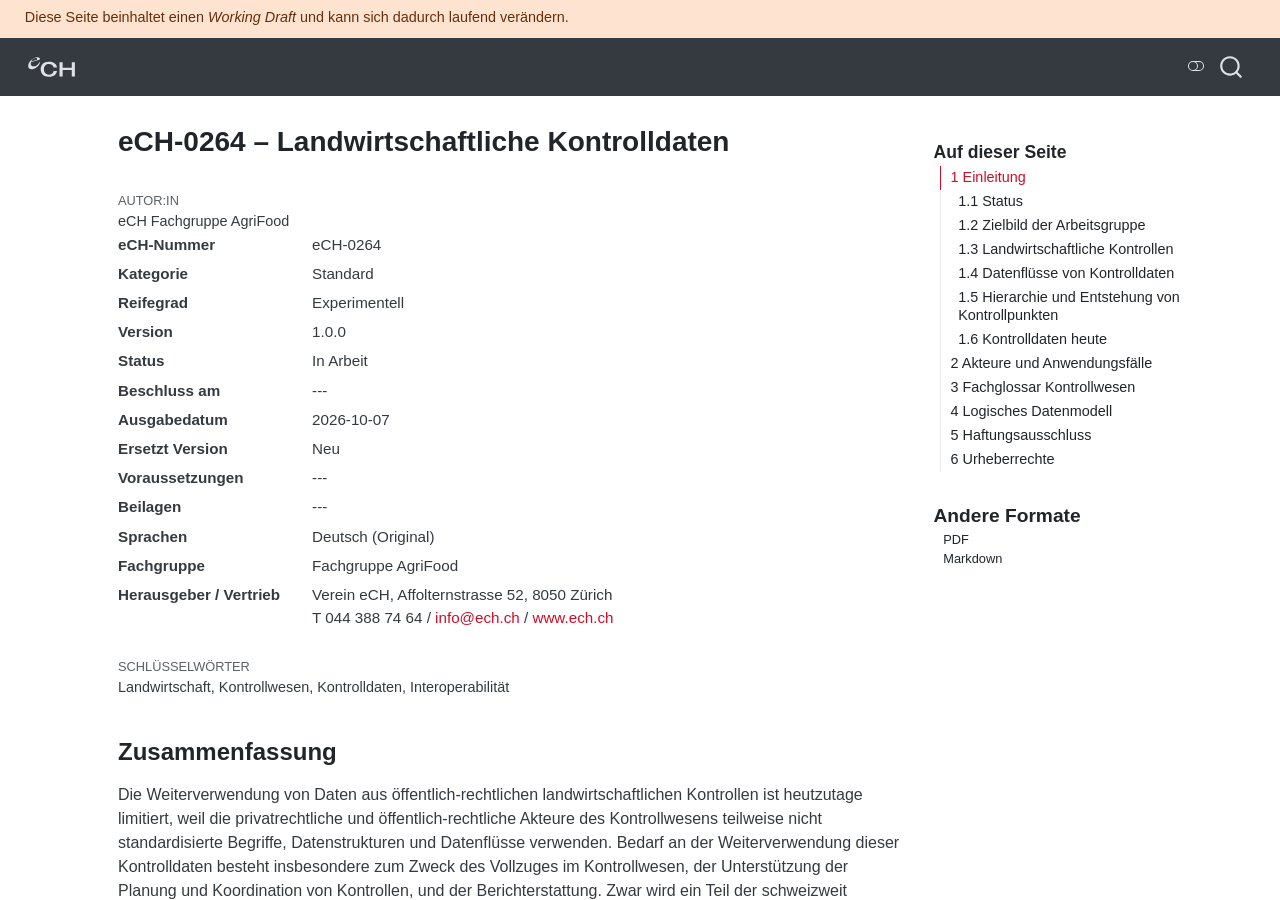
<file: index.html>
<html xmlns="http://www.w3.org/1999/xhtml">    
  <head>      
    <title>Redirect to de/index.html</title>      
    <meta http-equiv="refresh" content="0;URL='de/index.html'" />    
  </head>    
  <body> 
  </body>  
</html>
</file>
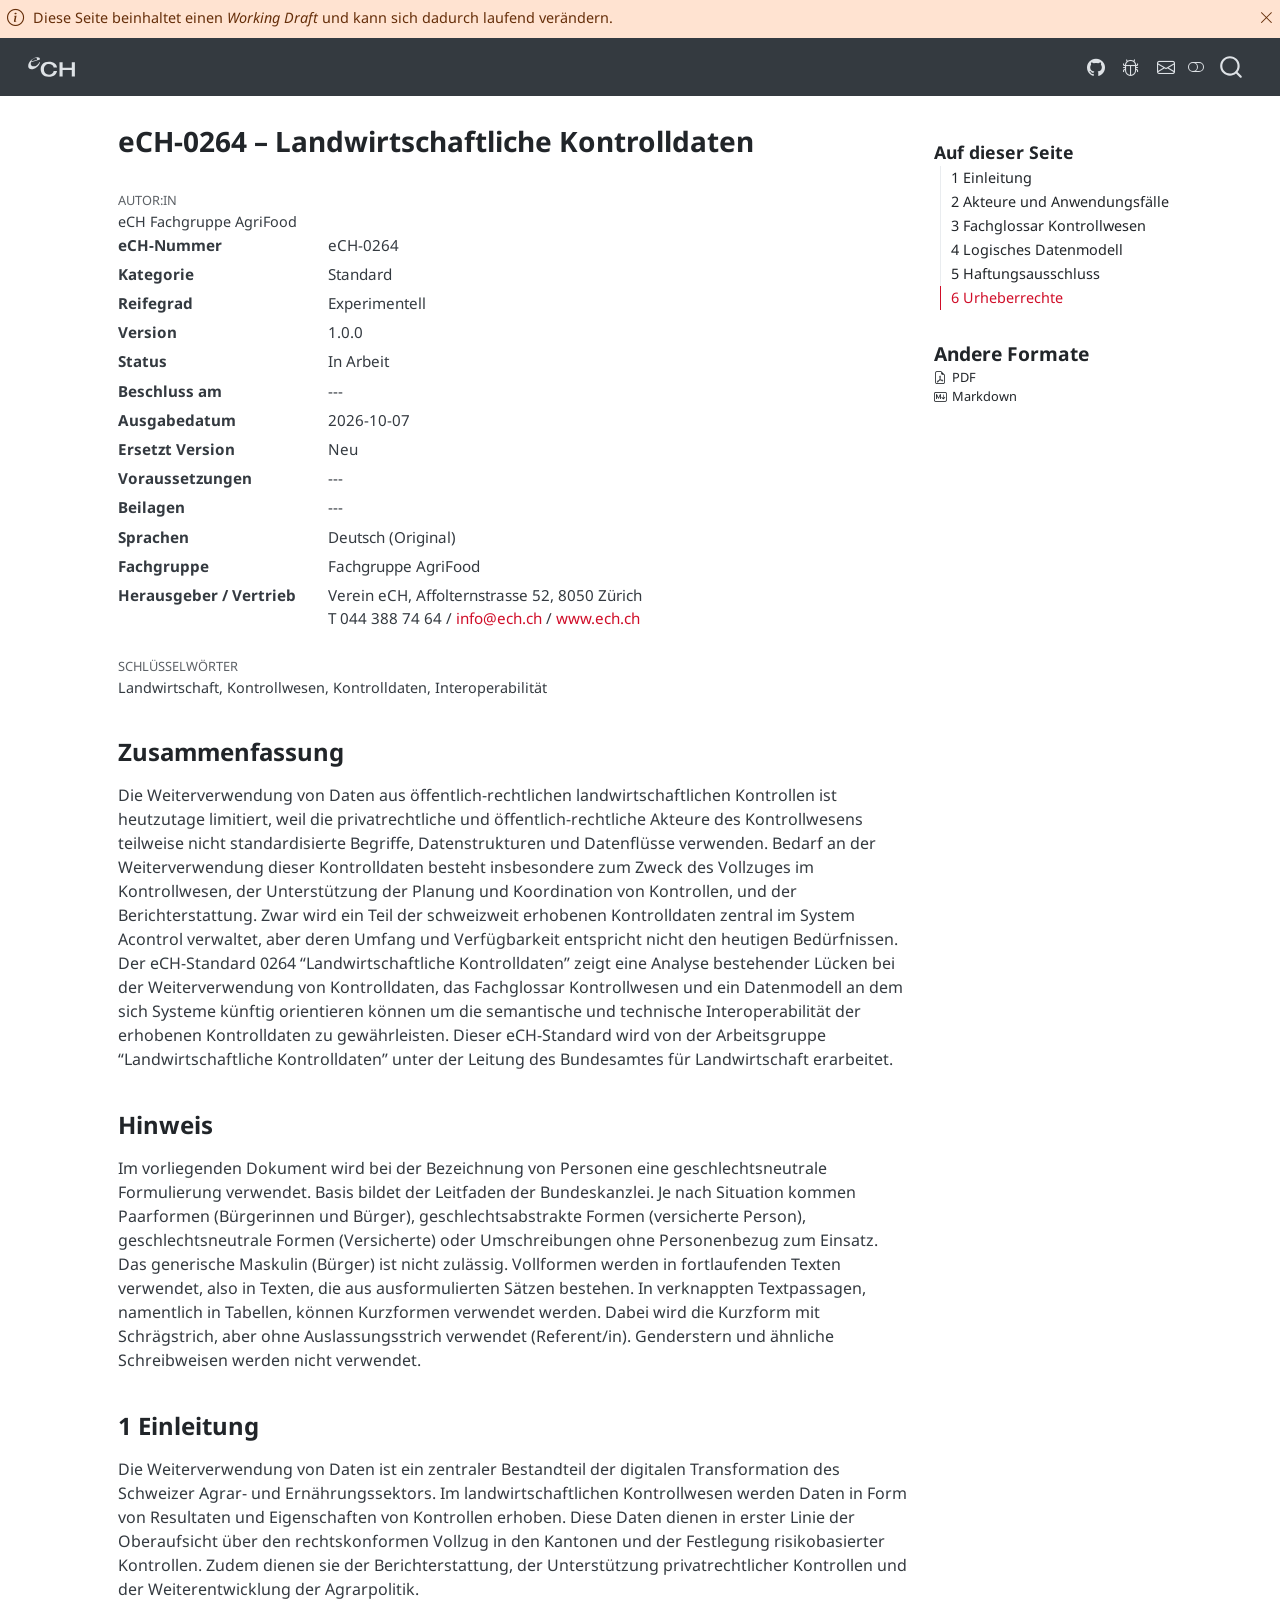
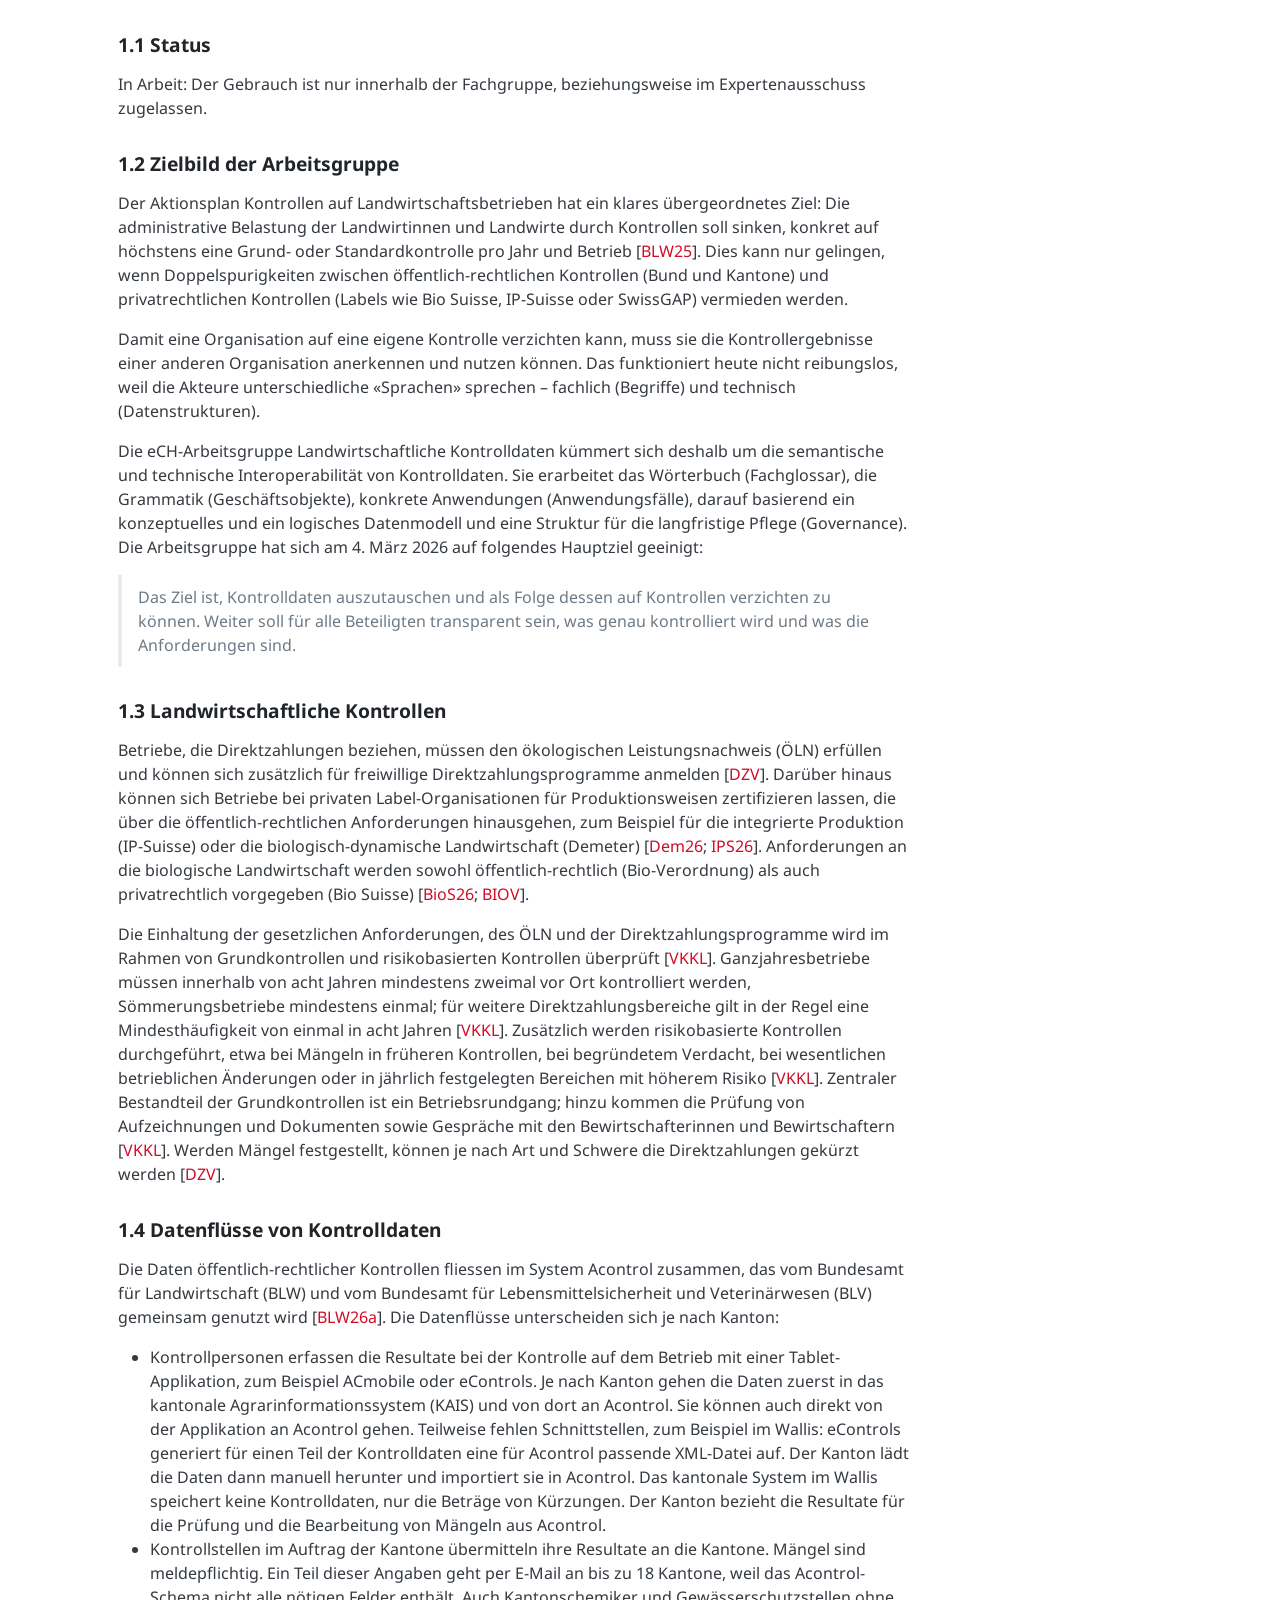
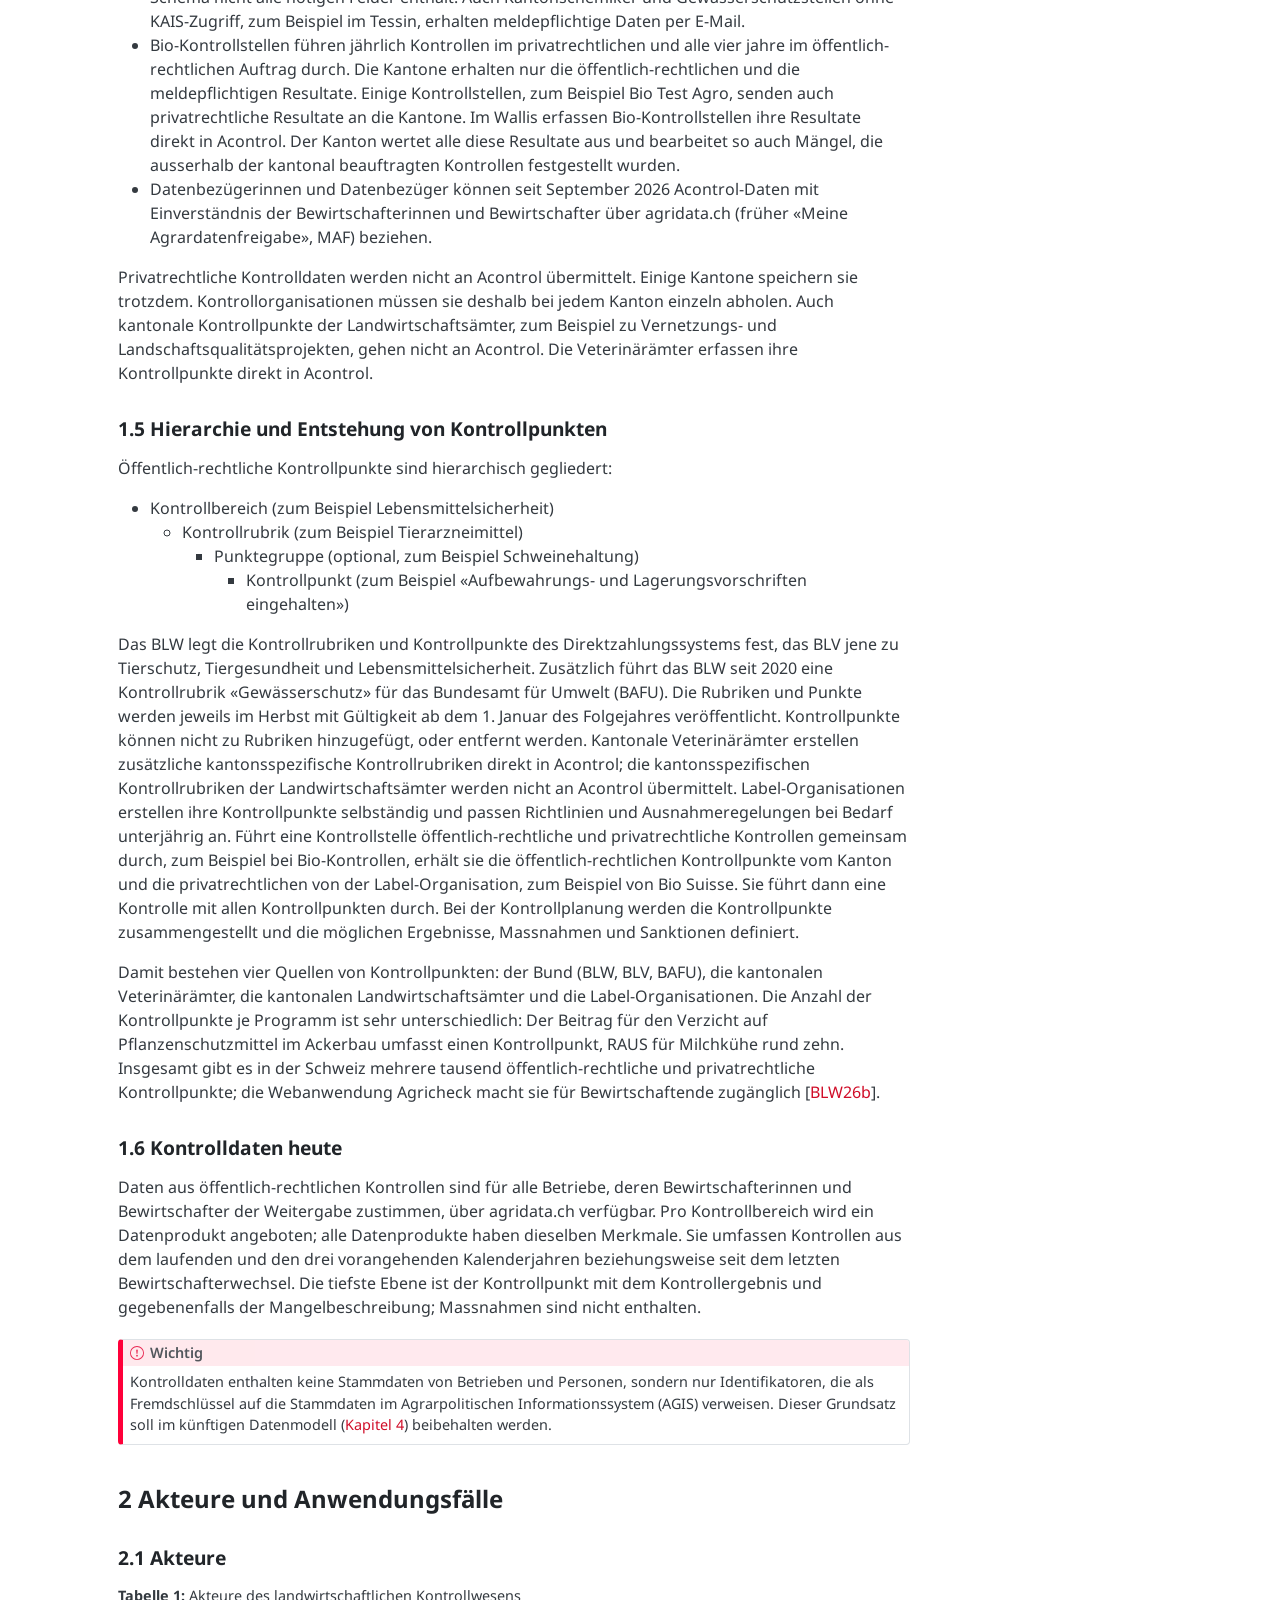
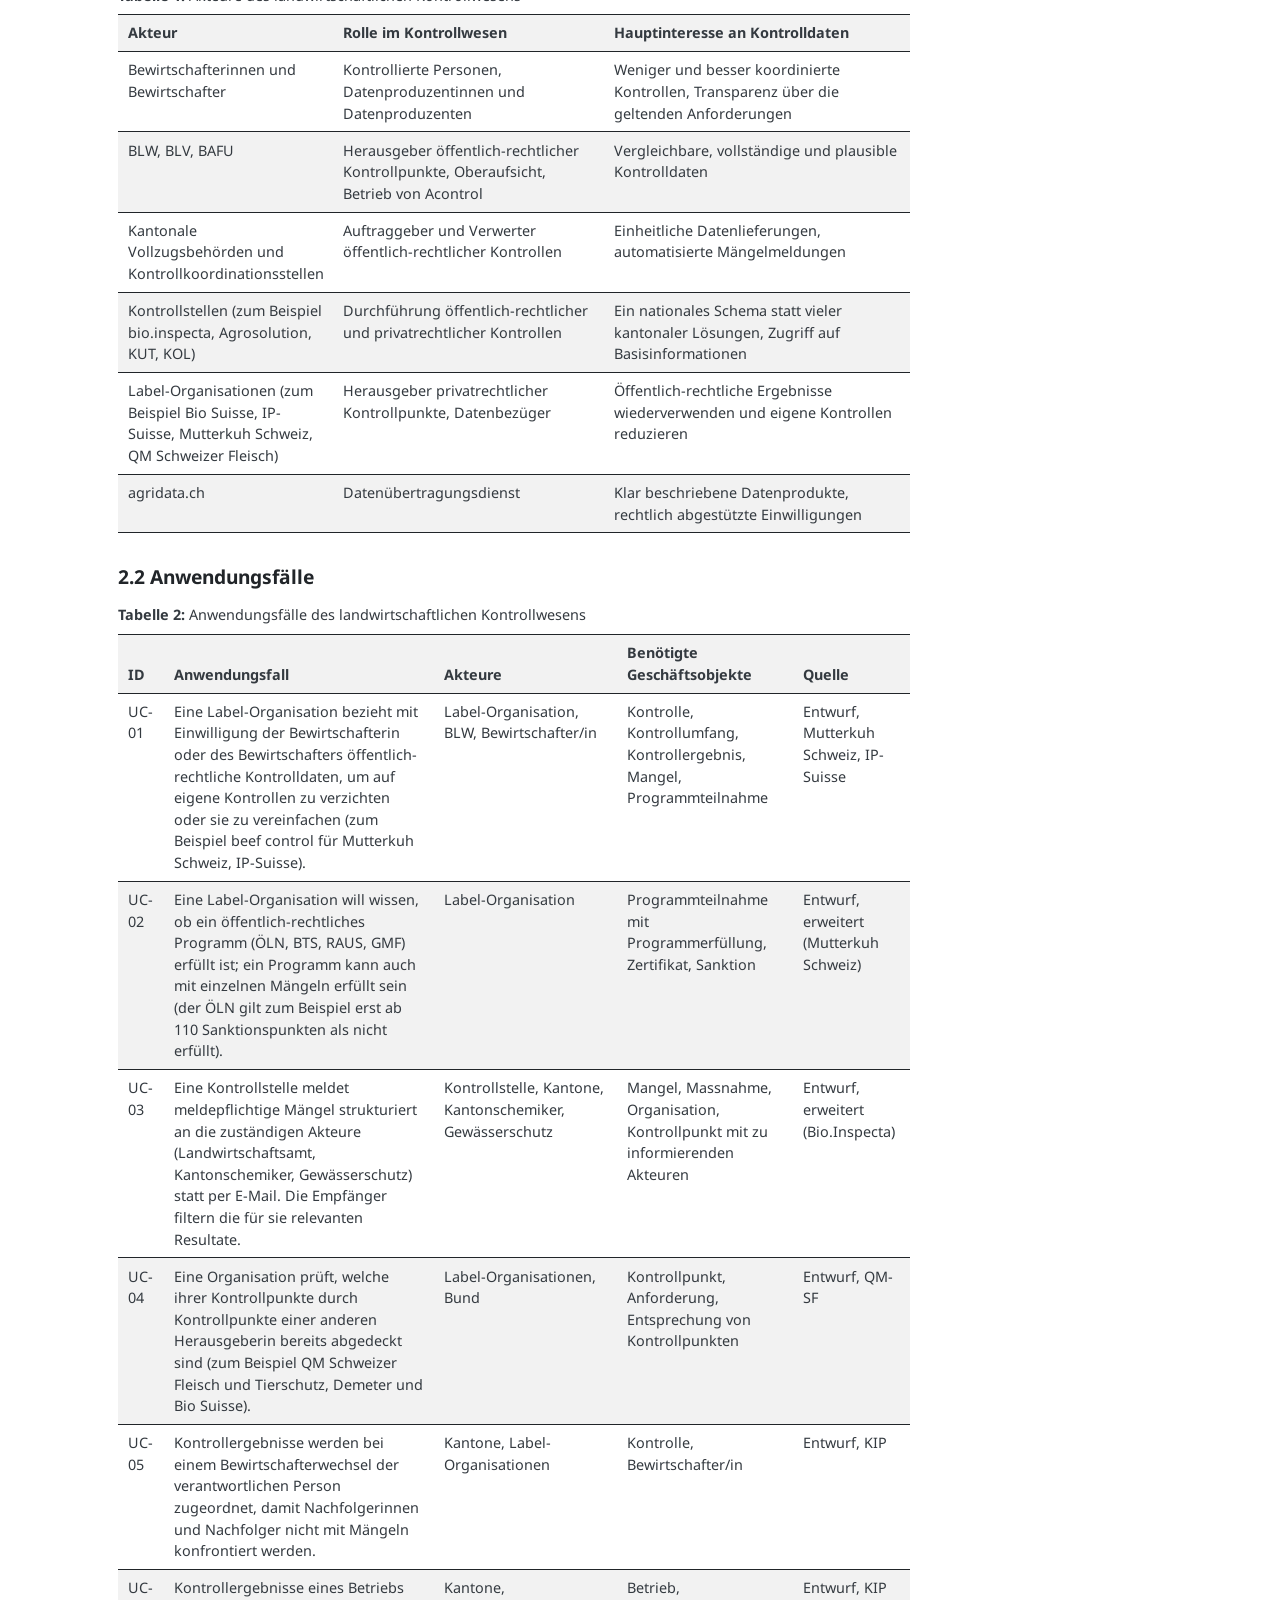
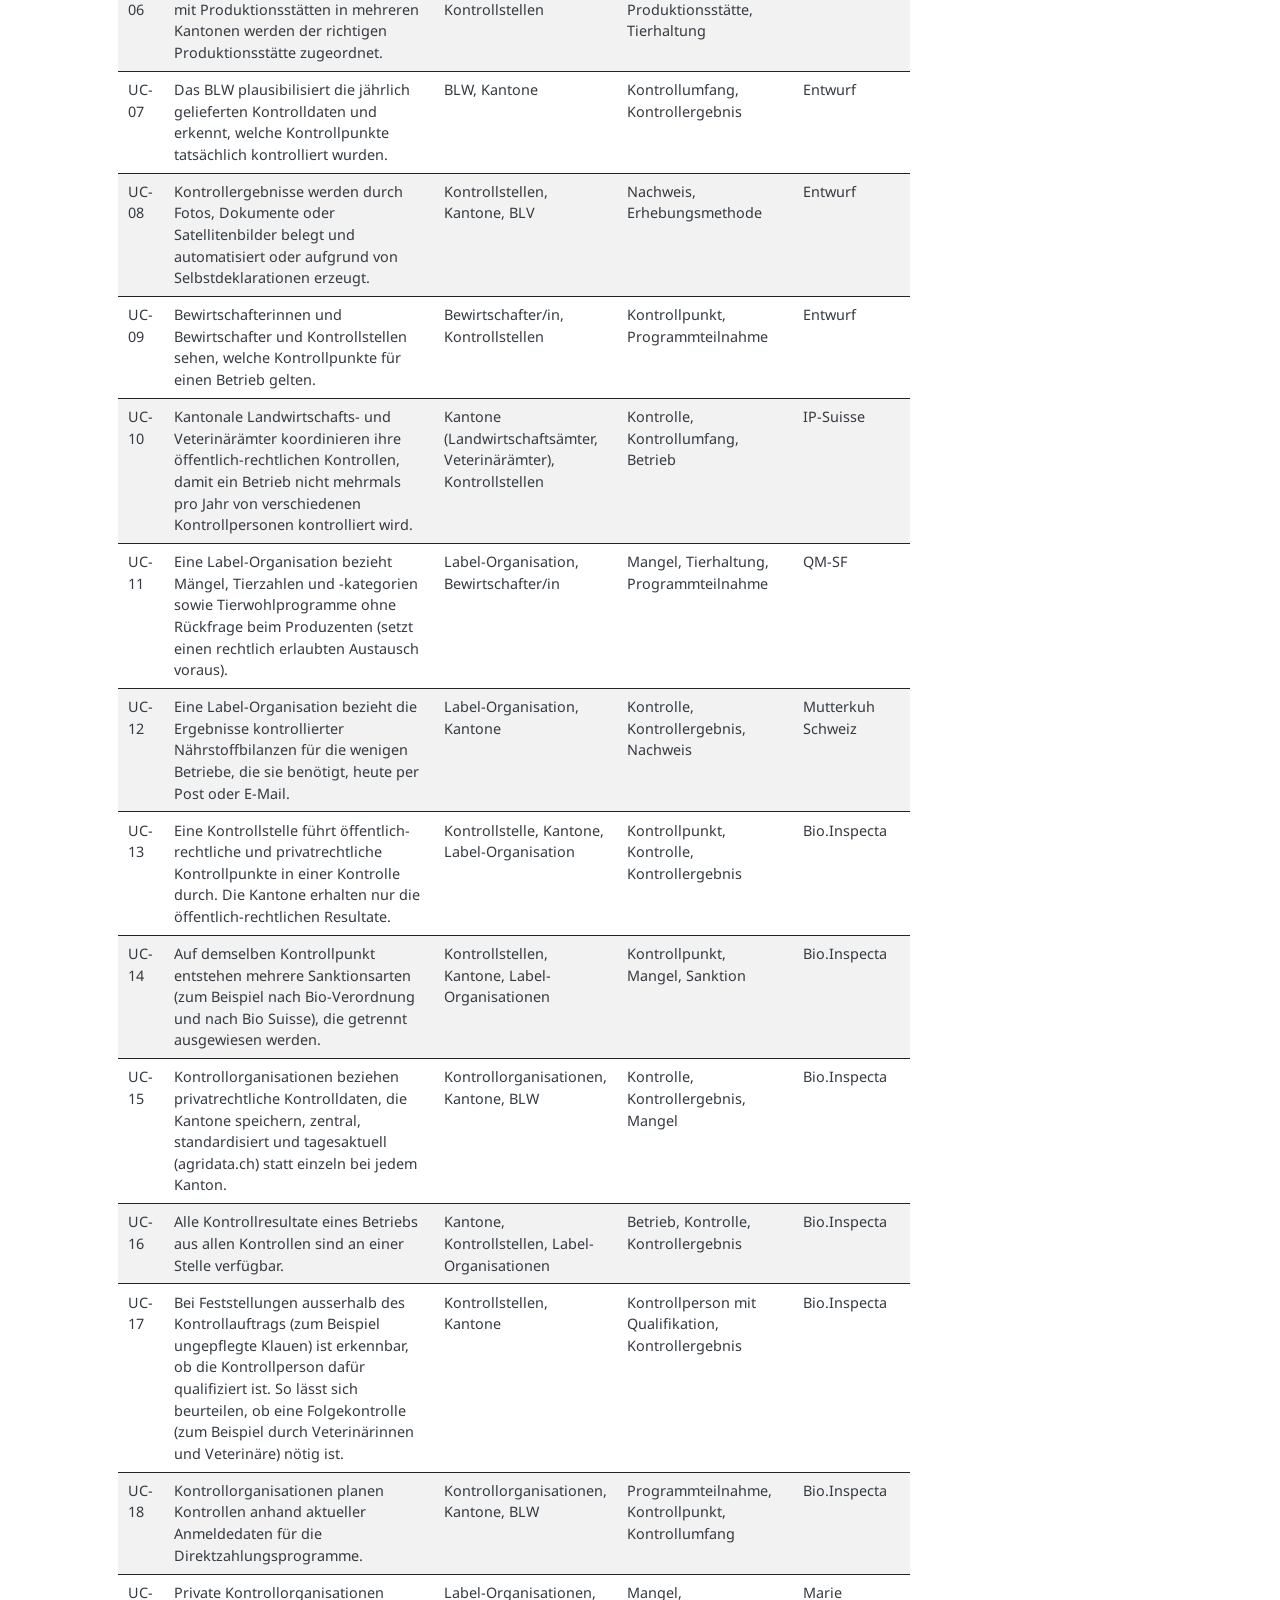
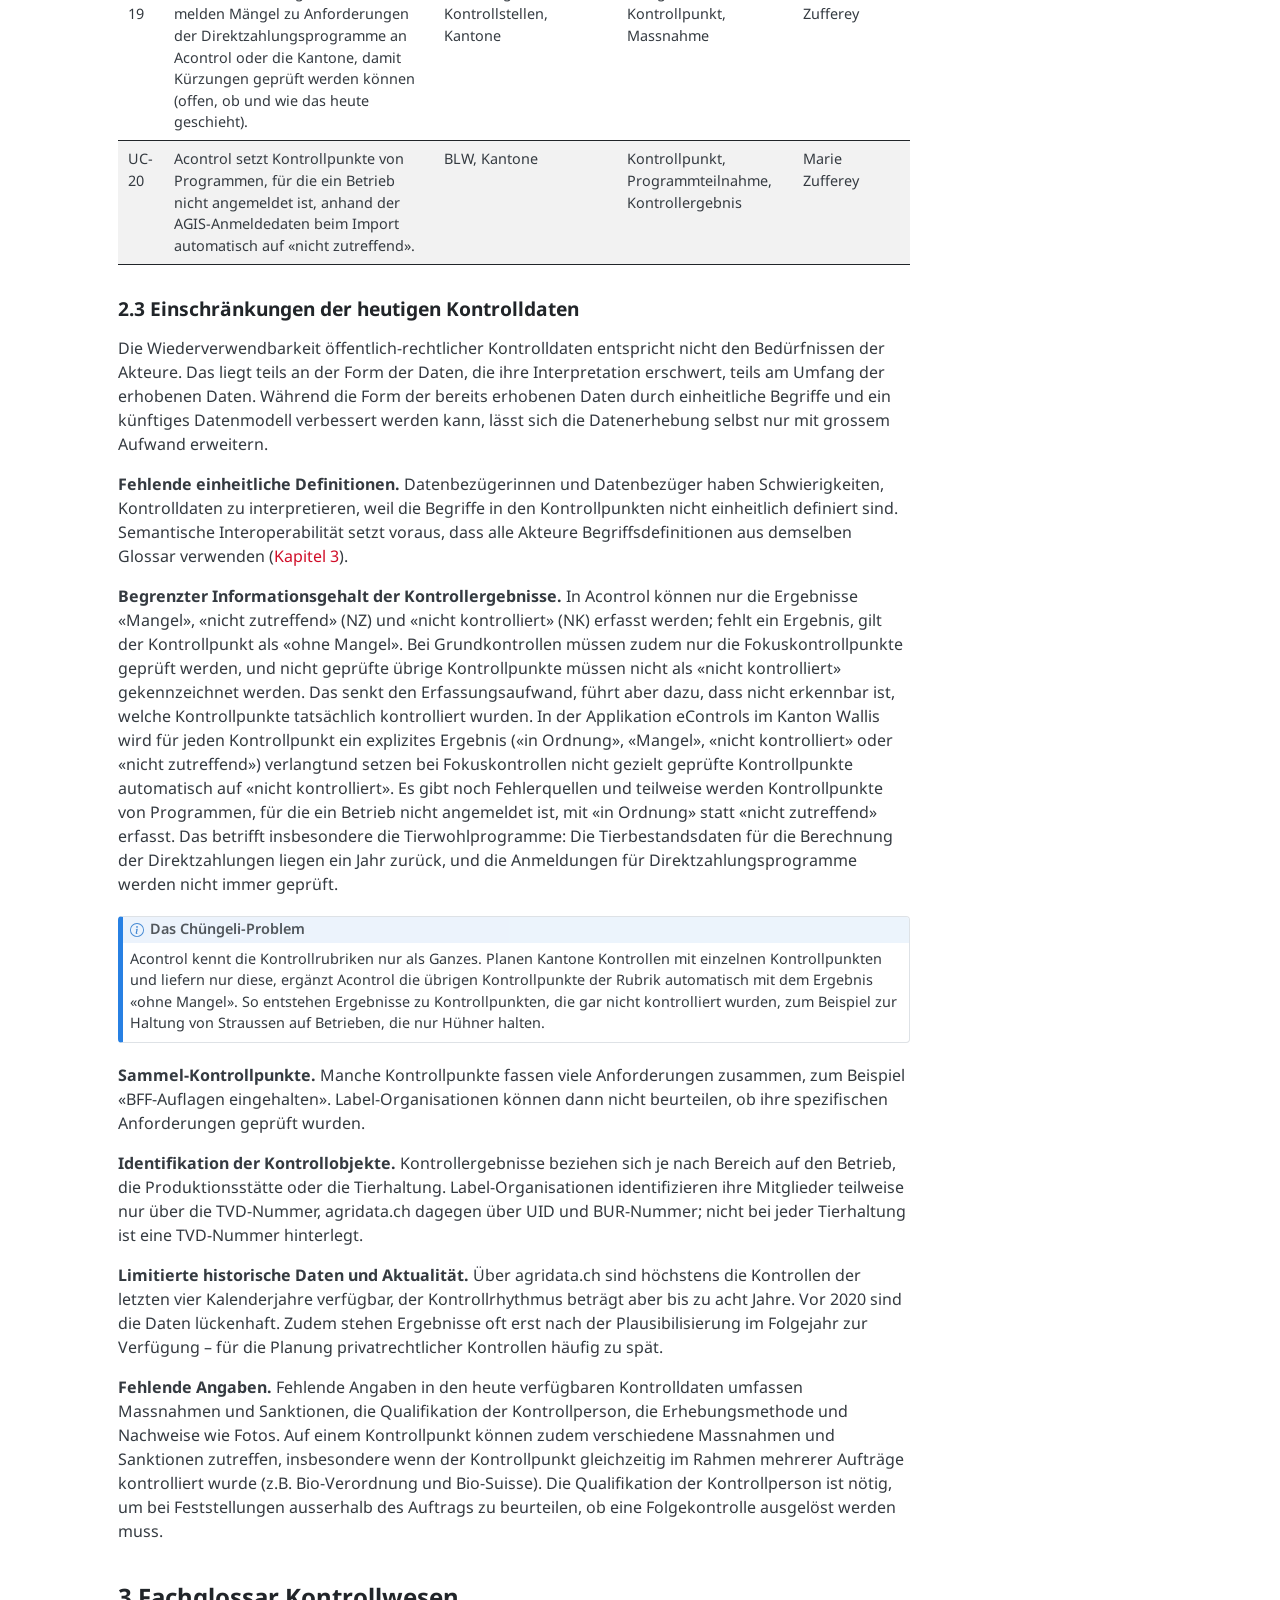
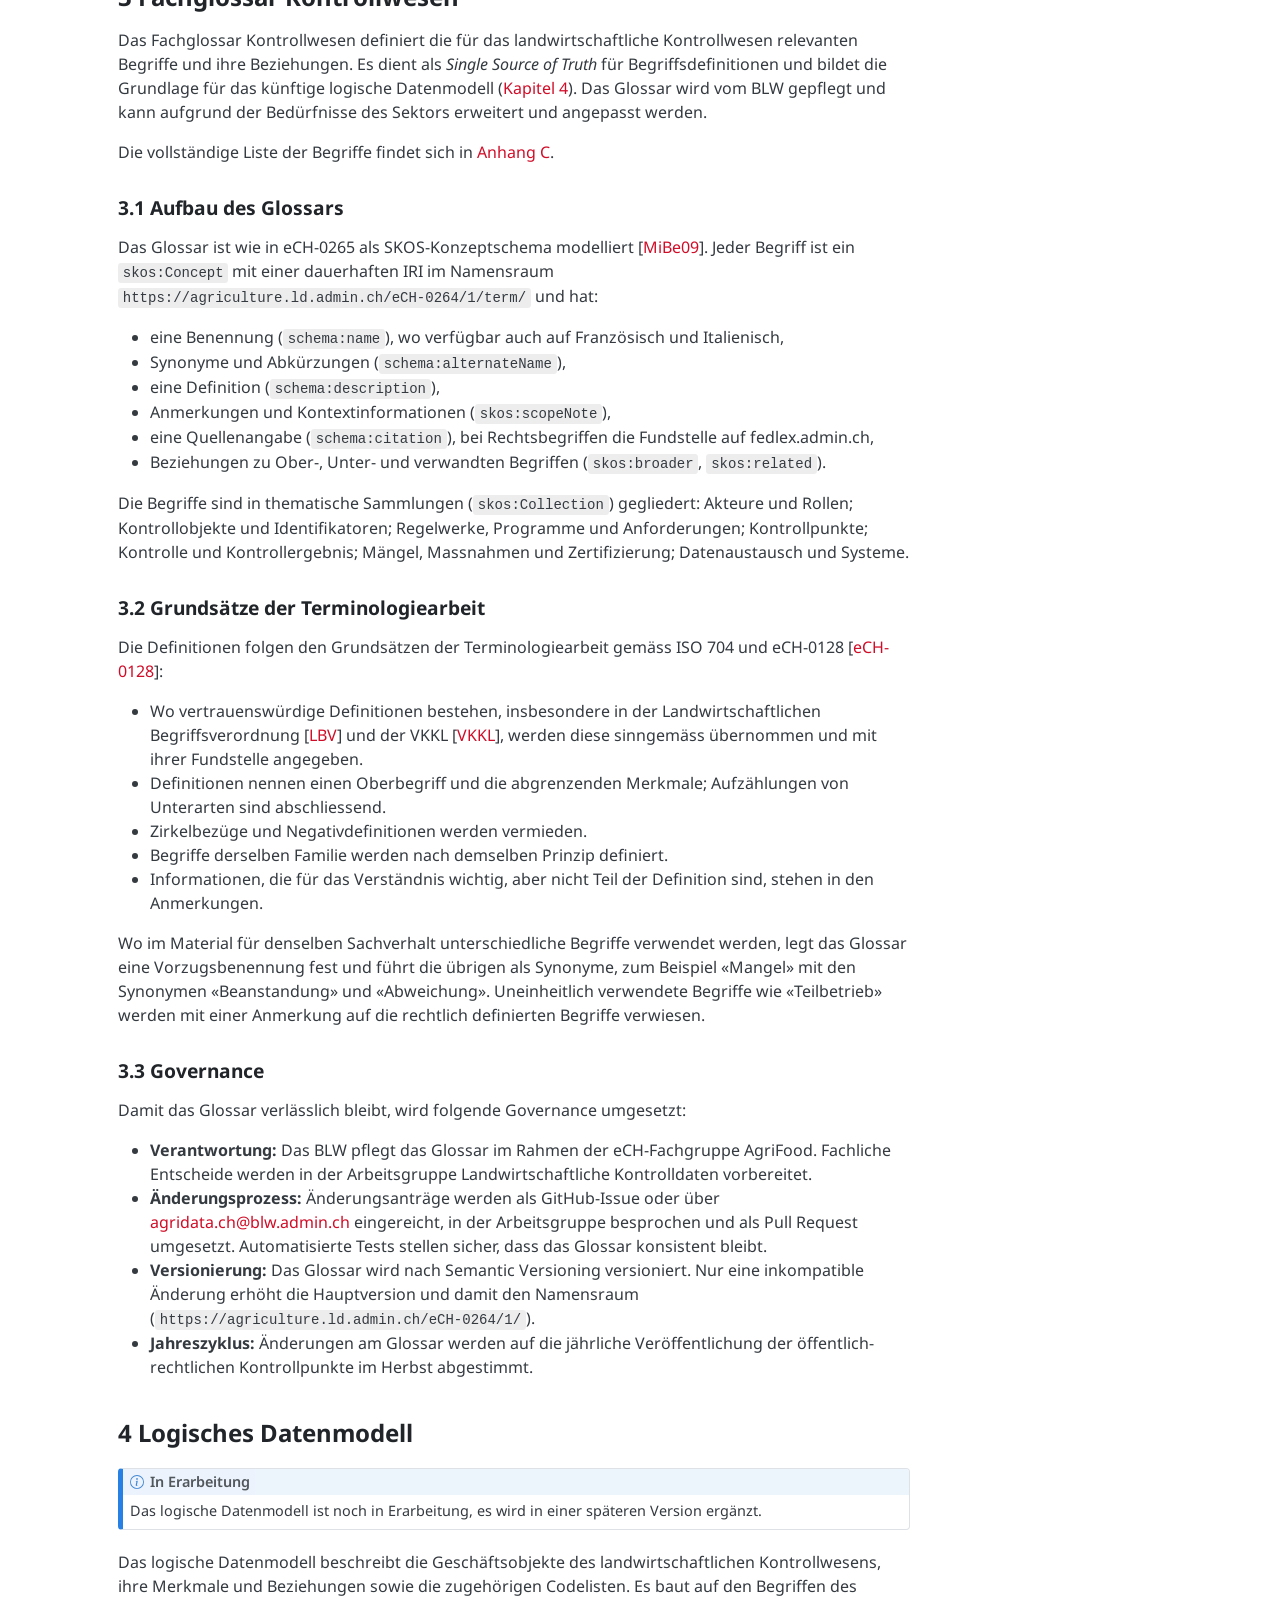
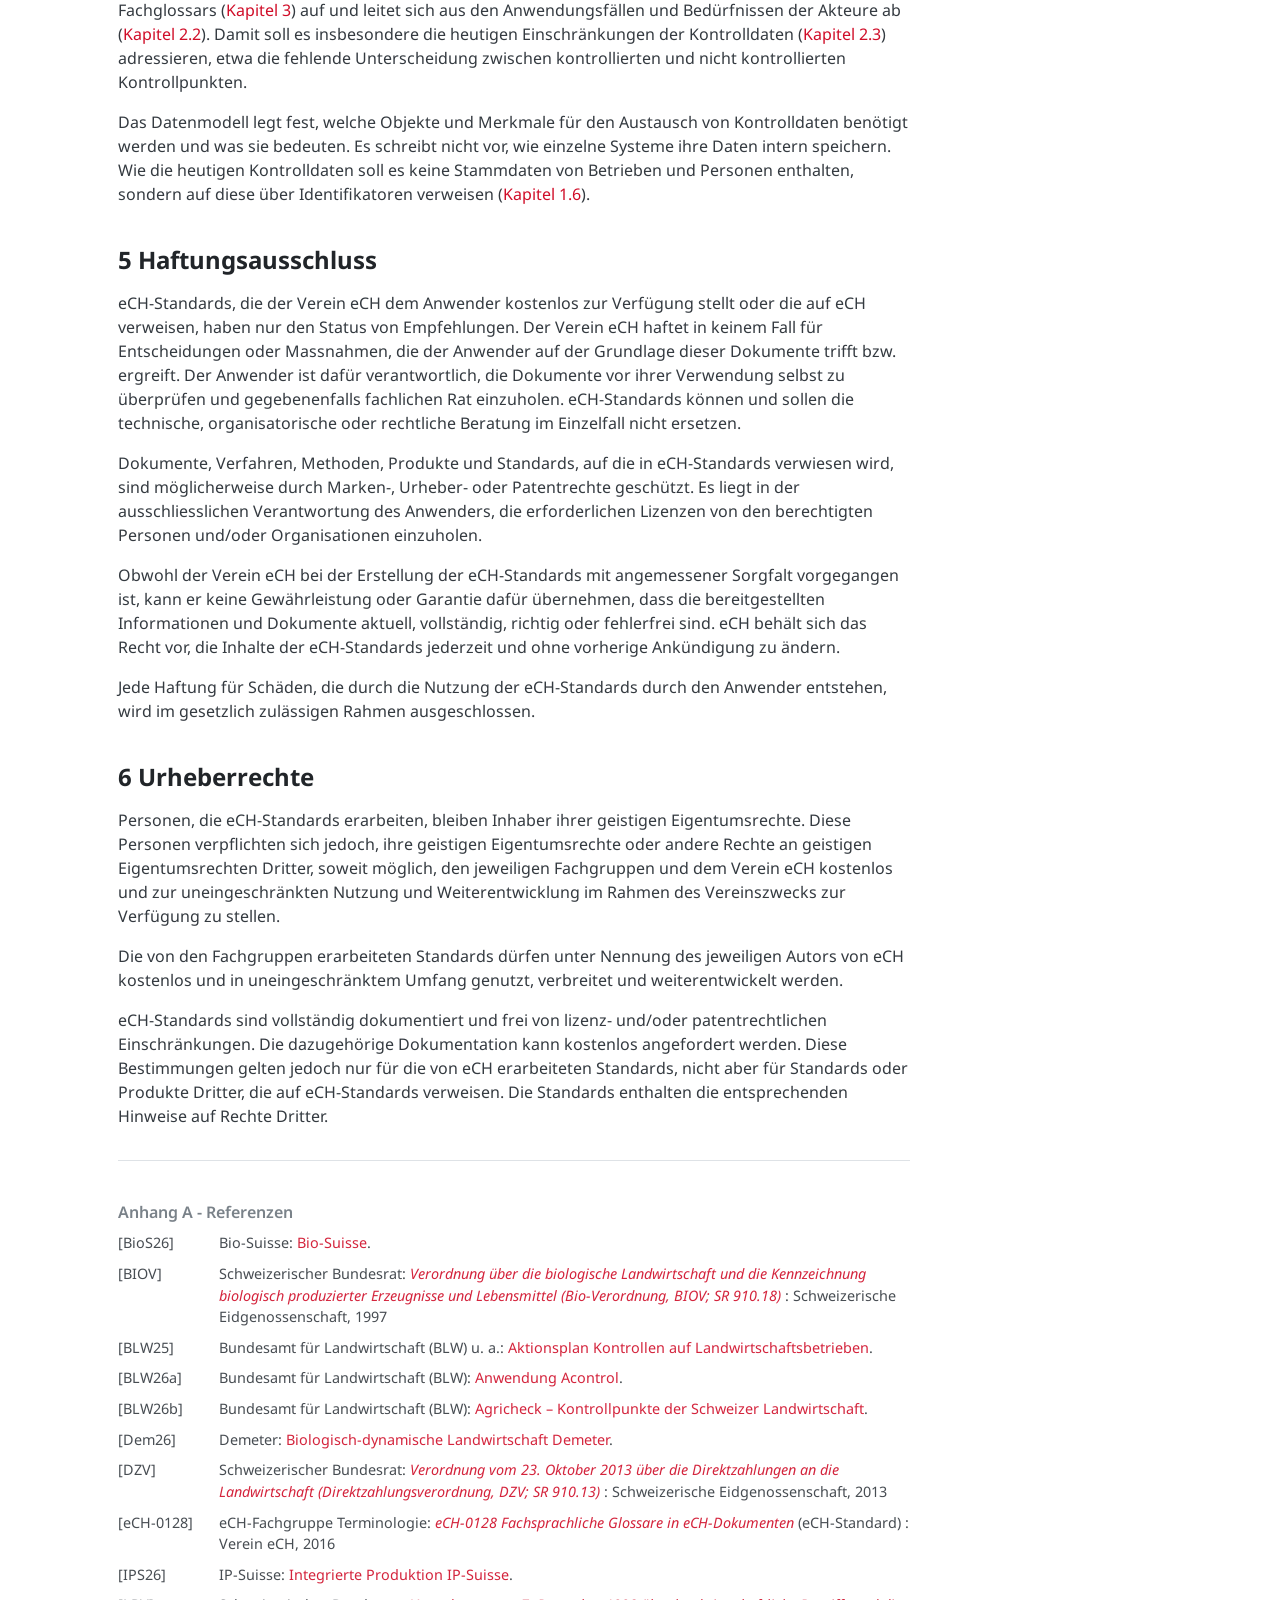
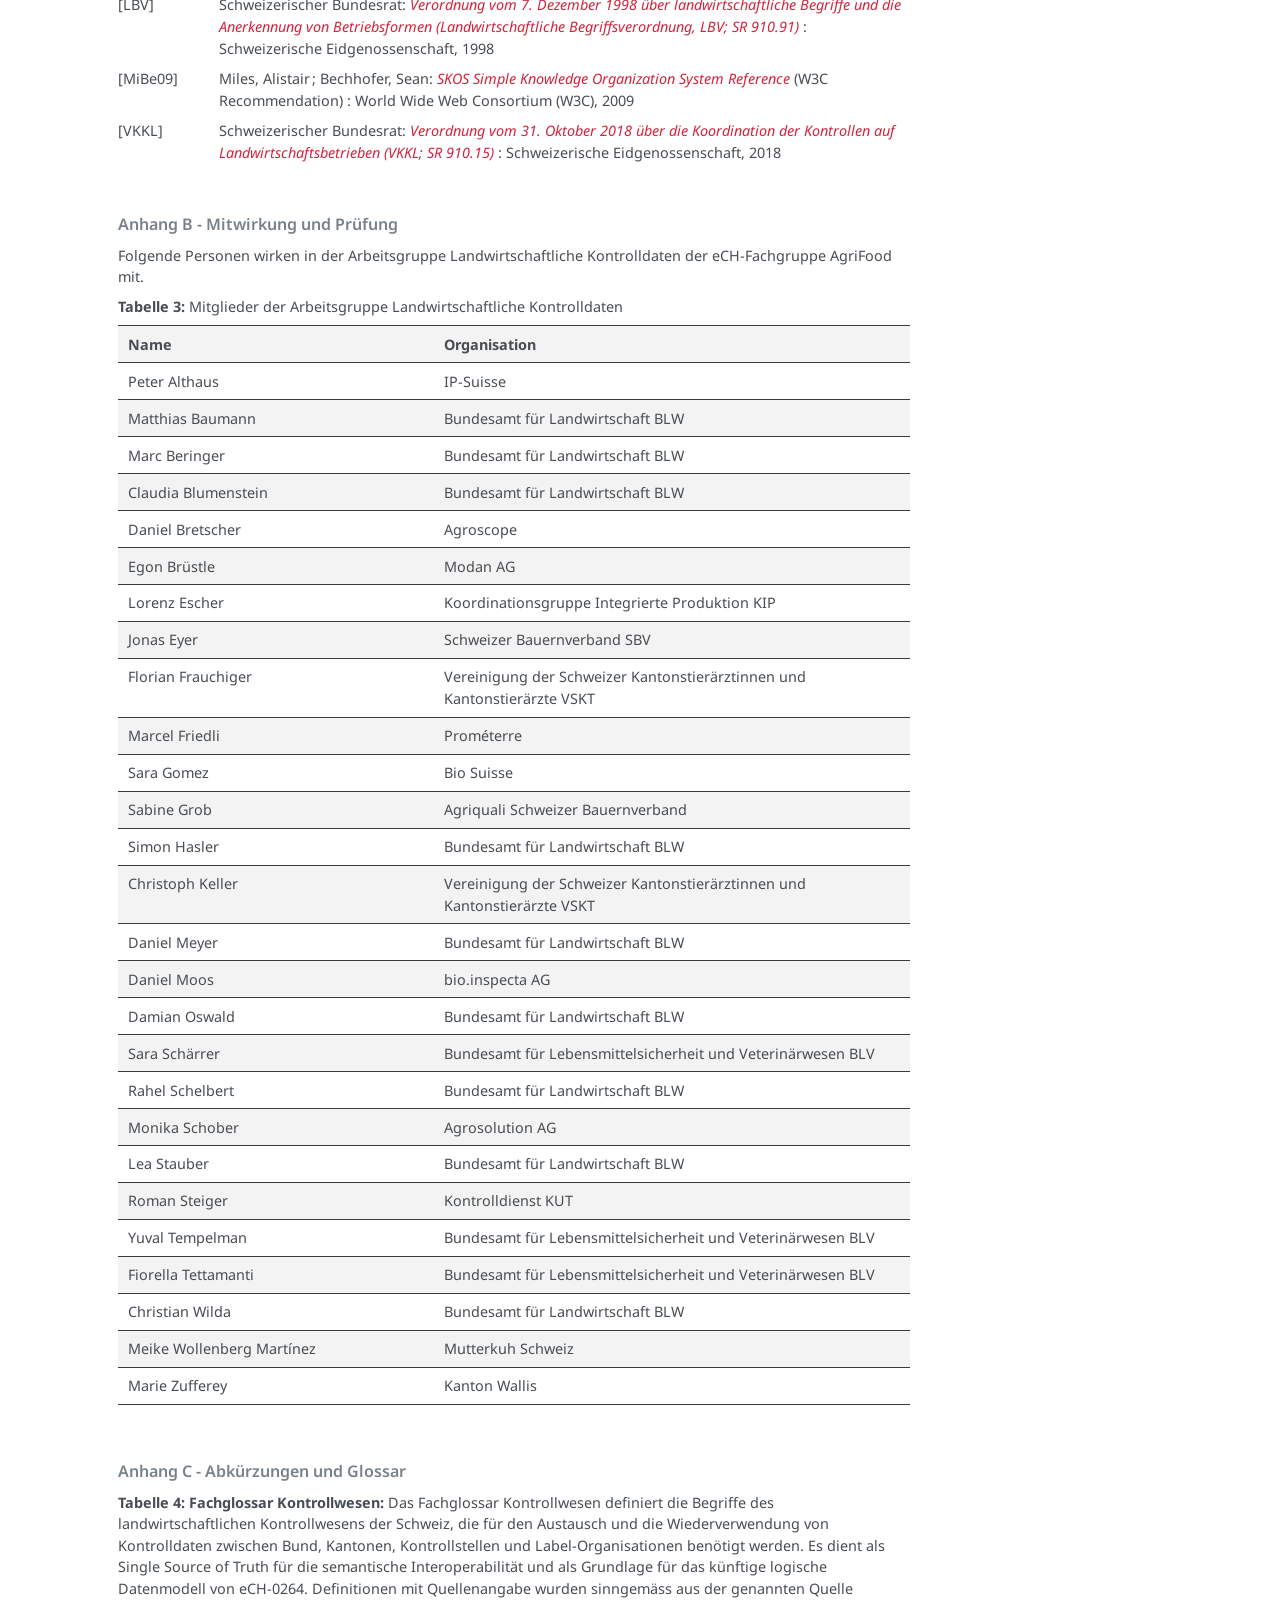
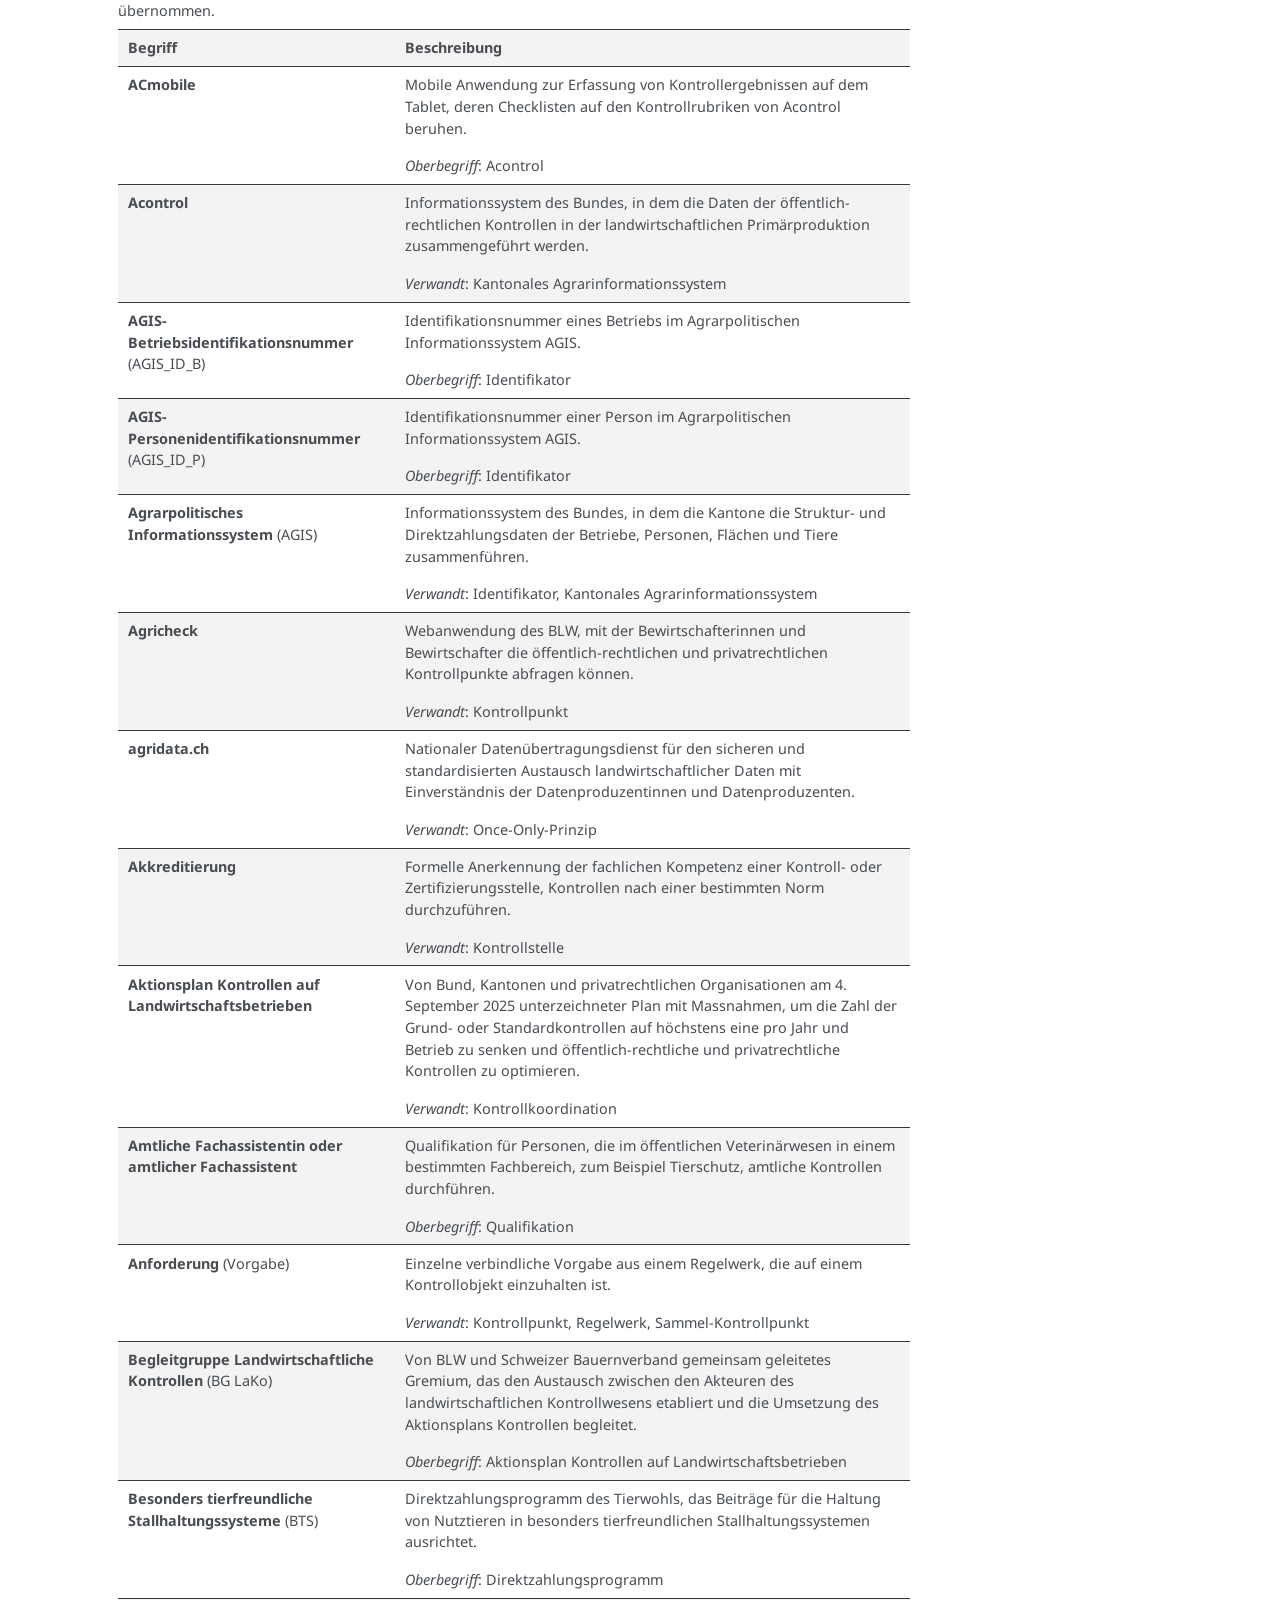
<file: de/index.html>
<!DOCTYPE html>
<html xmlns="http://www.w3.org/1999/xhtml" lang="de-CH" xml:lang="de-CH"><head>

<meta charset="utf-8">
<meta name="generator" content="quarto-1.10.19">

<meta name="viewport" content="width=device-width, initial-scale=1.0, user-scalable=yes">

<meta name="author" content="eCH Fachgruppe AgriFood">
<meta name="dcterms.date" content="2026-10-07">
<meta name="keywords" content="Landwirtschaft, Kontrollwesen, Kontrolldaten, Interoperabilität">

<title>eCH-0264 – Landwirtschaftliche Kontrolldaten – eCH-0264 Version 1.0.0 (Working Draft)</title>
<style>
/* Default styles provided by pandoc.
** See https://pandoc.org/MANUAL.html#variables-for-html for config info.
*/
span.smallcaps{font-variant: small-caps;}
div.columns{display: flex; gap: 1.5em;}
div.column{flex: auto;}
@media screen {
div.columns{gap: min(4vw, 1.5em);}
div.column{overflow-x: auto;}
}
div.hanging-indent{margin-left: 1.5em; text-indent: -1.5em;}
ul.task-list{list-style: none;}
ul.task-list li input[type="checkbox"] {
  width: 0.8em;
  margin: 0 0.8em 0.2em -1em; /* quarto-specific, see https://github.com/quarto-dev/quarto-cli/issues/4556 */ 
  vertical-align: middle;
}
/* CSS for citations */
div.csl-bib-body { }
div.csl-entry {
  clear: both;
}
.hanging-indent div.csl-entry {
  margin-left:2em;
  text-indent:-2em;
}
div.csl-left-margin {
  min-width:2em;
  float:left;
}
div.csl-right-inline {
  margin-left:2em;
  padding-left:1em;
}
div.csl-indent {
  margin-left: 2em;
}</style>


<script src="../site_libs/quarto-nav/quarto-nav.js"></script>
<script src="../site_libs/quarto-nav/headroom.min.js"></script>
<script src="../site_libs/clipboard/clipboard.min.js"></script>
<script src="../site_libs/quarto-search/autocomplete.umd.js"></script>
<script src="../site_libs/quarto-search/fuse.min.js"></script>
<script src="../site_libs/quarto-search/quarto-search.js"></script>
<meta name="quarto:offset" content="../">
<link href="../assets/favicon.svg" rel="icon" type="image/svg+xml">
<script src="../site_libs/quarto-html/quarto.js" type="module"></script>
<script src="../site_libs/quarto-html/tabsets/tabsets.js" type="module"></script>
<script src="../site_libs/quarto-html/popper.min.js"></script>
<script src="../site_libs/quarto-html/tippy.umd.min.js"></script>
<script src="../site_libs/quarto-html/anchor.min.js"></script>
<link href="../site_libs/quarto-html/tippy.css" rel="stylesheet">
<link href="../site_libs/quarto-html/quarto-syntax-highlighting-5c1318cf63eba56dbef7ba16bc7d56f5.css" rel="stylesheet" class="quarto-color-scheme" id="quarto-text-highlighting-styles">
<link href="../site_libs/quarto-html/quarto-syntax-highlighting-dark-6453f418aeef366c23116eb9cb0b6816.css" rel="stylesheet" class="quarto-color-scheme quarto-color-alternate" id="quarto-text-highlighting-styles">
<link href="../site_libs/quarto-html/quarto-syntax-highlighting-5c1318cf63eba56dbef7ba16bc7d56f5.css" rel="stylesheet" class="quarto-color-scheme-extra" id="quarto-text-highlighting-styles">
<script src="../site_libs/bootstrap/bootstrap.min.js"></script>
<link href="../site_libs/bootstrap/bootstrap-icons.css" rel="stylesheet">
<link href="../site_libs/bootstrap/bootstrap-4e3e9719ee07071840381ae7d92f4e92.min.css" rel="stylesheet" append-hash="true" class="quarto-color-scheme" id="quarto-bootstrap" data-mode="light">
<link href="../site_libs/bootstrap/bootstrap-dark-5e4c517e5e144ebeab2ab970c0de43fa.min.css" rel="stylesheet" append-hash="true" class="quarto-color-scheme quarto-color-alternate" id="quarto-bootstrap" data-mode="dark">
<link href="../site_libs/bootstrap/bootstrap-4e3e9719ee07071840381ae7d92f4e92.min.css" rel="stylesheet" append-hash="true" class="quarto-color-scheme-extra" id="quarto-bootstrap" data-mode="light">
<script id="quarto-search-options" type="application/json">{
  "location": "navbar",
  "copy-button": false,
  "collapse-after": 3,
  "panel-placement": "end",
  "type": "overlay",
  "limit": 50,
  "keyboard-shortcut": [
    "f",
    "/",
    "s"
  ],
  "show-item-context": false,
  "language": {
    "search-no-results-text": "Keine Treffer",
    "search-matching-documents-text": "Treffer",
    "search-copy-link-title": "Link in die Suche kopieren",
    "search-hide-matches-text": "Zusätzliche Treffer verbergen",
    "search-more-match-text": "weitere Treffer in diesem Dokument",
    "search-more-matches-text": "weitere Treffer in diesem Dokument",
    "search-clear-button-title": "Zurücksetzen",
    "search-text-placeholder": "",
    "search-detached-cancel-button-title": "Abbrechen",
    "search-submit-button-title": "Abschicken",
    "search-label": "Suchen"
  }
}</script>


</head>

<body class="nav-fixed quarto-light"><script id="quarto-html-before-body" type="application/javascript">
    const toggleBodyColorMode = (bsSheetEl) => {
      const mode = bsSheetEl.getAttribute("data-mode");
      const bodyEl = window.document.querySelector("body");
      if (mode === "dark") {
        bodyEl.classList.add("quarto-dark");
        bodyEl.classList.remove("quarto-light");
      } else {
        bodyEl.classList.add("quarto-light");
        bodyEl.classList.remove("quarto-dark");
      }
    }
    const toggleBodyColorPrimary = () => {
      const bsSheetEl = window.document.querySelector("link#quarto-bootstrap:not([rel=disabled-stylesheet])");
      if (bsSheetEl) {
        toggleBodyColorMode(bsSheetEl);
      }
    }
    const setColorSchemeToggle = (alternate) => {
      const toggles = window.document.querySelectorAll('.quarto-color-scheme-toggle');
      for (let i=0; i < toggles.length; i++) {
        const toggle = toggles[i];
        if (toggle) {
          if (alternate) {
            toggle.classList.add("alternate");
          } else {
            toggle.classList.remove("alternate");
          }
        }
      }
    };
    const toggleColorMode = (alternate) => {
      // Switch the stylesheets
      const primaryStylesheets = window.document.querySelectorAll('link.quarto-color-scheme:not(.quarto-color-alternate)');
      const alternateStylesheets = window.document.querySelectorAll('link.quarto-color-scheme.quarto-color-alternate');
      manageTransitions('#quarto-margin-sidebar .nav-link', false);
      if (alternate) {
        // note: dark is layered on light, we don't disable primary!
        enableStylesheet(alternateStylesheets);
        for (const sheetNode of alternateStylesheets) {
          if (sheetNode.id === "quarto-bootstrap") {
            toggleBodyColorMode(sheetNode);
          }
        }
      } else {
        disableStylesheet(alternateStylesheets);
        enableStylesheet(primaryStylesheets)
        toggleBodyColorPrimary();
      }
      manageTransitions('#quarto-margin-sidebar .nav-link', true);
      // Switch the toggles
      setColorSchemeToggle(alternate)
      // Hack to workaround the fact that safari doesn't
      // properly recolor the scrollbar when toggling (#1455)
      if (navigator.userAgent.indexOf('Safari') > 0 && navigator.userAgent.indexOf('Chrome') == -1) {
        manageTransitions("body", false);
        window.scrollTo(0, 1);
        setTimeout(() => {
          window.scrollTo(0, 0);
          manageTransitions("body", true);
        }, 40);
      }
    }
    const disableStylesheet = (stylesheets) => {
      for (let i=0; i < stylesheets.length; i++) {
        const stylesheet = stylesheets[i];
        stylesheet.rel = 'disabled-stylesheet';
      }
    }
    const enableStylesheet = (stylesheets) => {
      for (let i=0; i < stylesheets.length; i++) {
        const stylesheet = stylesheets[i];
        if(stylesheet.rel !== 'stylesheet') { // for Chrome, which will still FOUC without this check
          stylesheet.rel = 'stylesheet';
        }
      }
    }
    const manageTransitions = (selector, allowTransitions) => {
      const els = window.document.querySelectorAll(selector);
      for (let i=0; i < els.length; i++) {
        const el = els[i];
        if (allowTransitions) {
          el.classList.remove('notransition');
        } else {
          el.classList.add('notransition');
        }
      }
    }
    const isFileUrl = () => {
      return window.location.protocol === 'file:';
    }
    const hasAlternateSentinel = () => {
      let styleSentinel = getColorSchemeSentinel();
      if (styleSentinel !== null) {
        return styleSentinel === "alternate";
      } else {
        return false;
      }
    }
    const setStyleSentinel = (alternate) => {
      const value = alternate ? "alternate" : "default";
      if (!isFileUrl()) {
        window.localStorage.setItem("quarto-color-scheme", value);
      } else {
        localAlternateSentinel = value;
      }
    }
    const getColorSchemeSentinel = () => {
      if (!isFileUrl()) {
        const storageValue = window.localStorage.getItem("quarto-color-scheme");
        return storageValue != null ? storageValue : localAlternateSentinel;
      } else {
        return localAlternateSentinel;
      }
    }
    const toggleGiscusIfUsed = (isAlternate, darkModeDefault) => {
      const baseTheme = document.querySelector('#giscus-base-theme')?.value ?? 'light';
      const alternateTheme = document.querySelector('#giscus-alt-theme')?.value ?? 'dark';
      let newTheme = '';
      if(authorPrefersDark) {
        newTheme = isAlternate ? baseTheme : alternateTheme;
      } else {
        newTheme = isAlternate ? alternateTheme : baseTheme;
      }
      const changeGiscusTheme = () => {
        // From: https://github.com/giscus/giscus/issues/336
        const sendMessage = (message) => {
          const iframe = document.querySelector('iframe.giscus-frame');
          if (!iframe) return;
          iframe.contentWindow.postMessage({ giscus: message }, 'https://giscus.app');
        }
        sendMessage({
          setConfig: {
            theme: newTheme
          }
        });
      }
      const isGiscussLoaded = window.document.querySelector('iframe.giscus-frame') !== null;
      if (isGiscussLoaded) {
        changeGiscusTheme();
      }
    };
    const authorPrefersDark = false;
    const darkModeDefault = authorPrefersDark;
      document.querySelector('link#quarto-text-highlighting-styles.quarto-color-scheme-extra').rel = 'disabled-stylesheet';
      document.querySelector('link#quarto-bootstrap.quarto-color-scheme-extra').rel = 'disabled-stylesheet';
    let localAlternateSentinel = darkModeDefault ? 'alternate' : 'default';
    // Dark / light mode switch
    window.quartoToggleColorScheme = () => {
      // Read the current dark / light value
      let toAlternate = !hasAlternateSentinel();
      toggleColorMode(toAlternate);
      setStyleSentinel(toAlternate);
      toggleGiscusIfUsed(toAlternate, darkModeDefault);
      window.dispatchEvent(new Event('resize'));
    };
    // Switch to dark mode if need be
    if (hasAlternateSentinel()) {
      toggleColorMode(true);
    } else {
      toggleColorMode(false);
    }
  </script>

<div id="quarto-search-results"></div>
  <header id="quarto-header" class="headroom fixed-top">
    <div id="quarto-announcement" data-announcement-id="d85d7a68f431d7b9206e2ebded472254" class="alert alert-warning hidden"><i class="bi bi-info-circle quarto-announcement-icon"></i><div class="quarto-announcement-content">
<p>Diese Seite beinhaltet einen <em>Working Draft</em> und kann sich dadurch laufend verändern.</p>
</div><i class="bi bi-x-lg quarto-announcement-action"></i></div>
    <nav class="navbar navbar-expand-lg " data-bs-theme="dark">
      <div class="navbar-container container-fluid">
      <div class="navbar-brand-container mx-auto">
    <a href="../index.html" class="navbar-brand navbar-brand-logo">
    <img src="../assets/ech.svg" alt="eCH" class="navbar-logo light-content">
    <img src="../assets/ech.svg" alt="eCH" class="navbar-logo dark-content">
    </a>
  </div>
            <div id="quarto-search" class="" title="Suchen"></div>
          <button class="navbar-toggler" type="button" data-bs-toggle="collapse" data-bs-target="#navbarCollapse" aria-controls="navbarCollapse" role="menu" aria-expanded="false" aria-label="Navigation umschalten" onclick="if (window.quartoToggleHeadroom) { window.quartoToggleHeadroom(); }">
  <span class="navbar-toggler-icon"></span>
</button>
          <div class="collapse navbar-collapse" id="navbarCollapse">
            <ul class="navbar-nav navbar-nav-scroll ms-auto">
  <li class="nav-item compact">
    <a class="nav-link" href="https://github.com/blw-ofag-ufag/eCH-0264"> <i class="bi bi-github" role="img" aria-label="GitHub">
</i> 
<span class="menu-text"></span></a>
  </li>  
  <li class="nav-item compact">
    <a class="nav-link" href="https://github.com/blw-ofag-ufag/eCH-0264/issues/new"> <i class="bi bi-bug" role="img" aria-label="Issue">
</i> 
<span class="menu-text"></span></a>
  </li>  
  <li class="nav-item compact">
    <a class="nav-link" href="mailto:agridata.ch@blw.admin.ch"> <i class="bi bi-envelope" role="img" aria-label="Contact">
</i> 
<span class="menu-text"></span></a>
  </li>  
</ul>
          </div> <!-- /navcollapse -->
            <div class="quarto-navbar-tools">
  <a href="" class="quarto-color-scheme-toggle quarto-navigation-tool  px-1" onclick="window.quartoToggleColorScheme(); return false;" title="Dunkelmodus umschalten"><i class="bi"></i></a>
</div>
      </div> <!-- /container-fluid -->
    </nav>
</header>
<!-- content -->
<div id="quarto-content" class="quarto-container page-columns page-rows-contents page-layout-article page-navbar">
<!-- sidebar -->
<!-- margin-sidebar -->
    <div id="quarto-margin-sidebar" class="sidebar margin-sidebar">
        <nav id="TOC" role="doc-toc" class="toc-active">
    <h2 id="toc-title">Auf dieser Seite</h2>
   
  <ul class="collapse">
  <li><a href="#sec-introduction" id="toc-sec-introduction" class="nav-link active" data-scroll-target="#sec-introduction"><span class="header-section-number">1</span> Einleitung</a>
  <ul class="collapse">
  <li><a href="#sec-status" id="toc-sec-status" class="nav-link" data-scroll-target="#sec-status"><span class="header-section-number">1.1</span> Status</a></li>
  <li><a href="#sec-target-picture" id="toc-sec-target-picture" class="nav-link" data-scroll-target="#sec-target-picture"><span class="header-section-number">1.2</span> Zielbild der Arbeitsgruppe</a></li>
  <li><a href="#sec-agricultural-inspections" id="toc-sec-agricultural-inspections" class="nav-link" data-scroll-target="#sec-agricultural-inspections"><span class="header-section-number">1.3</span> Landwirtschaftliche Kontrollen</a></li>
  <li><a href="#sec-data-flows" id="toc-sec-data-flows" class="nav-link" data-scroll-target="#sec-data-flows"><span class="header-section-number">1.4</span> Datenflüsse von Kontrolldaten</a></li>
  <li><a href="#sec-control-point-hierarchy" id="toc-sec-control-point-hierarchy" class="nav-link" data-scroll-target="#sec-control-point-hierarchy"><span class="header-section-number">1.5</span> Hierarchie und Entstehung von Kontrollpunkten</a></li>
  <li><a href="#sec-inspection-data" id="toc-sec-inspection-data" class="nav-link" data-scroll-target="#sec-inspection-data"><span class="header-section-number">1.6</span> Kontrolldaten heute</a></li>
  </ul></li>
  <li><a href="#sec-actors-use-cases" id="toc-sec-actors-use-cases" class="nav-link" data-scroll-target="#sec-actors-use-cases"><span class="header-section-number">2</span> Akteure und Anwendungsfälle</a>
  <ul class="collapse">
  <li><a href="#sec-actors" id="toc-sec-actors" class="nav-link" data-scroll-target="#sec-actors"><span class="header-section-number">2.1</span> Akteure</a></li>
  <li><a href="#sec-use-cases" id="toc-sec-use-cases" class="nav-link" data-scroll-target="#sec-use-cases"><span class="header-section-number">2.2</span> Anwendungsfälle</a></li>
  <li><a href="#sec-limitations" id="toc-sec-limitations" class="nav-link" data-scroll-target="#sec-limitations"><span class="header-section-number">2.3</span> Einschränkungen der heutigen Kontrolldaten</a></li>
  </ul></li>
  <li><a href="#sec-glossary" id="toc-sec-glossary" class="nav-link" data-scroll-target="#sec-glossary"><span class="header-section-number">3</span> Fachglossar Kontrollwesen</a>
  <ul class="collapse">
  <li><a href="#sec-glossary-structure" id="toc-sec-glossary-structure" class="nav-link" data-scroll-target="#sec-glossary-structure"><span class="header-section-number">3.1</span> Aufbau des Glossars</a></li>
  <li><a href="#sec-glossary-principles" id="toc-sec-glossary-principles" class="nav-link" data-scroll-target="#sec-glossary-principles"><span class="header-section-number">3.2</span> Grundsätze der Terminologiearbeit</a></li>
  <li><a href="#sec-governance" id="toc-sec-governance" class="nav-link" data-scroll-target="#sec-governance"><span class="header-section-number">3.3</span> Governance</a></li>
  </ul></li>
  <li><a href="#sec-data-model" id="toc-sec-data-model" class="nav-link" data-scroll-target="#sec-data-model"><span class="header-section-number">4</span> Logisches Datenmodell</a></li>
  <li><a href="#sec-disclaimer" id="toc-sec-disclaimer" class="nav-link" data-scroll-target="#sec-disclaimer"><span class="header-section-number">5</span> Haftungsausschluss</a></li>
  <li><a href="#sec-copyrights" id="toc-sec-copyrights" class="nav-link" data-scroll-target="#sec-copyrights"><span class="header-section-number">6</span> Urheberrechte</a></li>
  
  
  
  
  
  
  </ul>
<div class="quarto-alternate-formats"><h2>Andere Formate</h2><ul><li><a href="index.pdf"><i class="bi bi-file-earmark-pdf"></i>PDF</a></li><li><a href="index.md"><i class="bi bi-markdown"></i>Markdown</a></li></ul></div></nav>
    </div>
<!-- main -->
<main class="content" id="quarto-document-content">


<header id="title-block-header" class="quarto-title-block default">
<div class="quarto-title">
<h1 class="title">eCH-0264 – Landwirtschaftliche Kontrolldaten</h1>
</div>



<div class="quarto-title-meta">

    <div>
    <div class="quarto-title-meta-heading">Autor:in</div>
    <div class="quarto-title-meta-contents">
             <p>eCH Fachgruppe AgriFood </p>
          </div>
  </div>
  
    
  
  </div>

<dl class="ech-metadata">
    <div>
    <dt>eCH-Nummer</dt>
    <dd>
                        <p>eCH-0264</p>
                      </dd>
  </div>
    <div>
    <dt>Kategorie</dt>
    <dd>
                        <p>Standard</p>
                      </dd>
  </div>
    <div>
    <dt>Reifegrad</dt>
    <dd>
                        <p>Experimentell</p>
                      </dd>
  </div>
    <div>
    <dt>Version</dt>
    <dd>
                        <p>1.0.0</p>
                      </dd>
  </div>
    <div>
    <dt>Status</dt>
    <dd>
                        <p>In Arbeit</p>
                      </dd>
  </div>
    <div>
    <dt>Beschluss am</dt>
    <dd>
            <p>---</p>
          </dd>
  </div>
    <div>
    <dt>Ausgabedatum</dt>
    <dd>
                        <p>2026-10-07</p>
                      </dd>
  </div>
    <div>
    <dt>Ersetzt Version</dt>
    <dd>
                        <p>Neu</p>
                      </dd>
  </div>
    <div>
    <dt>Voraussetzungen</dt>
    <dd>
            <p>---</p>
          </dd>
  </div>
    <div>
    <dt>Beilagen</dt>
    <dd>
            <p>---</p>
          </dd>
  </div>
    <div>
    <dt>Sprachen</dt>
    <dd>
                        <p>Deutsch (Original)</p>
                      </dd>
  </div>
    <div>
    <dt>Fachgruppe</dt>
    <dd>
                        <p>Fachgruppe AgriFood</p>
                      </dd>
  </div>
    <div>
    <dt>Herausgeber / Vertrieb</dt>
    <dd>
                        <p>Verein eCH, Affolternstrasse 52, 8050 Zürich</p>
            <p>T 044 388 74 64 / <a href="mailto:info@ech.ch">info@ech.ch</a> / <a href="https://www.ech.ch">www.ech.ch</a></p>
                      </dd>
  </div>
  </dl>


<div>
  <div class="keywords">
    <div class="block-title">Schlüsselwörter</div>
    <p>Landwirtschaft, Kontrollwesen, Kontrolldaten, Interoperabilität</p>
  </div>
</div>

</header>


<section id="sec-summary" class="level1 unnumbered unlisted">
<h1 class="unnumbered unlisted">Zusammenfassung</h1>
<p>Die Weiterverwendung von Daten aus öffentlich-rechtlichen landwirtschaftlichen Kontrollen ist heutzutage limitiert, weil die privatrechtliche und öffentlich-rechtliche Akteure des Kontrollwesens teilweise nicht standardisierte Begriffe, Datenstrukturen und Datenflüsse verwenden. Bedarf an der Weiterverwendung dieser Kontrolldaten besteht insbesondere zum Zweck des Vollzuges im Kontrollwesen, der Unterstützung der Planung und Koordination von Kontrollen, und der Berichterstattung. Zwar wird ein Teil der schweizweit erhobenen Kontrolldaten zentral im System Acontrol verwaltet, aber deren Umfang und Verfügbarkeit entspricht nicht den heutigen Bedürfnissen. Der eCH-Standard 0264 “Landwirtschaftliche Kontrolldaten” zeigt eine Analyse bestehender Lücken bei der Weiterverwendung von Kontrolldaten, das Fachglossar Kontrollwesen und ein Datenmodell an dem sich Systeme künftig orientieren können um die semantische und technische Interoperabilität der erhobenen Kontrolldaten zu gewährleisten. Dieser eCH-Standard wird von der Arbeitsgruppe “Landwirtschaftliche Kontrolldaten” unter der Leitung des Bundesamtes für Landwirtschaft erarbeitet.</p>
</section>
<section id="sec-note" class="level1 unnumbered unlisted">
<h1 class="unnumbered unlisted">Hinweis</h1>
<p>Im vorliegenden Dokument wird bei der Bezeichnung von Personen eine geschlechtsneutrale Formulierung verwendet. Basis bildet der Leitfaden der Bundeskanzlei. Je nach Situation kommen Paarformen (Bürgerinnen und Bürger), geschlechtsabstrakte Formen (versicherte Person), geschlechtsneutrale Formen (Versicherte) oder Umschreibungen ohne Personenbezug zum Einsatz. Das generische Maskulin (Bürger) ist nicht zulässig. Vollformen werden in fortlaufenden Texten verwendet, also in Texten, die aus ausformulierten Sätzen bestehen. In verknappten Textpassagen, namentlich in Tabellen, können Kurzformen verwendet werden. Dabei wird die Kurzform mit Schrägstrich, aber ohne Auslassungsstrich verwendet (Referent/in). Genderstern und ähnliche Schreibweisen werden nicht verwendet.</p>
</section>
<section id="sec-introduction" class="level1" data-number="1">
<h1 data-number="1"><span class="header-section-number">1</span> Einleitung</h1>
<p>Die Weiterverwendung von Daten ist ein zentraler Bestandteil der digitalen Transformation des Schweizer Agrar- und Ernährungssektors. Im landwirtschaftlichen Kontrollwesen werden Daten in Form von Resultaten und Eigenschaften von Kontrollen erhoben. Diese Daten dienen in erster Linie der Oberaufsicht über den rechtskonformen Vollzug in den Kantonen und der Festlegung risikobasierter Kontrollen. Zudem dienen sie der Berichterstattung, der Unterstützung privatrechtlicher Kontrollen und der Weiterentwicklung der Agrarpolitik.</p>
<section id="sec-status" class="level2" data-number="1.1">
<h2 data-number="1.1" class="anchored" data-anchor-id="sec-status"><span class="header-section-number">1.1</span> Status</h2>
<p>In Arbeit: Der Gebrauch ist nur innerhalb der Fachgruppe, beziehungsweise im Expertenausschuss zugelassen.</p>
</section>
<section id="sec-target-picture" class="level2" data-number="1.2">
<h2 data-number="1.2" class="anchored" data-anchor-id="sec-target-picture"><span class="header-section-number">1.2</span> Zielbild der Arbeitsgruppe</h2>
<p>Der Aktionsplan Kontrollen auf Landwirtschaftsbetrieben hat ein klares übergeordnetes Ziel: Die administrative Belastung der Landwirtinnen und Landwirte durch Kontrollen soll sinken, konkret auf höchstens eine Grund- oder Standardkontrolle pro Jahr und Betrieb <span class="citation" data-cites="blw2025aktionsplan">[<a href="#ref-blw2025aktionsplan" role="doc-biblioref">BLW25</a>]</span>. Dies kann nur gelingen, wenn Doppelspurigkeiten zwischen öffentlich-rechtlichen Kontrollen (Bund und Kantone) und privatrechtlichen Kontrollen (Labels wie Bio Suisse, IP-Suisse oder SwissGAP) vermieden werden.</p>
<p>Damit eine Organisation auf eine eigene Kontrolle verzichten kann, muss sie die Kontrollergebnisse einer anderen Organisation anerkennen und nutzen können. Das funktioniert heute nicht reibungslos, weil die Akteure unterschiedliche «Sprachen» sprechen – fachlich (Begriffe) und technisch (Datenstrukturen).</p>
<p>Die eCH-Arbeitsgruppe Landwirtschaftliche Kontrolldaten kümmert sich deshalb um die semantische und technische Interoperabilität von Kontrolldaten. Sie erarbeitet das Wörterbuch (Fachglossar), die Grammatik (Geschäftsobjekte), konkrete Anwendungen (Anwendungsfälle), darauf basierend ein konzeptuelles und ein logisches Datenmodell und eine Struktur für die langfristige Pflege (Governance). Die Arbeitsgruppe hat sich am 4. März 2026 auf folgendes Hauptziel geeinigt:</p>
<blockquote class="blockquote">
<p>Das Ziel ist, Kontrolldaten auszutauschen und als Folge dessen auf Kontrollen verzichten zu können. Weiter soll für alle Beteiligten transparent sein, was genau kontrolliert wird und was die Anforderungen sind.</p>
</blockquote>
</section>
<section id="sec-agricultural-inspections" class="level2" data-number="1.3">
<h2 data-number="1.3" class="anchored" data-anchor-id="sec-agricultural-inspections"><span class="header-section-number">1.3</span> Landwirtschaftliche Kontrollen</h2>
<p>Betriebe, die Direktzahlungen beziehen, müssen den ökologischen Leistungsnachweis (ÖLN) erfüllen und können sich zusätzlich für freiwillige Direktzahlungsprogramme anmelden <span class="citation" data-cites="dzv">[<a href="#ref-dzv" role="doc-biblioref">DZV</a>]</span>. Darüber hinaus können sich Betriebe bei privaten Label-Organisationen für Produktionsweisen zertifizieren lassen, die über die öffentlich-rechtlichen Anforderungen hinausgehen, zum Beispiel für die integrierte Produktion (IP-Suisse) oder die biologisch-dynamische Landwirtschaft (Demeter) <span class="citation" data-cites="ipsuisse demeter">[<a href="#ref-demeter" role="doc-biblioref">Dem26</a>; <a href="#ref-ipsuisse" role="doc-biblioref">IPS26</a>]</span>. Anforderungen an die biologische Landwirtschaft werden sowohl öffentlich-rechtlich (Bio-Verordnung) als auch privatrechtlich vorgegeben (Bio Suisse) <span class="citation" data-cites="biov biosuisse">[<a href="#ref-biosuisse" role="doc-biblioref">BioS26</a>; <a href="#ref-biov" role="doc-biblioref">BIOV</a>]</span>.</p>
<p>Die Einhaltung der gesetzlichen Anforderungen, des ÖLN und der Direktzahlungsprogramme wird im Rahmen von Grundkontrollen und risikobasierten Kontrollen überprüft <span class="citation" data-cites="vkkl">[<a href="#ref-vkkl" role="doc-biblioref">VKKL</a>]</span>. Ganzjahresbetriebe müssen innerhalb von acht Jahren mindestens zweimal vor Ort kontrolliert werden, Sömmerungsbetriebe mindestens einmal; für weitere Direktzahlungsbereiche gilt in der Regel eine Mindesthäufigkeit von einmal in acht Jahren <span class="citation" data-cites="vkkl">[<a href="#ref-vkkl" role="doc-biblioref">VKKL</a>]</span>. Zusätzlich werden risikobasierte Kontrollen durchgeführt, etwa bei Mängeln in früheren Kontrollen, bei begründetem Verdacht, bei wesentlichen betrieblichen Änderungen oder in jährlich festgelegten Bereichen mit höherem Risiko <span class="citation" data-cites="vkkl">[<a href="#ref-vkkl" role="doc-biblioref">VKKL</a>]</span>. Zentraler Bestandteil der Grundkontrollen ist ein Betriebsrundgang; hinzu kommen die Prüfung von Aufzeichnungen und Dokumenten sowie Gespräche mit den Bewirtschafterinnen und Bewirtschaftern <span class="citation" data-cites="vkkl">[<a href="#ref-vkkl" role="doc-biblioref">VKKL</a>]</span>. Werden Mängel festgestellt, können je nach Art und Schwere die Direktzahlungen gekürzt werden <span class="citation" data-cites="dzv">[<a href="#ref-dzv" role="doc-biblioref">DZV</a>]</span>.</p>
</section>
<section id="sec-data-flows" class="level2" data-number="1.4">
<h2 data-number="1.4" class="anchored" data-anchor-id="sec-data-flows"><span class="header-section-number">1.4</span> Datenflüsse von Kontrolldaten</h2>
<p>Die Daten öffentlich-rechtlicher Kontrollen fliessen im System Acontrol zusammen, das vom Bundesamt für Landwirtschaft (BLW) und vom Bundesamt für Lebensmittelsicherheit und Veterinärwesen (BLV) gemeinsam genutzt wird <span class="citation" data-cites="acontrol">[<a href="#ref-acontrol" role="doc-biblioref">BLW26a</a>]</span>. Die Datenflüsse unterscheiden sich je nach Kanton:</p>
<ul>
<li>Kontrollpersonen erfassen die Resultate bei der Kontrolle auf dem Betrieb mit einer Tablet-Applikation, zum Beispiel ACmobile oder eControls. Je nach Kanton gehen die Daten zuerst in das kantonale Agrarinformationssystem (KAIS) und von dort an Acontrol. Sie können auch direkt von der Applikation an Acontrol gehen. Teilweise fehlen Schnittstellen, zum Beispiel im Wallis: eControls generiert für einen Teil der Kontrolldaten eine für Acontrol passende XML-Datei auf. Der Kanton lädt die Daten dann manuell herunter und importiert sie in Acontrol. Das kantonale System im Wallis speichert keine Kontrolldaten, nur die Beträge von Kürzungen. Der Kanton bezieht die Resultate für die Prüfung und die Bearbeitung von Mängeln aus Acontrol.</li>
<li>Kontrollstellen im Auftrag der Kantone übermitteln ihre Resultate an die Kantone. Mängel sind meldepflichtig. Ein Teil dieser Angaben geht per E-Mail an bis zu 18 Kantone, weil das Acontrol-Schema nicht alle nötigen Felder enthält. Auch Kantonschemiker und Gewässerschutzstellen ohne KAIS-Zugriff, zum Beispiel im Tessin, erhalten meldepflichtige Daten per E-Mail.</li>
<li>Bio-Kontrollstellen führen jährlich Kontrollen im privatrechtlichen und alle vier jahre im öffentlich-rechtlichen Auftrag durch. Die Kantone erhalten nur die öffentlich-rechtlichen und die meldepflichtigen Resultate. Einige Kontrollstellen, zum Beispiel Bio Test Agro, senden auch privatrechtliche Resultate an die Kantone. Im Wallis erfassen Bio-Kontrollstellen ihre Resultate direkt in Acontrol. Der Kanton wertet alle diese Resultate aus und bearbeitet so auch Mängel, die ausserhalb der kantonal beauftragten Kontrollen festgestellt wurden.</li>
<li>Datenbezügerinnen und Datenbezüger können seit September 2026 Acontrol-Daten mit Einverständnis der Bewirtschafterinnen und Bewirtschafter über agridata.ch (früher «Meine Agrardatenfreigabe», MAF) beziehen.</li>
</ul>
<p>Privatrechtliche Kontrolldaten werden nicht an Acontrol übermittelt. Einige Kantone speichern sie trotzdem. Kontrollorganisationen müssen sie deshalb bei jedem Kanton einzeln abholen. Auch kantonale Kontrollpunkte der Landwirtschaftsämter, zum Beispiel zu Vernetzungs- und Landschaftsqualitätsprojekten, gehen nicht an Acontrol. Die Veterinärämter erfassen ihre Kontrollpunkte direkt in Acontrol.</p>
</section>
<section id="sec-control-point-hierarchy" class="level2" data-number="1.5">
<h2 data-number="1.5" class="anchored" data-anchor-id="sec-control-point-hierarchy"><span class="header-section-number">1.5</span> Hierarchie und Entstehung von Kontrollpunkten</h2>
<p>Öffentlich-rechtliche Kontrollpunkte sind hierarchisch gegliedert:</p>
<ul>
<li>Kontrollbereich (zum Beispiel Lebensmittelsicherheit)
<ul>
<li>Kontrollrubrik (zum Beispiel Tierarzneimittel)
<ul>
<li>Punktegruppe (optional, zum Beispiel Schweinehaltung)
<ul>
<li>Kontrollpunkt (zum Beispiel «Aufbewahrungs- und Lagerungsvorschriften eingehalten»)</li>
</ul></li>
</ul></li>
</ul></li>
</ul>
<p>Das BLW legt die Kontrollrubriken und Kontrollpunkte des Direktzahlungssystems fest, das BLV jene zu Tierschutz, Tiergesundheit und Lebensmittelsicherheit. Zusätzlich führt das BLW seit 2020 eine Kontrollrubrik «Gewässerschutz» für das Bundesamt für Umwelt (BAFU). Die Rubriken und Punkte werden jeweils im Herbst mit Gültigkeit ab dem 1. Januar des Folgejahres veröffentlicht. Kontrollpunkte können nicht zu Rubriken hinzugefügt, oder entfernt werden. Kantonale Veterinärämter erstellen zusätzliche kantonsspezifische Kontrollrubriken direkt in Acontrol; die kantonsspezifischen Kontrollrubriken der Landwirtschaftsämter werden nicht an Acontrol übermittelt. Label-Organisationen erstellen ihre Kontrollpunkte selbständig und passen Richtlinien und Ausnahmeregelungen bei Bedarf unterjährig an. Führt eine Kontrollstelle öffentlich-rechtliche und privatrechtliche Kontrollen gemeinsam durch, zum Beispiel bei Bio-Kontrollen, erhält sie die öffentlich-rechtlichen Kontrollpunkte vom Kanton und die privatrechtlichen von der Label-Organisation, zum Beispiel von Bio Suisse. Sie führt dann eine Kontrolle mit allen Kontrollpunkten durch. Bei der Kontrollplanung werden die Kontrollpunkte zusammengestellt und die möglichen Ergebnisse, Massnahmen und Sanktionen definiert.</p>
<p>Damit bestehen vier Quellen von Kontrollpunkten: der Bund (BLW, BLV, BAFU), die kantonalen Veterinärämter, die kantonalen Landwirtschaftsämter und die Label-Organisationen. Die Anzahl der Kontrollpunkte je Programm ist sehr unterschiedlich: Der Beitrag für den Verzicht auf Pflanzenschutzmittel im Ackerbau umfasst einen Kontrollpunkt, RAUS für Milchkühe rund zehn. Insgesamt gibt es in der Schweiz mehrere tausend öffentlich-rechtliche und privatrechtliche Kontrollpunkte; die Webanwendung Agricheck macht sie für Bewirtschaftende zugänglich <span class="citation" data-cites="agricheck">[<a href="#ref-agricheck" role="doc-biblioref">BLW26b</a>]</span>.</p>
</section>
<section id="sec-inspection-data" class="level2" data-number="1.6">
<h2 data-number="1.6" class="anchored" data-anchor-id="sec-inspection-data"><span class="header-section-number">1.6</span> Kontrolldaten heute</h2>
<p>Daten aus öffentlich-rechtlichen Kontrollen sind für alle Betriebe, deren Bewirtschafterinnen und Bewirtschafter der Weitergabe zustimmen, über agridata.ch verfügbar. Pro Kontrollbereich wird ein Datenprodukt angeboten; alle Datenprodukte haben dieselben Merkmale. Sie umfassen Kontrollen aus dem laufenden und den drei vorangehenden Kalenderjahren beziehungsweise seit dem letzten Bewirtschafterwechsel. Die tiefste Ebene ist der Kontrollpunkt mit dem Kontrollergebnis und gegebenenfalls der Mangelbeschreibung; Massnahmen sind nicht enthalten.</p>
<div class="callout callout-style-default callout-important callout-titled">
<div class="callout-header d-flex align-content-center">
<div class="callout-icon-container">
<i class="callout-icon"></i>
</div>
<div class="callout-title-container flex-fill">
Wichtig
</div>
</div>
<div class="callout-body-container callout-body">
<p>Kontrolldaten enthalten keine Stammdaten von Betrieben und Personen, sondern nur Identifikatoren, die als Fremdschlüssel auf die Stammdaten im Agrarpolitischen Informationssystem (AGIS) verweisen. Dieser Grundsatz soll im künftigen Datenmodell (<a href="#sec-data-model" class="quarto-xref">Kapitel&nbsp;4</a>) beibehalten werden.</p>
</div>
</div>
</section>
</section>
<section id="sec-actors-use-cases" class="level1" data-number="2">
<h1 data-number="2"><span class="header-section-number">2</span> Akteure und Anwendungsfälle</h1>
<section id="sec-actors" class="level2" data-number="2.1">
<h2 data-number="2.1" class="anchored" data-anchor-id="sec-actors"><span class="header-section-number">2.1</span> Akteure</h2>
<div id="tbl-actors" class="quarto-float quarto-figure quarto-figure-center anchored" data-tbl-colwidths="[25,35,40]">
<figure class="quarto-float quarto-float-tbl figure">
<figcaption class="quarto-float-caption-top quarto-float-caption quarto-float-tbl" id="tbl-actors-caption-0ceaefa1-69ba-4598-a22c-09a6ac19f8ca">
<strong>Tabelle&nbsp;1:</strong> Akteure des landwirtschaftlichen Kontrollwesens
</figcaption>
<div aria-describedby="tbl-actors-caption-0ceaefa1-69ba-4598-a22c-09a6ac19f8ca">
<table class="caption-top table">
<colgroup>
<col style="width: 25%">
<col style="width: 35%">
<col style="width: 40%">
</colgroup>
<thead>
<tr class="header">
<th style="text-align: left;">Akteur</th>
<th style="text-align: left;">Rolle im Kontrollwesen</th>
<th style="text-align: left;">Hauptinteresse an Kontrolldaten</th>
</tr>
</thead>
<tbody>
<tr class="odd">
<td style="text-align: left;">Bewirtschafterinnen und Bewirtschafter</td>
<td style="text-align: left;">Kontrollierte Personen, Datenproduzentinnen und Datenproduzenten</td>
<td style="text-align: left;">Weniger und besser koordinierte Kontrollen, Transparenz über die geltenden Anforderungen</td>
</tr>
<tr class="even">
<td style="text-align: left;">BLW, BLV, BAFU</td>
<td style="text-align: left;">Herausgeber öffentlich-rechtlicher Kontrollpunkte, Oberaufsicht, Betrieb von Acontrol</td>
<td style="text-align: left;">Vergleichbare, vollständige und plausible Kontrolldaten</td>
</tr>
<tr class="odd">
<td style="text-align: left;">Kantonale Vollzugsbehörden und Kontrollkoordinationsstellen</td>
<td style="text-align: left;">Auftraggeber und Verwerter öffentlich-rechtlicher Kontrollen</td>
<td style="text-align: left;">Einheitliche Datenlieferungen, automatisierte Mängelmeldungen</td>
</tr>
<tr class="even">
<td style="text-align: left;">Kontrollstellen (zum Beispiel bio.inspecta, Agrosolution, KUT, KOL)</td>
<td style="text-align: left;">Durchführung öffentlich-rechtlicher und privatrechtlicher Kontrollen</td>
<td style="text-align: left;">Ein nationales Schema statt vieler kantonaler Lösungen, Zugriff auf Basisinformationen</td>
</tr>
<tr class="odd">
<td style="text-align: left;">Label-Organisationen (zum Beispiel Bio Suisse, IP-Suisse, Mutterkuh Schweiz, QM Schweizer Fleisch)</td>
<td style="text-align: left;">Herausgeber privatrechtlicher Kontrollpunkte, Datenbezüger</td>
<td style="text-align: left;">Öffentlich-rechtliche Ergebnisse wiederverwenden und eigene Kontrollen reduzieren</td>
</tr>
<tr class="even">
<td style="text-align: left;">agridata.ch</td>
<td style="text-align: left;">Datenübertragungsdienst</td>
<td style="text-align: left;">Klar beschriebene Datenprodukte, rechtlich abgestützte Einwilligungen</td>
</tr>
</tbody>
</table>
</div>
</figure>
</div>
</section>
<section id="sec-use-cases" class="level2" data-number="2.2">
<h2 data-number="2.2" class="anchored" data-anchor-id="sec-use-cases"><span class="header-section-number">2.2</span> Anwendungsfälle</h2>
<div id="tbl-use-cases" class="quarto-float quarto-figure quarto-figure-center anchored" data-tbl-colwidths="[6,38,18,23,15]">
<figure class="quarto-float quarto-float-tbl figure">
<figcaption class="quarto-float-caption-top quarto-float-caption quarto-float-tbl" id="tbl-use-cases-caption-0ceaefa1-69ba-4598-a22c-09a6ac19f8ca">
<strong>Tabelle&nbsp;2:</strong> Anwendungsfälle des landwirtschaftlichen Kontrollwesens
</figcaption>
<div aria-describedby="tbl-use-cases-caption-0ceaefa1-69ba-4598-a22c-09a6ac19f8ca">
<table class="caption-top table">
<colgroup>
<col style="width: 6%">
<col style="width: 38%">
<col style="width: 18%">
<col style="width: 23%">
<col style="width: 15%">
</colgroup>
<thead>
<tr class="header">
<th style="text-align: left;">ID</th>
<th style="text-align: left;">Anwendungsfall</th>
<th style="text-align: left;">Akteure</th>
<th style="text-align: left;">Benötigte Geschäftsobjekte</th>
<th style="text-align: left;">Quelle</th>
</tr>
</thead>
<tbody>
<tr class="odd">
<td style="text-align: left;">UC-01</td>
<td style="text-align: left;">Eine Label-Organisation bezieht mit Einwilligung der Bewirtschafterin oder des Bewirtschafters öffentlich-rechtliche Kontrolldaten, um auf eigene Kontrollen zu verzichten oder sie zu vereinfachen (zum Beispiel beef control für Mutterkuh Schweiz, IP-Suisse).</td>
<td style="text-align: left;">Label-Organisation, BLW, Bewirtschafter/in</td>
<td style="text-align: left;">Kontrolle, Kontrollumfang, Kontrollergebnis, Mangel, Programmteilnahme</td>
<td style="text-align: left;">Entwurf, Mutterkuh Schweiz, IP-Suisse</td>
</tr>
<tr class="even">
<td style="text-align: left;">UC-02</td>
<td style="text-align: left;">Eine Label-Organisation will wissen, ob ein öffentlich-rechtliches Programm (ÖLN, BTS, RAUS, GMF) erfüllt ist; ein Programm kann auch mit einzelnen Mängeln erfüllt sein (der ÖLN gilt zum Beispiel erst ab 110 Sanktionspunkten als nicht erfüllt).</td>
<td style="text-align: left;">Label-Organisation</td>
<td style="text-align: left;">Programmteilnahme mit Programmerfüllung, Zertifikat, Sanktion</td>
<td style="text-align: left;">Entwurf, erweitert (Mutterkuh Schweiz)</td>
</tr>
<tr class="odd">
<td style="text-align: left;">UC-03</td>
<td style="text-align: left;">Eine Kontrollstelle meldet meldepflichtige Mängel strukturiert an die zuständigen Akteure (Landwirtschaftsamt, Kantonschemiker, Gewässerschutz) statt per E-Mail. Die Empfänger filtern die für sie relevanten Resultate.</td>
<td style="text-align: left;">Kontrollstelle, Kantone, Kantonschemiker, Gewässerschutz</td>
<td style="text-align: left;">Mangel, Massnahme, Organisation, Kontrollpunkt mit zu informierenden Akteuren</td>
<td style="text-align: left;">Entwurf, erweitert (Bio.Inspecta)</td>
</tr>
<tr class="even">
<td style="text-align: left;">UC-04</td>
<td style="text-align: left;">Eine Organisation prüft, welche ihrer Kontrollpunkte durch Kontrollpunkte einer anderen Herausgeberin bereits abgedeckt sind (zum Beispiel QM Schweizer Fleisch und Tierschutz, Demeter und Bio Suisse).</td>
<td style="text-align: left;">Label-Organisationen, Bund</td>
<td style="text-align: left;">Kontrollpunkt, Anforderung, Entsprechung von Kontrollpunkten</td>
<td style="text-align: left;">Entwurf, QM-SF</td>
</tr>
<tr class="odd">
<td style="text-align: left;">UC-05</td>
<td style="text-align: left;">Kontrollergebnisse werden bei einem Bewirtschafterwechsel der verantwortlichen Person zugeordnet, damit Nachfolgerinnen und Nachfolger nicht mit Mängeln konfrontiert werden.</td>
<td style="text-align: left;">Kantone, Label-Organisationen</td>
<td style="text-align: left;">Kontrolle, Bewirtschafter/in</td>
<td style="text-align: left;">Entwurf, KIP</td>
</tr>
<tr class="even">
<td style="text-align: left;">UC-06</td>
<td style="text-align: left;">Kontrollergebnisse eines Betriebs mit Produktionsstätten in mehreren Kantonen werden der richtigen Produktionsstätte zugeordnet.</td>
<td style="text-align: left;">Kantone, Kontrollstellen</td>
<td style="text-align: left;">Betrieb, Produktionsstätte, Tierhaltung</td>
<td style="text-align: left;">Entwurf, KIP</td>
</tr>
<tr class="odd">
<td style="text-align: left;">UC-07</td>
<td style="text-align: left;">Das BLW plausibilisiert die jährlich gelieferten Kontrolldaten und erkennt, welche Kontrollpunkte tatsächlich kontrolliert wurden.</td>
<td style="text-align: left;">BLW, Kantone</td>
<td style="text-align: left;">Kontrollumfang, Kontrollergebnis</td>
<td style="text-align: left;">Entwurf</td>
</tr>
<tr class="even">
<td style="text-align: left;">UC-08</td>
<td style="text-align: left;">Kontrollergebnisse werden durch Fotos, Dokumente oder Satellitenbilder belegt und automatisiert oder aufgrund von Selbstdeklarationen erzeugt.</td>
<td style="text-align: left;">Kontrollstellen, Kantone, BLV</td>
<td style="text-align: left;">Nachweis, Erhebungsmethode</td>
<td style="text-align: left;">Entwurf</td>
</tr>
<tr class="odd">
<td style="text-align: left;">UC-09</td>
<td style="text-align: left;">Bewirtschafterinnen und Bewirtschafter und Kontrollstellen sehen, welche Kontrollpunkte für einen Betrieb gelten.</td>
<td style="text-align: left;">Bewirtschafter/in, Kontrollstellen</td>
<td style="text-align: left;">Kontrollpunkt, Programmteilnahme</td>
<td style="text-align: left;">Entwurf</td>
</tr>
<tr class="even">
<td style="text-align: left;">UC-10</td>
<td style="text-align: left;">Kantonale Landwirtschafts- und Veterinärämter koordinieren ihre öffentlich-rechtlichen Kontrollen, damit ein Betrieb nicht mehrmals pro Jahr von verschiedenen Kontrollpersonen kontrolliert wird.</td>
<td style="text-align: left;">Kantone (Landwirtschaftsämter, Veterinärämter), Kontrollstellen</td>
<td style="text-align: left;">Kontrolle, Kontrollumfang, Betrieb</td>
<td style="text-align: left;">IP-Suisse</td>
</tr>
<tr class="odd">
<td style="text-align: left;">UC-11</td>
<td style="text-align: left;">Eine Label-Organisation bezieht Mängel, Tierzahlen und -kategorien sowie Tierwohlprogramme ohne Rückfrage beim Produzenten (setzt einen rechtlich erlaubten Austausch voraus).</td>
<td style="text-align: left;">Label-Organisation, Bewirtschafter/in</td>
<td style="text-align: left;">Mangel, Tierhaltung, Programmteilnahme</td>
<td style="text-align: left;">QM-SF</td>
</tr>
<tr class="even">
<td style="text-align: left;">UC-12</td>
<td style="text-align: left;">Eine Label-Organisation bezieht die Ergebnisse kontrollierter Nährstoffbilanzen für die wenigen Betriebe, die sie benötigt, heute per Post oder E-Mail.</td>
<td style="text-align: left;">Label-Organisation, Kantone</td>
<td style="text-align: left;">Kontrolle, Kontrollergebnis, Nachweis</td>
<td style="text-align: left;">Mutterkuh Schweiz</td>
</tr>
<tr class="odd">
<td style="text-align: left;">UC-13</td>
<td style="text-align: left;">Eine Kontrollstelle führt öffentlich-rechtliche und privatrechtliche Kontrollpunkte in einer Kontrolle durch. Die Kantone erhalten nur die öffentlich-rechtlichen Resultate.</td>
<td style="text-align: left;">Kontrollstelle, Kantone, Label-Organisation</td>
<td style="text-align: left;">Kontrollpunkt, Kontrolle, Kontrollergebnis</td>
<td style="text-align: left;">Bio.Inspecta</td>
</tr>
<tr class="even">
<td style="text-align: left;">UC-14</td>
<td style="text-align: left;">Auf demselben Kontrollpunkt entstehen mehrere Sanktionsarten (zum Beispiel nach Bio-Verordnung und nach Bio Suisse), die getrennt ausgewiesen werden.</td>
<td style="text-align: left;">Kontrollstellen, Kantone, Label-Organisationen</td>
<td style="text-align: left;">Kontrollpunkt, Mangel, Sanktion</td>
<td style="text-align: left;">Bio.Inspecta</td>
</tr>
<tr class="odd">
<td style="text-align: left;">UC-15</td>
<td style="text-align: left;">Kontrollorganisationen beziehen privatrechtliche Kontrolldaten, die Kantone speichern, zentral, standardisiert und tagesaktuell (agridata.ch) statt einzeln bei jedem Kanton.</td>
<td style="text-align: left;">Kontrollorganisationen, Kantone, BLW</td>
<td style="text-align: left;">Kontrolle, Kontrollergebnis, Mangel</td>
<td style="text-align: left;">Bio.Inspecta</td>
</tr>
<tr class="even">
<td style="text-align: left;">UC-16</td>
<td style="text-align: left;">Alle Kontrollresultate eines Betriebs aus allen Kontrollen sind an einer Stelle verfügbar.</td>
<td style="text-align: left;">Kantone, Kontrollstellen, Label-Organisationen</td>
<td style="text-align: left;">Betrieb, Kontrolle, Kontrollergebnis</td>
<td style="text-align: left;">Bio.Inspecta</td>
</tr>
<tr class="odd">
<td style="text-align: left;">UC-17</td>
<td style="text-align: left;">Bei Feststellungen ausserhalb des Kontrollauftrags (zum Beispiel ungepflegte Klauen) ist erkennbar, ob die Kontrollperson dafür qualifiziert ist. So lässt sich beurteilen, ob eine Folgekontrolle (zum Beispiel durch Veterinärinnen und Veterinäre) nötig ist.</td>
<td style="text-align: left;">Kontrollstellen, Kantone</td>
<td style="text-align: left;">Kontrollperson mit Qualifikation, Kontrollergebnis</td>
<td style="text-align: left;">Bio.Inspecta</td>
</tr>
<tr class="even">
<td style="text-align: left;">UC-18</td>
<td style="text-align: left;">Kontrollorganisationen planen Kontrollen anhand aktueller Anmeldedaten für die Direktzahlungsprogramme.</td>
<td style="text-align: left;">Kontrollorganisationen, Kantone, BLW</td>
<td style="text-align: left;">Programmteilnahme, Kontrollpunkt, Kontrollumfang</td>
<td style="text-align: left;">Bio.Inspecta</td>
</tr>
<tr class="odd">
<td style="text-align: left;">UC-19</td>
<td style="text-align: left;">Private Kontrollorganisationen melden Mängel zu Anforderungen der Direktzahlungsprogramme an Acontrol oder die Kantone, damit Kürzungen geprüft werden können (offen, ob und wie das heute geschieht).</td>
<td style="text-align: left;">Label-Organisationen, Kontrollstellen, Kantone</td>
<td style="text-align: left;">Mangel, Kontrollpunkt, Massnahme</td>
<td style="text-align: left;">Marie Zufferey</td>
</tr>
<tr class="even">
<td style="text-align: left;">UC-20</td>
<td style="text-align: left;">Acontrol setzt Kontrollpunkte von Programmen, für die ein Betrieb nicht angemeldet ist, anhand der AGIS-Anmeldedaten beim Import automatisch auf «nicht zutreffend».</td>
<td style="text-align: left;">BLW, Kantone</td>
<td style="text-align: left;">Kontrollpunkt, Programmteilnahme, Kontrollergebnis</td>
<td style="text-align: left;">Marie Zufferey</td>
</tr>
</tbody>
</table>
</div>
</figure>
</div>
</section>
<section id="sec-limitations" class="level2" data-number="2.3">
<h2 data-number="2.3" class="anchored" data-anchor-id="sec-limitations"><span class="header-section-number">2.3</span> Einschränkungen der heutigen Kontrolldaten</h2>
<p>Die Wiederverwendbarkeit öffentlich-rechtlicher Kontrolldaten entspricht nicht den Bedürfnissen der Akteure. Das liegt teils an der Form der Daten, die ihre Interpretation erschwert, teils am Umfang der erhobenen Daten. Während die Form der bereits erhobenen Daten durch einheitliche Begriffe und ein künftiges Datenmodell verbessert werden kann, lässt sich die Datenerhebung selbst nur mit grossem Aufwand erweitern.</p>
<p><strong>Fehlende einheitliche Definitionen.</strong> Datenbezügerinnen und Datenbezüger haben Schwierigkeiten, Kontrolldaten zu interpretieren, weil die Begriffe in den Kontrollpunkten nicht einheitlich definiert sind. Semantische Interoperabilität setzt voraus, dass alle Akteure Begriffsdefinitionen aus demselben Glossar verwenden (<a href="#sec-glossary" class="quarto-xref">Kapitel&nbsp;3</a>).</p>
<p><strong>Begrenzter Informationsgehalt der Kontrollergebnisse.</strong> In Acontrol können nur die Ergebnisse «Mangel», «nicht zutreffend» (NZ) und «nicht kontrolliert» (NK) erfasst werden; fehlt ein Ergebnis, gilt der Kontrollpunkt als «ohne Mangel». Bei Grundkontrollen müssen zudem nur die Fokuskontrollpunkte geprüft werden, und nicht geprüfte übrige Kontrollpunkte müssen nicht als «nicht kontrolliert» gekennzeichnet werden. Das senkt den Erfassungsaufwand, führt aber dazu, dass nicht erkennbar ist, welche Kontrollpunkte tatsächlich kontrolliert wurden. In der Applikation eControls im Kanton Wallis wird für jeden Kontrollpunkt ein explizites Ergebnis («in Ordnung», «Mangel», «nicht kontrolliert» oder «nicht zutreffend») verlangtund setzen bei Fokuskontrollen nicht gezielt geprüfte Kontrollpunkte automatisch auf «nicht kontrolliert». Es gibt noch Fehlerquellen und teilweise werden Kontrollpunkte von Programmen, für die ein Betrieb nicht angemeldet ist, mit «in Ordnung» statt «nicht zutreffend» erfasst. Das betrifft insbesondere die Tierwohlprogramme: Die Tierbestandsdaten für die Berechnung der Direktzahlungen liegen ein Jahr zurück, und die Anmeldungen für Direktzahlungsprogramme werden nicht immer geprüft.</p>
<div class="callout callout-style-default callout-note callout-titled" title="Das Chüngeli-Problem">
<div class="callout-header d-flex align-content-center">
<div class="callout-icon-container">
<i class="callout-icon"></i>
</div>
<div class="callout-title-container flex-fill">
<span class="screen-reader-only">Hinweis</span>Das Chüngeli-Problem
</div>
</div>
<div class="callout-body-container callout-body">
<p>Acontrol kennt die Kontrollrubriken nur als Ganzes. Planen Kantone Kontrollen mit einzelnen Kontrollpunkten und liefern nur diese, ergänzt Acontrol die übrigen Kontrollpunkte der Rubrik automatisch mit dem Ergebnis «ohne Mangel». So entstehen Ergebnisse zu Kontrollpunkten, die gar nicht kontrolliert wurden, zum Beispiel zur Haltung von Straussen auf Betrieben, die nur Hühner halten.</p>
</div>
</div>
<p><strong>Sammel-Kontrollpunkte.</strong> Manche Kontrollpunkte fassen viele Anforderungen zusammen, zum Beispiel «BFF-Auflagen eingehalten». Label-Organisationen können dann nicht beurteilen, ob ihre spezifischen Anforderungen geprüft wurden.</p>
<p><strong>Identifikation der Kontrollobjekte.</strong> Kontrollergebnisse beziehen sich je nach Bereich auf den Betrieb, die Produktionsstätte oder die Tierhaltung. Label-Organisationen identifizieren ihre Mitglieder teilweise nur über die TVD-Nummer, agridata.ch dagegen über UID und BUR-Nummer; nicht bei jeder Tierhaltung ist eine TVD-Nummer hinterlegt.</p>
<p><strong>Limitierte historische Daten und Aktualität.</strong> Über agridata.ch sind höchstens die Kontrollen der letzten vier Kalenderjahre verfügbar, der Kontrollrhythmus beträgt aber bis zu acht Jahre. Vor 2020 sind die Daten lückenhaft. Zudem stehen Ergebnisse oft erst nach der Plausibilisierung im Folgejahr zur Verfügung – für die Planung privatrechtlicher Kontrollen häufig zu spät.</p>
<p><strong>Fehlende Angaben.</strong> Fehlende Angaben in den heute verfügbaren Kontrolldaten umfassen Massnahmen und Sanktionen, die Qualifikation der Kontrollperson, die Erhebungsmethode und Nachweise wie Fotos. Auf einem Kontrollpunkt können zudem verschiedene Massnahmen und Sanktionen zutreffen, insbesondere wenn der Kontrollpunkt gleichzeitig im Rahmen mehrerer Aufträge kontrolliert wurde (z.B. Bio-Verordnung und Bio-Suisse). Die Qualifikation der Kontrollperson ist nötig, um bei Feststellungen ausserhalb des Auftrags zu beurteilen, ob eine Folgekontrolle ausgelöst werden muss.</p>
</section>
</section>
<section id="sec-glossary" class="level1" data-number="3">
<h1 data-number="3"><span class="header-section-number">3</span> Fachglossar Kontrollwesen</h1>
<p>Das Fachglossar Kontrollwesen definiert die für das landwirtschaftliche Kontrollwesen relevanten Begriffe und ihre Beziehungen. Es dient als <em>Single Source of Truth</em> für Begriffsdefinitionen und bildet die Grundlage für das künftige logische Datenmodell (<a href="#sec-data-model" class="quarto-xref">Kapitel&nbsp;4</a>). Das Glossar wird vom BLW gepflegt und kann aufgrund der Bedürfnisse des Sektors erweitert und angepasst werden.</p>
<p>Die vollständige Liste der Begriffe findet sich in <a href="#sec-appendix-c">Anhang C</a>.</p>
<section id="sec-glossary-structure" class="level2" data-number="3.1">
<h2 data-number="3.1" class="anchored" data-anchor-id="sec-glossary-structure"><span class="header-section-number">3.1</span> Aufbau des Glossars</h2>
<p>Das Glossar ist wie in eCH-0265 als SKOS-Konzeptschema modelliert <span class="citation" data-cites="skos">[<a href="#ref-skos" role="doc-biblioref">MiBe09</a>]</span>. Jeder Begriff ist ein <code>skos:Concept</code> mit einer dauerhaften IRI im Namensraum <code>https://agriculture.ld.admin.ch/eCH-0264/1/term/</code> und hat:</p>
<ul>
<li>eine Benennung (<code>schema:name</code>), wo verfügbar auch auf Französisch und Italienisch,</li>
<li>Synonyme und Abkürzungen (<code>schema:alternateName</code>),</li>
<li>eine Definition (<code>schema:description</code>),</li>
<li>Anmerkungen und Kontextinformationen (<code>skos:scopeNote</code>),</li>
<li>eine Quellenangabe (<code>schema:citation</code>), bei Rechtsbegriffen die Fundstelle auf fedlex.admin.ch,</li>
<li>Beziehungen zu Ober-, Unter- und verwandten Begriffen (<code>skos:broader</code>, <code>skos:related</code>).</li>
</ul>
<p>Die Begriffe sind in thematische Sammlungen (<code>skos:Collection</code>) gegliedert: Akteure und Rollen; Kontrollobjekte und Identifikatoren; Regelwerke, Programme und Anforderungen; Kontrollpunkte; Kontrolle und Kontrollergebnis; Mängel, Massnahmen und Zertifizierung; Datenaustausch und Systeme.</p>
</section>
<section id="sec-glossary-principles" class="level2" data-number="3.2">
<h2 data-number="3.2" class="anchored" data-anchor-id="sec-glossary-principles"><span class="header-section-number">3.2</span> Grundsätze der Terminologiearbeit</h2>
<p>Die Definitionen folgen den Grundsätzen der Terminologiearbeit gemäss ISO 704 und eCH-0128 <span class="citation" data-cites="eCH-0128:1.1">[<a href="#ref-eCH-0128:1.1" role="doc-biblioref">eCH-0128</a>]</span>:</p>
<ul>
<li>Wo vertrauenswürdige Definitionen bestehen, insbesondere in der Landwirtschaftlichen Begriffsverordnung <span class="citation" data-cites="lbv">[<a href="#ref-lbv" role="doc-biblioref">LBV</a>]</span> und der VKKL <span class="citation" data-cites="vkkl">[<a href="#ref-vkkl" role="doc-biblioref">VKKL</a>]</span>, werden diese sinngemäss übernommen und mit ihrer Fundstelle angegeben.</li>
<li>Definitionen nennen einen Oberbegriff und die abgrenzenden Merkmale; Aufzählungen von Unterarten sind abschliessend.</li>
<li>Zirkelbezüge und Negativdefinitionen werden vermieden.</li>
<li>Begriffe derselben Familie werden nach demselben Prinzip definiert.</li>
<li>Informationen, die für das Verständnis wichtig, aber nicht Teil der Definition sind, stehen in den Anmerkungen.</li>
</ul>
<p>Wo im Material für denselben Sachverhalt unterschiedliche Begriffe verwendet werden, legt das Glossar eine Vorzugsbenennung fest und führt die übrigen als Synonyme, zum Beispiel «Mangel» mit den Synonymen «Beanstandung» und «Abweichung». Uneinheitlich verwendete Begriffe wie «Teilbetrieb» werden mit einer Anmerkung auf die rechtlich definierten Begriffe verwiesen.</p>
</section>
<section id="sec-governance" class="level2" data-number="3.3">
<h2 data-number="3.3" class="anchored" data-anchor-id="sec-governance"><span class="header-section-number">3.3</span> Governance</h2>
<p>Damit das Glossar verlässlich bleibt, wird folgende Governance umgesetzt:</p>
<ul>
<li><strong>Verantwortung:</strong> Das BLW pflegt das Glossar im Rahmen der eCH-Fachgruppe AgriFood. Fachliche Entscheide werden in der Arbeitsgruppe Landwirtschaftliche Kontrolldaten vorbereitet.</li>
<li><strong>Änderungsprozess:</strong> Änderungsanträge werden als GitHub-Issue oder über <a href="mailto:agridata.ch@blw.admin.ch" class="email">agridata.ch@blw.admin.ch</a> eingereicht, in der Arbeitsgruppe besprochen und als Pull Request umgesetzt. Automatisierte Tests stellen sicher, dass das Glossar konsistent bleibt.</li>
<li><strong>Versionierung:</strong> Das Glossar wird nach Semantic Versioning versioniert. Nur eine inkompatible Änderung erhöht die Hauptversion und damit den Namensraum (<code>https://agriculture.ld.admin.ch/eCH-0264/1/</code>).</li>
<li><strong>Jahreszyklus:</strong> Änderungen am Glossar werden auf die jährliche Veröffentlichung der öffentlich-rechtlichen Kontrollpunkte im Herbst abgestimmt.</li>
</ul>
</section>
</section>
<section id="sec-data-model" class="level1" data-number="4">
<h1 data-number="4"><span class="header-section-number">4</span> Logisches Datenmodell</h1>
<div class="callout callout-style-default callout-note callout-titled" title="In Erarbeitung">
<div class="callout-header d-flex align-content-center">
<div class="callout-icon-container">
<i class="callout-icon"></i>
</div>
<div class="callout-title-container flex-fill">
<span class="screen-reader-only">Hinweis</span>In Erarbeitung
</div>
</div>
<div class="callout-body-container callout-body">
<p>Das logische Datenmodell ist noch in Erarbeitung, es wird in einer späteren Version ergänzt.</p>
</div>
</div>
<p>Das logische Datenmodell beschreibt die Geschäftsobjekte des landwirtschaftlichen Kontrollwesens, ihre Merkmale und Beziehungen sowie die zugehörigen Codelisten. Es baut auf den Begriffen des Fachglossars (<a href="#sec-glossary" class="quarto-xref">Kapitel&nbsp;3</a>) auf und leitet sich aus den Anwendungsfällen und Bedürfnissen der Akteure ab (<a href="#sec-use-cases" class="quarto-xref">Kapitel&nbsp;2.2</a>). Damit soll es insbesondere die heutigen Einschränkungen der Kontrolldaten (<a href="#sec-limitations" class="quarto-xref">Kapitel&nbsp;2.3</a>) adressieren, etwa die fehlende Unterscheidung zwischen kontrollierten und nicht kontrollierten Kontrollpunkten.</p>
<p>Das Datenmodell legt fest, welche Objekte und Merkmale für den Austausch von Kontrolldaten benötigt werden und was sie bedeuten. Es schreibt nicht vor, wie einzelne Systeme ihre Daten intern speichern. Wie die heutigen Kontrolldaten soll es keine Stammdaten von Betrieben und Personen enthalten, sondern auf diese über Identifikatoren verweisen (<a href="#sec-inspection-data" class="quarto-xref">Kapitel&nbsp;1.6</a>).</p>
</section>
<section id="sec-disclaimer" class="level1" data-number="5">
<h1 data-number="5"><span class="header-section-number">5</span> Haftungsausschluss</h1>
<p>eCH-Standards, die der Verein eCH dem Anwender kostenlos zur Verfügung stellt oder die auf eCH verweisen, haben nur den Status von Empfehlungen. Der Verein eCH haftet in keinem Fall für Entscheidungen oder Massnahmen, die der Anwender auf der Grundlage dieser Dokumente trifft bzw. ergreift. Der Anwender ist dafür verantwortlich, die Dokumente vor ihrer Verwendung selbst zu überprüfen und gegebenenfalls fachlichen Rat einzuholen. eCH-Standards können und sollen die technische, organisatorische oder rechtliche Beratung im Einzelfall nicht ersetzen.</p>
<p>Dokumente, Verfahren, Methoden, Produkte und Standards, auf die in eCH-Standards verwiesen wird, sind möglicherweise durch Marken-, Urheber- oder Patentrechte geschützt. Es liegt in der ausschliesslichen Verantwortung des Anwenders, die erforderlichen Lizenzen von den berechtigten Personen und/oder Organisationen einzuholen.</p>
<p>Obwohl der Verein eCH bei der Erstellung der eCH-Standards mit angemessener Sorgfalt vorgegangen ist, kann er keine Gewährleistung oder Garantie dafür übernehmen, dass die bereitgestellten Informationen und Dokumente aktuell, vollständig, richtig oder fehlerfrei sind. eCH behält sich das Recht vor, die Inhalte der eCH-Standards jederzeit und ohne vorherige Ankündigung zu ändern.</p>
<p>Jede Haftung für Schäden, die durch die Nutzung der eCH-Standards durch den Anwender entstehen, wird im gesetzlich zulässigen Rahmen ausgeschlossen.</p>
</section>
<section id="sec-copyrights" class="level1" data-number="6">
<h1 data-number="6"><span class="header-section-number">6</span> Urheberrechte</h1>
<p>Personen, die eCH-Standards erarbeiten, bleiben Inhaber ihrer geistigen Eigentumsrechte. Diese Personen verpflichten sich jedoch, ihre geistigen Eigentumsrechte oder andere Rechte an geistigen Eigentumsrechten Dritter, soweit möglich, den jeweiligen Fachgruppen und dem Verein eCH kostenlos und zur uneingeschränkten Nutzung und Weiterentwicklung im Rahmen des Vereinszwecks zur Verfügung zu stellen.</p>
<p>Die von den Fachgruppen erarbeiteten Standards dürfen unter Nennung des jeweiligen Autors von eCH kostenlos und in uneingeschränktem Umfang genutzt, verbreitet und weiterentwickelt werden.</p>
<p>eCH-Standards sind vollständig dokumentiert und frei von lizenz- und/oder patentrechtlichen Einschränkungen. Die dazugehörige Dokumentation kann kostenlos angefordert werden. Diese Bestimmungen gelten jedoch nur für die von eCH erarbeiteten Standards, nicht aber für Standards oder Produkte Dritter, die auf eCH-Standards verweisen. Die Standards enthalten die entsprechenden Hinweise auf Rechte Dritter.</p>
</section>







<div id="quarto-appendix" class="default"><section id="sec-appendix-a" class="level1 appendix unnumbered"><h2 class="anchored quarto-appendix-heading">Anhang A - Referenzen</h2><div class="quarto-appendix-contents">

<div id="refs" class="references csl-bib-body" role="list">
<div id="ref-biosuisse" class="csl-entry" role="listitem">
<div class="csl-left-margin">[BioS26] </div><div class="csl-right-inline">Bio-Suisse: <a href="https://www.bio-suisse.ch/de.html">Bio-Suisse</a>.</div>
</div>
<div id="ref-biov" class="csl-entry" role="listitem">
<div class="csl-left-margin">[BIOV] </div><div class="csl-right-inline">Schweizerischer Bundesrat: <em><a href="https://www.fedlex.admin.ch/eli/cc/1997/2498_2498_2498/de">Verordnung über die biologische Landwirtschaft und die Kennzeichnung biologisch produzierter Erzeugnisse und Lebensmittel (Bio-Verordnung, BIOV; SR 910.18)</a></em>&nbsp;: Schweizerische Eidgenossenschaft, 1997</div>
</div>
<div id="ref-blw2025aktionsplan" class="csl-entry" role="listitem">
<div class="csl-left-margin">[BLW25] </div><div class="csl-right-inline"><span class="nocase">Bundesamt für Landwirtschaft (BLW) u.&nbsp;a.</span>: <a href="https://www.blw.admin.ch/dam/de/sd-web/HtCH-BMgy5II/Aktionsplan%20Kontrollen%20Landwirtschaft%20-%20DE%20-%20von%20allen%20Teilnehmern%20unterzeichnet%2C%2004.09.25.pdf">Aktionsplan Kontrollen auf Landwirtschaftsbetrieben</a>.</div>
</div>
<div id="ref-acontrol" class="csl-entry" role="listitem">
<div class="csl-left-margin">[BLW26a] </div><div class="csl-right-inline">Bundesamt für Landwirtschaft (BLW): <a href="https://www.blw.admin.ch/de/anwendung-acontrol">Anwendung Acontrol</a>.</div>
</div>
<div id="ref-agricheck" class="csl-entry" role="listitem">
<div class="csl-left-margin">[BLW26b] </div><div class="csl-right-inline">Bundesamt für Landwirtschaft (BLW): <a href="https://blw-ofag-ufag.github.io/agricheck/">Agricheck – Kontrollpunkte der Schweizer Landwirtschaft</a>.</div>
</div>
<div id="ref-demeter" class="csl-entry" role="listitem">
<div class="csl-left-margin">[Dem26] </div><div class="csl-right-inline">Demeter: <a href="https://demeter.ch/">Biologisch-dynamische Landwirtschaft Demeter</a>.</div>
</div>
<div id="ref-dzv" class="csl-entry" role="listitem">
<div class="csl-left-margin">[DZV] </div><div class="csl-right-inline">Schweizerischer Bundesrat: <em><a href="https://www.fedlex.admin.ch/eli/cc/2013/765/de">Verordnung vom 23. Oktober 2013 über die Direktzahlungen an die Landwirtschaft (Direktzahlungsverordnung, DZV; SR 910.13)</a></em>&nbsp;: Schweizerische Eidgenossenschaft, 2013</div>
</div>
<div id="ref-eCH-0128:1.1" class="csl-entry" role="listitem">
<div class="csl-left-margin">[eCH-0128] </div><div class="csl-right-inline"><span class="nocase">eCH-Fachgruppe Terminologie</span>: <em><a href="https://www.ech.ch/de/ech/ech-0128/1.1">eCH-0128 Fachsprachliche Glossare in eCH-Dokumenten</a></em> (eCH-Standard)&nbsp;: Verein eCH, 2016</div>
</div>
<div id="ref-ipsuisse" class="csl-entry" role="listitem">
<div class="csl-left-margin">[IPS26] </div><div class="csl-right-inline">IP-Suisse: <a href="https://www.ipsuisse.ch/">Integrierte Produktion IP-Suisse</a>.</div>
</div>
<div id="ref-lbv" class="csl-entry" role="listitem">
<div class="csl-left-margin">[LBV] </div><div class="csl-right-inline">Schweizerischer Bundesrat: <em><a href="https://www.fedlex.admin.ch/eli/cc/1999/13/de">Verordnung vom 7. Dezember 1998 über landwirtschaftliche Begriffe und die Anerkennung von Betriebsformen (Landwirtschaftliche Begriffsverordnung, LBV; SR 910.91)</a></em>&nbsp;: Schweizerische Eidgenossenschaft, 1998</div>
</div>
<div id="ref-skos" class="csl-entry" role="listitem">
<div class="csl-left-margin">[MiBe09] </div><div class="csl-right-inline">Miles, Alistair ; Bechhofer, Sean: <em><a href="https://www.w3.org/TR/skos-reference/">SKOS Simple Knowledge Organization System Reference</a></em> (W3C Recommendation)&nbsp;: World Wide Web Consortium (W3C), 2009</div>
</div>
<div id="ref-vkkl" class="csl-entry" role="listitem">
<div class="csl-left-margin">[VKKL] </div><div class="csl-right-inline">Schweizerischer Bundesrat: <em><a href="https://www.fedlex.admin.ch/eli/cc/2018/673/de">Verordnung vom 31. Oktober 2018 über die Koordination der Kontrollen auf Landwirtschaftsbetrieben (VKKL; SR 910.15)</a></em>&nbsp;: Schweizerische Eidgenossenschaft, 2018</div>
</div>
</div>
</div></section><section id="sec-appendix-b" class="level1 appendix unnumbered"><h2 class="anchored quarto-appendix-heading">Anhang B - Mitwirkung und Prüfung</h2><div class="quarto-appendix-contents">

<p>Folgende Personen wirken in der Arbeitsgruppe Landwirtschaftliche Kontrolldaten der eCH-Fachgruppe AgriFood mit.</p>
<div id="tbl-authors" class="quarto-float quarto-figure quarto-figure-center anchored" data-tbl-colwidths="[40,60]">
<figure class="quarto-float quarto-float-tbl figure">
<figcaption class="quarto-float-caption-top quarto-float-caption quarto-float-tbl" id="tbl-authors-caption-0ceaefa1-69ba-4598-a22c-09a6ac19f8ca">
<strong>Tabelle&nbsp;3:</strong> Mitglieder der Arbeitsgruppe Landwirtschaftliche Kontrolldaten
</figcaption>
<div aria-describedby="tbl-authors-caption-0ceaefa1-69ba-4598-a22c-09a6ac19f8ca">
<table class="caption-top table">
<colgroup>
<col style="width: 40%">
<col style="width: 60%">
</colgroup>
<thead>
<tr class="header">
<th style="text-align: left;">Name</th>
<th style="text-align: left;">Organisation</th>
</tr>
</thead>
<tbody>
<tr class="odd">
<td style="text-align: left;">Peter Althaus</td>
<td style="text-align: left;">IP-Suisse</td>
</tr>
<tr class="even">
<td style="text-align: left;">Matthias Baumann</td>
<td style="text-align: left;">Bundesamt für Landwirtschaft BLW</td>
</tr>
<tr class="odd">
<td style="text-align: left;">Marc Beringer</td>
<td style="text-align: left;">Bundesamt für Landwirtschaft BLW</td>
</tr>
<tr class="even">
<td style="text-align: left;">Claudia Blumenstein</td>
<td style="text-align: left;">Bundesamt für Landwirtschaft BLW</td>
</tr>
<tr class="odd">
<td style="text-align: left;">Daniel Bretscher</td>
<td style="text-align: left;">Agroscope</td>
</tr>
<tr class="even">
<td style="text-align: left;">Egon Brüstle</td>
<td style="text-align: left;">Modan AG</td>
</tr>
<tr class="odd">
<td style="text-align: left;">Lorenz Escher</td>
<td style="text-align: left;">Koordinationsgruppe Integrierte Produktion KIP</td>
</tr>
<tr class="even">
<td style="text-align: left;">Jonas Eyer</td>
<td style="text-align: left;">Schweizer Bauernverband SBV</td>
</tr>
<tr class="odd">
<td style="text-align: left;">Florian Frauchiger</td>
<td style="text-align: left;">Vereinigung der Schweizer Kantonstierärztinnen und Kantonstierärzte VSKT</td>
</tr>
<tr class="even">
<td style="text-align: left;">Marcel Friedli</td>
<td style="text-align: left;">Prométerre</td>
</tr>
<tr class="odd">
<td style="text-align: left;">Sara Gomez</td>
<td style="text-align: left;">Bio Suisse</td>
</tr>
<tr class="even">
<td style="text-align: left;">Sabine Grob</td>
<td style="text-align: left;">Agriquali Schweizer Bauernverband</td>
</tr>
<tr class="odd">
<td style="text-align: left;">Simon Hasler</td>
<td style="text-align: left;">Bundesamt für Landwirtschaft BLW</td>
</tr>
<tr class="even">
<td style="text-align: left;">Christoph Keller</td>
<td style="text-align: left;">Vereinigung der Schweizer Kantonstierärztinnen und Kantonstierärzte VSKT</td>
</tr>
<tr class="odd">
<td style="text-align: left;">Daniel Meyer</td>
<td style="text-align: left;">Bundesamt für Landwirtschaft BLW</td>
</tr>
<tr class="even">
<td style="text-align: left;">Daniel Moos</td>
<td style="text-align: left;">bio.inspecta AG</td>
</tr>
<tr class="odd">
<td style="text-align: left;">Damian Oswald</td>
<td style="text-align: left;">Bundesamt für Landwirtschaft BLW</td>
</tr>
<tr class="even">
<td style="text-align: left;">Sara Schärrer</td>
<td style="text-align: left;">Bundesamt für Lebensmittelsicherheit und Veterinärwesen BLV</td>
</tr>
<tr class="odd">
<td style="text-align: left;">Rahel Schelbert</td>
<td style="text-align: left;">Bundesamt für Landwirtschaft BLW</td>
</tr>
<tr class="even">
<td style="text-align: left;">Monika Schober</td>
<td style="text-align: left;">Agrosolution AG</td>
</tr>
<tr class="odd">
<td style="text-align: left;">Lea Stauber</td>
<td style="text-align: left;">Bundesamt für Landwirtschaft BLW</td>
</tr>
<tr class="even">
<td style="text-align: left;">Roman Steiger</td>
<td style="text-align: left;">Kontrolldienst KUT</td>
</tr>
<tr class="odd">
<td style="text-align: left;">Yuval Tempelman</td>
<td style="text-align: left;">Bundesamt für Lebensmittelsicherheit und Veterinärwesen BLV</td>
</tr>
<tr class="even">
<td style="text-align: left;">Fiorella Tettamanti</td>
<td style="text-align: left;">Bundesamt für Lebensmittelsicherheit und Veterinärwesen BLV</td>
</tr>
<tr class="odd">
<td style="text-align: left;">Christian Wilda</td>
<td style="text-align: left;">Bundesamt für Landwirtschaft BLW</td>
</tr>
<tr class="even">
<td style="text-align: left;">Meike Wollenberg Martínez</td>
<td style="text-align: left;">Mutterkuh Schweiz</td>
</tr>
<tr class="odd">
<td style="text-align: left;">Marie Zufferey</td>
<td style="text-align: left;">Kanton Wallis</td>
</tr>
</tbody>
</table>
</div>
</figure>
</div>
</div></section><section id="sec-appendix-c" class="level1 appendix unnumbered"><h2 class="anchored quarto-appendix-heading">Anhang C - Abkürzungen und Glossar</h2><div class="quarto-appendix-contents">

<div id="tbl-glossary" class="quarto-float quarto-figure quarto-figure-center anchored" data-tbl-colwidths="[35,65]">
<figure class="quarto-float quarto-float-tbl figure">
<figcaption class="quarto-float-caption-top quarto-float-caption quarto-float-tbl" id="tbl-glossary-caption-0ceaefa1-69ba-4598-a22c-09a6ac19f8ca">
<strong>Tabelle&nbsp;4:</strong> <strong>Fachglossar Kontrollwesen:</strong> Das Fachglossar Kontrollwesen definiert die Begriffe des landwirtschaftlichen Kontrollwesens der Schweiz, die für den Austausch und die Wiederverwendung von Kontrolldaten zwischen Bund, Kantonen, Kontrollstellen und Label-Organisationen benötigt werden. Es dient als Single Source of Truth für die semantische Interoperabilität und als Grundlage für das künftige logische Datenmodell von eCH-0264. Definitionen mit Quellenangabe wurden sinngemäss aus der genannten Quelle übernommen.
</figcaption>
<div aria-describedby="tbl-glossary-caption-0ceaefa1-69ba-4598-a22c-09a6ac19f8ca">
<table class="caption-top table">
<colgroup>
<col style="width: 35%">
<col style="width: 65%">
</colgroup>
<thead>
<tr class="header">
<th style="text-align: left;">Begriff</th>
<th style="text-align: left;">Beschreibung</th>
</tr>
</thead>
<tbody>
<tr class="odd">
<td style="text-align: left;"><strong>ACmobile</strong></td>
<td style="text-align: left;"><p>Mobile Anwendung zur Erfassung von Kontrollergebnissen auf dem Tablet, deren Checklisten auf den Kontrollrubriken von Acontrol beruhen.</p>
<p><em>Oberbegriff</em>: Acontrol</p></td>
</tr>
<tr class="even">
<td style="text-align: left;"><strong>Acontrol</strong></td>
<td style="text-align: left;"><p>Informationssystem des Bundes, in dem die Daten der öffentlich-rechtlichen Kontrollen in der landwirtschaftlichen Primärproduktion zusammengeführt werden.</p>
<p><em>Verwandt</em>: Kantonales Agrarinformationssystem</p></td>
</tr>
<tr class="odd">
<td style="text-align: left;"><strong>AGIS-Betriebsidentifikationsnummer</strong> (AGIS_ID_B)</td>
<td style="text-align: left;"><p>Identifikationsnummer eines Betriebs im Agrarpolitischen Informationssystem AGIS.</p>
<p><em>Oberbegriff</em>: Identifikator</p></td>
</tr>
<tr class="even">
<td style="text-align: left;"><strong>AGIS-Personenidentifikationsnummer</strong> (AGIS_ID_P)</td>
<td style="text-align: left;"><p>Identifikationsnummer einer Person im Agrarpolitischen Informationssystem AGIS.</p>
<p><em>Oberbegriff</em>: Identifikator</p></td>
</tr>
<tr class="odd">
<td style="text-align: left;"><strong>Agrarpolitisches Informationssystem</strong> (AGIS)</td>
<td style="text-align: left;"><p>Informationssystem des Bundes, in dem die Kantone die Struktur- und Direktzahlungsdaten der Betriebe, Personen, Flächen und Tiere zusammenführen.</p>
<p><em>Verwandt</em>: Identifikator, Kantonales Agrarinformationssystem</p></td>
</tr>
<tr class="even">
<td style="text-align: left;"><strong>Agricheck</strong></td>
<td style="text-align: left;"><p>Webanwendung des BLW, mit der Bewirtschafterinnen und Bewirtschafter die öffentlich-rechtlichen und privatrechtlichen Kontrollpunkte abfragen können.</p>
<p><em>Verwandt</em>: Kontrollpunkt</p></td>
</tr>
<tr class="odd">
<td style="text-align: left;"><strong>agridata.ch</strong></td>
<td style="text-align: left;"><p>Nationaler Datenübertragungsdienst für den sicheren und standardisierten Austausch landwirtschaftlicher Daten mit Einverständnis der Datenproduzentinnen und Datenproduzenten.</p>
<p><em>Verwandt</em>: Once-Only-Prinzip</p></td>
</tr>
<tr class="even">
<td style="text-align: left;"><strong>Akkreditierung</strong></td>
<td style="text-align: left;"><p>Formelle Anerkennung der fachlichen Kompetenz einer Kontroll- oder Zertifizierungsstelle, Kontrollen nach einer bestimmten Norm durchzuführen.</p>
<p><em>Verwandt</em>: Kontrollstelle</p></td>
</tr>
<tr class="odd">
<td style="text-align: left;"><strong>Aktionsplan Kontrollen auf Landwirtschaftsbetrieben</strong></td>
<td style="text-align: left;"><p>Von Bund, Kantonen und privatrechtlichen Organisationen am 4. September 2025 unterzeichneter Plan mit Massnahmen, um die Zahl der Grund- oder Standardkontrollen auf höchstens eine pro Jahr und Betrieb zu senken und öffentlich-rechtliche und privatrechtliche Kontrollen zu optimieren.</p>
<p><em>Verwandt</em>: Kontrollkoordination</p></td>
</tr>
<tr class="even">
<td style="text-align: left;"><strong>Amtliche Fachassistentin oder amtlicher Fachassistent</strong></td>
<td style="text-align: left;"><p>Qualifikation für Personen, die im öffentlichen Veterinärwesen in einem bestimmten Fachbereich, zum Beispiel Tierschutz, amtliche Kontrollen durchführen.</p>
<p><em>Oberbegriff</em>: Qualifikation</p></td>
</tr>
<tr class="odd">
<td style="text-align: left;"><strong>Anforderung</strong> (Vorgabe)</td>
<td style="text-align: left;"><p>Einzelne verbindliche Vorgabe aus einem Regelwerk, die auf einem Kontrollobjekt einzuhalten ist.</p>
<p><em>Verwandt</em>: Kontrollpunkt, Regelwerk, Sammel-Kontrollpunkt</p></td>
</tr>
<tr class="even">
<td style="text-align: left;"><strong>Begleitgruppe Landwirtschaftliche Kontrollen</strong> (BG LaKo)</td>
<td style="text-align: left;"><p>Von BLW und Schweizer Bauernverband gemeinsam geleitetes Gremium, das den Austausch zwischen den Akteuren des landwirtschaftlichen Kontrollwesens etabliert und die Umsetzung des Aktionsplans Kontrollen begleitet.</p>
<p><em>Oberbegriff</em>: Aktionsplan Kontrollen auf Landwirtschaftsbetrieben</p></td>
</tr>
<tr class="odd">
<td style="text-align: left;"><strong>Besonders tierfreundliche Stallhaltungssysteme</strong> (BTS)</td>
<td style="text-align: left;"><p>Direktzahlungsprogramm des Tierwohls, das Beiträge für die Haltung von Nutztieren in besonders tierfreundlichen Stallhaltungssystemen ausrichtet.</p>
<p><em>Oberbegriff</em>: Direktzahlungsprogramm</p></td>
</tr>
<tr class="even">
<td style="text-align: left;"><strong>Betrieb</strong> (Ganzjahresbetrieb)</td>
<td style="text-align: left;"><p>Landwirtschaftliches Unternehmen, das Pflanzenbau, Nutztierhaltung oder beide Betriebszweige betreibt, eine oder mehrere Produktionsstätten umfasst, rechtlich, wirtschaftlich, organisatorisch und finanziell selbständig ist, ein eigenes Betriebsergebnis ausweist und während des ganzen Jahres bewirtschaftet wird.</p>
<p><em>Oberbegriff</em>: Kontrollobjekt</p>
<p><em>Verwandt</em>: Bewirtschafterin oder Bewirtschafter, Produktionsstätte</p></td>
</tr>
<tr class="odd">
<td style="text-align: left;"><strong>Bewegungsdaten</strong> (Transaktionsdaten)</td>
<td style="text-align: left;"><p>Kontrolldaten, die bei einer einzelnen Kontrolle entstehen, zum Beispiel Kontrollergebnisse, Mängel und Massnahmen.</p>
<p><em>Oberbegriff</em>: Kontrolldaten</p>
<p><em>Verwandt</em>: Stammdaten</p></td>
</tr>
<tr class="even">
<td style="text-align: left;"><strong>Bewirtschafterin oder Bewirtschafter</strong> (Bewirtschafter/in)</td>
<td style="text-align: left;"><p>Natürliche oder juristische Person oder Personengesellschaft, die einen Betrieb auf eigene Rechnung und Gefahr führt und damit das Geschäftsrisiko trägt.</p>
<p><em>Verwandt</em>: Betrieb, Datenproduzentin oder Datenproduzent</p></td>
</tr>
<tr class="odd">
<td style="text-align: left;"><strong>Bewirtschafterwechsel</strong> (Betriebsleiterwechsel)</td>
<td style="text-align: left;"><p>Übergang der Bewirtschaftung eines Betriebs von einer Bewirtschafterin oder einem Bewirtschafter auf eine andere Person.</p>
<p><em>Oberbegriff</em>: Bewirtschafterin oder Bewirtschafter</p></td>
</tr>
<tr class="even">
<td style="text-align: left;"><strong>Bio-Verordnung</strong> (SR 910.18)</td>
<td style="text-align: left;"><p>Verordnung des Bundes über die biologische Landwirtschaft und die Kennzeichnung biologisch produzierter Erzeugnisse und Lebensmittel.</p>
<p><em>Oberbegriff</em>: Regelwerk</p></td>
</tr>
<tr class="odd">
<td style="text-align: left;"><strong>Biodiversitätsförderfläche</strong> (BFF)</td>
<td style="text-align: left;"><p>Landwirtschaftlich genutzte Fläche, die nach den Anforderungen der Direktzahlungsverordnung zur Förderung der Biodiversität bewirtschaftet wird und für die Biodiversitätsbeiträge ausgerichtet werden.</p>
<p><em>Oberbegriff</em>: Direktzahlungsprogramm</p></td>
</tr>
<tr class="even">
<td style="text-align: left;"><strong>Bundesamt für Landwirtschaft</strong> (BLW)</td>
<td style="text-align: left;"><p>Bundesamt, das die Kontrollrubriken und Kontrollpunkte des Direktzahlungssystems festlegt, den Vollzug der VKKL überwacht und das System Acontrol betreibt.</p>
<p><em>Oberbegriff</em>: Organisation</p></td>
</tr>
<tr class="odd">
<td style="text-align: left;"><strong>Bundesamt für Lebensmittelsicherheit und Veterinärwesen</strong> (BLV)</td>
<td style="text-align: left;"><p>Bundesamt, das die Kontrollrubriken und Kontrollpunkte für die Bereiche Tierschutz, Tiergesundheit und Lebensmittelsicherheit in der Primärproduktion festlegt.</p>
<p><em>Oberbegriff</em>: Organisation</p></td>
</tr>
<tr class="even">
<td style="text-align: left;"><strong>Bundesamt für Umwelt</strong> (BAFU)</td>
<td style="text-align: left;"><p>Bundesamt, für das das BLW seit 2020 eine Kontrollrubrik zum Gewässerschutz in Acontrol führt.</p>
<p><em>Oberbegriff</em>: Organisation</p></td>
</tr>
<tr class="odd">
<td style="text-align: left;"><strong>BUR-Nummer</strong> (Nummer im Betriebs- und Unternehmensregister)</td>
<td style="text-align: left;"><p>Identifikationsnummer eines Betriebs oder einer Produktionsstätte im Betriebs- und Unternehmensregister (BUR) des Bundesamts für Statistik.</p>
<p><em>Oberbegriff</em>: Identifikator</p>
<p><em>Verwandt</em>: Unternehmens-Identifikationsnummer</p></td>
</tr>
<tr class="even">
<td style="text-align: left;"><strong>Bürokontrolle</strong> (Administrative Kontrolle)</td>
<td style="text-align: left;"><p>Kontrolle, die ohne Besuch des Kontrollobjekts anhand von Unterlagen und digital verfügbaren Daten durchgeführt wird.</p>
<p><em>Oberbegriff</em>: Kontrollart</p></td>
</tr>
<tr class="odd">
<td style="text-align: left;"><strong>Chüngeli-Problem</strong></td>
<td style="text-align: left;"><p>Verfälschung von Kontrolldaten, die entsteht, wenn ein System Kontrollpunkten, für die kein Ergebnis übermittelt wurde, automatisch das Ergebnis «ohne Mangel» zuweist.</p>
<p><em>Oberbegriff</em>: Kontrollergebnis</p></td>
</tr>
<tr class="even">
<td style="text-align: left;"><strong>Codeliste</strong> (Werteliste)</td>
<td style="text-align: left;">Abschliessende Liste der zulässigen Werte eines Merkmals, in der jeder Wert einen eindeutigen Code und eine Definition hat.</td>
</tr>
<tr class="odd">
<td style="text-align: left;"><strong>Datenanbieterin oder Datenanbieter</strong> (Datenanbieter)</td>
<td style="text-align: left;"><p>Organisation oder System, das Daten über agridata.ch bereitstellt.</p>
<p><em>Oberbegriff</em>: agridata.ch</p></td>
</tr>
<tr class="even">
<td style="text-align: left;"><strong>Datenbezügerin oder Datenbezüger</strong> (Datenbezüger)</td>
<td style="text-align: left;"><p>Organisation, die Daten bei einer Datenanbieterin anfordert und nutzt, zum Beispiel eine Label-Organisation, die öffentlich-rechtliche Kontrolldaten bezieht.</p>
<p><em>Oberbegriff</em>: agridata.ch</p></td>
</tr>
<tr class="odd">
<td style="text-align: left;"><strong>Datenprodukt</strong></td>
<td style="text-align: left;"><p>Standardisiertes Paket von Daten, das eine Datenanbieterin über agridata.ch zum Bezug bereitstellt.</p>
<p><em>Oberbegriff</em>: agridata.ch</p></td>
</tr>
<tr class="even">
<td style="text-align: left;"><strong>Datenproduzentin oder Datenproduzent</strong> (Datenproduzent)</td>
<td style="text-align: left;"><p>Bewirtschafterin, Bewirtschafter oder Betrieb, deren oder dessen Daten nur mit Einverständnis weitergegeben werden dürfen.</p>
<p><em>Oberbegriff</em>: agridata.ch</p></td>
</tr>
<tr class="odd">
<td style="text-align: left;"><strong>Direktzahlungsprogramm</strong> (Direktzahlungsart)</td>
<td style="text-align: left;"><p>Öffentlich-rechtliches Programm nach der Direktzahlungsverordnung, für dessen Erfüllung ein Betrieb Direktzahlungen erhält, zum Beispiel Tierwohlbeiträge oder Biodiversitätsbeiträge.</p>
<p><em>Oberbegriff</em>: Programm</p></td>
</tr>
<tr class="even">
<td style="text-align: left;"><strong>Direktzahlungsverordnung</strong> (SR 910.13)</td>
<td style="text-align: left;"><p>Verordnung des Bundes, welche die Direktzahlungen an die Landwirtschaft, den ökologischen Leistungsnachweis sowie die Kürzungen von Direktzahlungen bei Mängeln regelt.</p>
<p><em>Oberbegriff</em>: Regelwerk</p></td>
</tr>
<tr class="odd">
<td style="text-align: left;"><strong>Einverständnis</strong> (Datenfreigabe)</td>
<td style="text-align: left;"><p>Zustimmung einer Datenproduzentin oder eines Datenproduzenten zur Weitergabe bestimmter Daten an eine Datenbezügerin.</p>
<p><em>Oberbegriff</em>: agridata.ch</p></td>
</tr>
<tr class="even">
<td style="text-align: left;"><strong>Entsprechung von Kontrollpunkten</strong> (Kontrollpunkt-Mapping)</td>
<td style="text-align: left;"><p>Beziehung zwischen zwei Kontrollpunkten verschiedener Herausgeberinnen, die angibt, ob sie dieselben, weitergehende oder engere Anforderungen prüfen.</p>
<p><em>Oberbegriff</em>: Kontrollpunkt</p>
<p><em>Verwandt</em>: Anforderung</p></td>
</tr>
<tr class="odd">
<td style="text-align: left;"><strong>Ergebnis Rubrik</strong> (Rubrikergebnis)</td>
<td style="text-align: left;"><p>Zusammenfassendes Kontrollergebnis über alle geprüften Kontrollpunkte einer Kontrollrubrik bei einer Kontrolle.</p>
<p><em>Oberbegriff</em>: Kontrollergebnis</p></td>
</tr>
<tr class="even">
<td style="text-align: left;"><strong>Erhebungsmethode</strong> (Kontrollmethode)</td>
<td style="text-align: left;"><p>Verfahren, mit dem ein Kontrollergebnis ermittelt wird, nämlich Betriebsbegehung, Dokumentenprüfung, Befragung, Fernerkundung, Selbstdeklaration oder automatisierte Datenprüfung.</p>
<p><em>Verwandt</em>: Nachweis</p></td>
</tr>
<tr class="odd">
<td style="text-align: left;"><strong>Fokuskontrollpunkt</strong> (FKP)</td>
<td style="text-align: left;"><p>Kontrollpunkt, der bei einer Grundkontrolle zwingend geprüft werden muss.</p>
<p><em>Oberbegriff</em>: Kontrollpunkt</p></td>
</tr>
<tr class="even">
<td style="text-align: left;"><strong>Graslandbasierte Milch- und Fleischproduktion</strong> (GMF)</td>
<td style="text-align: left;"><p>Direktzahlungsprogramm, das Beiträge für eine Milch- und Fleischproduktion ausrichtet, die überwiegend auf Wiesen- und Weidefutter beruht.</p>
<p><em>Oberbegriff</em>: Direktzahlungsprogramm</p></td>
</tr>
<tr class="odd">
<td style="text-align: left;"><strong>Grundkontrolle</strong></td>
<td style="text-align: left;"><p>Kontrolle, mit der überprüft wird, ob die Anforderungen auf dem ganzen Betrieb eingehalten werden, und die in einer vorgeschriebenen Mindesthäufigkeit durchgeführt wird, in der Regel mindestens einmal innerhalb von acht Jahren.</p>
<p><em>Oberbegriff</em>: Kontrolle</p>
<p><em>Verwandt</em>: Kontrollgrund</p></td>
</tr>
<tr class="even">
<td style="text-align: left;"><strong>Gültigkeitszeitraum</strong></td>
<td style="text-align: left;">Zeitspanne zwischen einem Anfangs- und einem Enddatum, während der eine bestimmte Fassung eines Regelwerks, einer Kontrollrubrik, eines Kontrollpunkts oder eines Zertifikats anzuwenden ist.</td>
</tr>
<tr class="odd">
<td style="text-align: left;"><strong>Herausgeberin von Kontrollpunkten</strong></td>
<td style="text-align: left;"><p>Organisation, die Kontrollpunkte festlegt, veröffentlicht und für deren Inhalt verantwortlich ist.</p>
<p><em>Oberbegriff</em>: Organisation</p>
<p><em>Verwandt</em>: Kontrollpunkt</p></td>
</tr>
<tr class="even">
<td style="text-align: left;"><strong>Identifikator</strong> (Identifikationsnummer)</td>
<td style="text-align: left;">Zeichenfolge, die ein Objekt innerhalb eines bestimmten Registers oder Systems eindeutig bezeichnet.</td>
</tr>
<tr class="odd">
<td style="text-align: left;"><strong>Interoperabilität</strong></td>
<td style="text-align: left;">Fähigkeit von Organisationen und Systemen, Daten auszutauschen und diese Daten ohne zusätzliche Absprachen weiterzuverwenden.</td>
</tr>
<tr class="even">
<td style="text-align: left;"><strong>Kantonale Betriebsidentifikationsnummer</strong> (KT_ID_B)</td>
<td style="text-align: left;"><p>Identifikationsnummer eines Betriebs im kantonalen Agrarinformationssystem.</p>
<p><em>Oberbegriff</em>: Identifikator</p></td>
</tr>
<tr class="odd">
<td style="text-align: left;"><strong>Kantonale Personenidentifikationsnummer</strong> (KT_ID_P)</td>
<td style="text-align: left;"><p>Identifikationsnummer einer Person im kantonalen Agrarinformationssystem.</p>
<p><em>Oberbegriff</em>: Identifikator</p></td>
</tr>
<tr class="even">
<td style="text-align: left;"><strong>Kantonale Vollzugsbehörde</strong> (Kantonale Vollzugsstelle)</td>
<td style="text-align: left;"><p>Kantonale Verwaltungseinheit, die für den Vollzug bestimmter Verordnungen zuständig ist und dafür Kontrollen in Auftrag gibt und deren Ergebnisse verwertet, zum Beispiel ein Landwirtschaftsamt oder ein Veterinäramt.</p>
<p><em>Oberbegriff</em>: Organisation</p>
<p><em>Verwandt</em>: Kontrollkoordinationsstelle</p></td>
</tr>
<tr class="odd">
<td style="text-align: left;"><strong>Kantonales Agrarinformationssystem</strong> (KAIS)</td>
<td style="text-align: left;"><p>Informationssystem eines Kantons, in dem Betriebs- und Strukturdaten erfasst und Kontrollergebnisse an Acontrol übermittelt werden, zum Beispiel GELAN, Acorda oder LAWIS.</p>
<p><em>Verwandt</em>: Acontrol, Agrarpolitisches Informationssystem</p></td>
</tr>
<tr class="even">
<td style="text-align: left;"><strong>Kantonsspezifischer Kontrollpunkt</strong></td>
<td style="text-align: left;"><p>Kontrollpunkt, den eine kantonale Vollzugsbehörde zusätzlich zu den Kontrollpunkten des Bundes festlegt.</p>
<p><em>Oberbegriff</em>: Kontrollpunkt</p></td>
</tr>
<tr class="odd">
<td style="text-align: left;"><strong>Kontrollart</strong></td>
<td style="text-align: left;"><p>Merkmal einer Kontrolle, das angibt, wo sie durchgeführt wird, nämlich als Vor-Ort-Kontrolle auf dem Kontrollobjekt oder als Bürokontrolle.</p>
<p><em>Verwandt</em>: Kontrollgrund, Unangemeldete Kontrolle</p></td>
</tr>
<tr class="even">
<td style="text-align: left;"><strong>Kontrollbereich</strong></td>
<td style="text-align: left;">Oberste Gliederungsebene der öffentlich-rechtlichen Kontrollpunkte, die ein Rechtsgebiet oder eine Gruppe von Programmen umfasst, zum Beispiel Lebensmittelsicherheit oder Tierwohl.</td>
</tr>
<tr class="odd">
<td style="text-align: left;"><strong>Kontrollbericht</strong> (Kontrollprotokoll)</td>
<td style="text-align: left;"><p>Dokument, das die Kontrollergebnisse und festgestellten Mängel einer Kontrolle für die Bewirtschafterin oder den Bewirtschafter und die Auftraggeberin zusammenfasst.</p>
<p><em>Oberbegriff</em>: Nachweis</p></td>
</tr>
<tr class="even">
<td style="text-align: left;"><strong>Kontrolldaten</strong></td>
<td style="text-align: left;"><p>Daten, die bei der Planung, Durchführung und Auswertung von Kontrollen entstehen, nämlich Kontrollgrunddaten, Kontrollergebnisse, Mängel und Massnahmen.</p>
<p><em>Verwandt</em>: Acontrol</p></td>
</tr>
<tr class="odd">
<td style="text-align: left;"><strong>Kontrolldatum</strong></td>
<td style="text-align: left;"><p>Datum, an dem eine Kontrolle durchgeführt wurde.</p>
<p><em>Oberbegriff</em>: Kontrolle</p></td>
</tr>
<tr class="even">
<td style="text-align: left;"><strong>Kontrolle</strong> (Betriebskontrolle)</td>
<td style="text-align: left;"><p>Überprüfung der Einhaltung von Anforderungen auf einem oder mehreren Kontrollobjekten durch eine Kontrollstelle an einem bestimmten Datum.</p>
<p><em>Verwandt</em>: Kontrollobjekt, Kontrollstelle</p></td>
</tr>
<tr class="odd">
<td style="text-align: left;"><strong>Kontrolleinheit</strong> (Kontrollierte Einheit)</td>
<td style="text-align: left;"><p>Gesamtheit der Kontrollobjekte, die bei einer Kontrolle gemeinsam kontrolliert werden.</p>
<p><em>Oberbegriff</em>: Kontrollobjekt</p></td>
</tr>
<tr class="even">
<td style="text-align: left;"><strong>Kontrollergebnis</strong> (Testpunkt-Resultat)</td>
<td style="text-align: left;"><p>Feststellung zu einem Kontrollpunkt bei einer Kontrolle, zum Beispiel «ohne Mangel», «Mangel», «nicht zutreffend» oder «nicht kontrolliert».</p>
<p><em>Verwandt</em>: Kontrollpunkt, Mangel</p></td>
</tr>
<tr class="odd">
<td style="text-align: left;"><strong>Kontrollgrund</strong></td>
<td style="text-align: left;"><p>Anlass, aus dem die Kontrollpunkte einer Kontrollrubrik bei einer Kontrolle geprüft werden, nämlich eine Grundkontrolle, eine der Arten risikobasierter Kontrollen oder eine Zertifizierungskontrolle.</p>
<p><em>Verwandt</em>: Kontrollart, Kontrollumfang</p></td>
</tr>
<tr class="even">
<td style="text-align: left;"><strong>Kontrollgrunddaten</strong></td>
<td style="text-align: left;"><p>Kontrolldaten, die eine Kontrolle beschreiben, ohne deren Ergebnisse zu enthalten, zum Beispiel der Identifikator des Kontrollobjekts, das Kontrolldatum, die Kontrollstelle und der Kontrollgrund.</p>
<p><em>Oberbegriff</em>: Kontrolldaten</p></td>
</tr>
<tr class="odd">
<td style="text-align: left;"><strong>Kontrollkoordination</strong></td>
<td style="text-align: left;"><p>Abstimmung der Kontrollen verschiedener Vollzugsbehörden und Kontrollstellen, sodass ein Betrieb in der Regel nicht mehr als einmal pro Kalenderjahr kontrolliert wird.</p>
<p><em>Oberbegriff</em>: Kontrolle</p>
<p><em>Verwandt</em>: Begleitgruppe Landwirtschaftliche Kontrollen, Kontrollkoordinationsstelle</p></td>
</tr>
<tr class="even">
<td style="text-align: left;"><strong>Kontrollkoordinationsstelle</strong></td>
<td style="text-align: left;"><p>Vom Kanton bezeichnete Stelle, welche die Grundkontrollen auf den Betrieben koordiniert und den Kontrollstellen vor Beginn einer Kontrollperiode mitteilt, auf welchen Betrieben sie welche Bereiche wann und ob angemeldet oder unangemeldet zu kontrollieren haben.</p>
<p><em>Oberbegriff</em>: Organisation</p>
<p><em>Verwandt</em>: Kantonale Vollzugsbehörde, Kontrollkoordination</p></td>
</tr>
<tr class="odd">
<td style="text-align: left;"><strong>Kontrollobjekt</strong></td>
<td style="text-align: left;"><p>Betrieb, Produktionsstätte oder Tierhaltung, auf die sich eine Kontrolle bezieht.</p>
<p><em>Verwandt</em>: Kontrolle</p></td>
</tr>
<tr class="even">
<td style="text-align: left;"><strong>Kontrollperiode</strong></td>
<td style="text-align: left;"><p>Zeitraum, für den die Kontrollkoordinationsstelle den Kontrollstellen die durchzuführenden Kontrollen zuteilt, in der Regel ein Kalenderjahr.</p>
<p><em>Oberbegriff</em>: Kontrolle</p></td>
</tr>
<tr class="odd">
<td style="text-align: left;"><strong>Kontrollperson</strong> (Kontrolleur)</td>
<td style="text-align: left;"><p>Natürliche Person, die im Auftrag einer Kontrollstelle Kontrollen durchführt.</p>
<p><em>Verwandt</em>: Kontrollstelle, Qualifikation</p></td>
</tr>
<tr class="even">
<td style="text-align: left;"><strong>Kontrollpunkt</strong> (Checkpunkt)</td>
<td style="text-align: left;"><p>Prüfgegenstand einer Kontrolle, der eine oder mehrere Anforderungen umfasst und für den bei einer Kontrolle genau ein Kontrollergebnis festgehalten wird.</p>
<p><em>Oberbegriff</em>: Kontrollrubrik</p>
<p><em>Verwandt</em>: Anforderung, Herausgeberin von Kontrollpunkten, Kontrollergebnis</p></td>
</tr>
<tr class="odd">
<td style="text-align: left;"><strong>Kontrollrubrik</strong> (Rubrik)</td>
<td style="text-align: left;"><p>Thematische Sammlung von Kontrollpunkten innerhalb eines Kontrollbereichs, zum Beispiel «Tierarzneimittel» im Kontrollbereich Lebensmittelsicherheit.</p>
<p><em>Oberbegriff</em>: Kontrollbereich</p></td>
</tr>
<tr class="even">
<td style="text-align: left;"><strong>Kontrollstelle</strong> (Kontrollorganisation)</td>
<td style="text-align: left;"><p>Organisation, die im Auftrag einer kantonalen Vollzugsbehörde oder einer Label-Organisation Kontrollen durchführt.</p>
<p><em>Oberbegriff</em>: Organisation</p>
<p><em>Verwandt</em>: Akkreditierung, Kontrollperson, Zertifizierungsstelle</p></td>
</tr>
<tr class="odd">
<td style="text-align: left;"><strong>Kontrollumfang</strong></td>
<td style="text-align: left;"><p>Teil einer Kontrolle, der die aus einem bestimmten Kontrollgrund geprüfte Kontrollrubrik und die Ergebnisse zu deren Kontrollpunkten umfasst.</p>
<p><em>Oberbegriff</em>: Kontrolle</p>
<p><em>Verwandt</em>: Chüngeli-Problem, Kontrollgrund</p></td>
</tr>
<tr class="even">
<td style="text-align: left;"><strong>Kürzung von Direktzahlungen</strong> (DZ-Kürzung)</td>
<td style="text-align: left;"><p>Öffentlich-rechtliche Massnahme, bei der die Direktzahlungen eines Betriebs aufgrund von Mängeln nach den Bestimmungen der Direktzahlungsverordnung reduziert werden.</p>
<p><em>Oberbegriff</em>: Massnahme</p></td>
</tr>
<tr class="odd">
<td style="text-align: left;"><strong>Label-Organisation</strong> (Labelinhaberin)</td>
<td style="text-align: left;"><p>Privatrechtliche Organisation, die in Richtlinien Anforderungen an Produktionspraktiken festlegt, die über die öffentlich-rechtlichen Anforderungen hinausgehen, und deren Einhaltung durch Kontrollen und Zertifizierung prüfen lässt.</p>
<p><em>Oberbegriff</em>: Organisation</p>
<p><em>Verwandt</em>: Programm, Richtlinie</p></td>
</tr>
<tr class="even">
<td style="text-align: left;"><strong>Label-Programm</strong></td>
<td style="text-align: left;"><p>Privatrechtliches Programm einer Label-Organisation, dessen Erfüllung zur Verwendung eines Labels berechtigt.</p>
<p><em>Oberbegriff</em>: Programm</p>
<p><em>Verwandt</em>: Label-Organisation</p></td>
</tr>
<tr class="odd">
<td style="text-align: left;"><strong>Landwirtschaftliche Begriffsverordnung</strong> (SR 910.91)</td>
<td style="text-align: left;"><p>Verordnung des Bundes, die landwirtschaftliche Begriffe wie Bewirtschafter, Betrieb, Produktionsstätte und Tierhaltung rechtlich definiert.</p>
<p><em>Oberbegriff</em>: Regelwerk</p></td>
</tr>
<tr class="even">
<td style="text-align: left;"><strong>Mangel</strong> (Nichtkonformität)</td>
<td style="text-align: left;"><p>Bei einer Kontrolle festgestellte Nichteinhaltung einer oder mehrerer Anforderungen eines Kontrollpunkts.</p>
<p><em>Verwandt</em>: Kontrollergebnis, Massnahme, Möglicher Mangel</p></td>
</tr>
<tr class="odd">
<td style="text-align: left;"><strong>Massnahme</strong> (Sanktion)</td>
<td style="text-align: left;"><p>Folge, die eine zuständige Organisation aufgrund eines oder mehrerer Mängel anordnet, zum Beispiel eine Kürzung von Direktzahlungen, eine Verwarnung, eine Auflage zur Mängelbehebung, eine Nachkontrolle oder eine Label-Sanktion.</p>
<p><em>Verwandt</em>: Mangel</p></td>
</tr>
<tr class="even">
<td style="text-align: left;"><strong>Meine Agrardatenfreigabe</strong> (MAF)</td>
<td style="text-align: left;"><p>Vorgängersystem von agridata.ch für die Freigabe landwirtschaftlicher Daten an Dritte.</p>
<p><em>Oberbegriff</em>: agridata.ch</p></td>
</tr>
<tr class="odd">
<td style="text-align: left;"><strong>Meldepflicht bei Mängeln</strong></td>
<td style="text-align: left;"><p>Pflicht einer Kontrollperson oder Kontrollstelle, einen festgestellten Verstoss der zuständigen Vollzugsbehörde zu melden, auch wenn der Verstoss nicht Gegenstand ihres Kontrollauftrags war.</p>
<p><em>Oberbegriff</em>: Mangel</p></td>
</tr>
<tr class="even">
<td style="text-align: left;"><strong>Merkmalskatalog Acontrol</strong></td>
<td style="text-align: left;"><p>Technische Vorgabe, die zusammen mit dem XSD-Schema und der Masterliste der Kontrollpunkte die Merkmale und Wertebereiche für den Datenimport in Acontrol festlegt.</p>
<p><em>Oberbegriff</em>: Acontrol</p></td>
</tr>
<tr class="odd">
<td style="text-align: left;"><strong>Möglicher Mangel</strong> (Mangeltyp)</td>
<td style="text-align: left;"><p>Im Voraus festgelegte, typische Abweichung zu einem Kontrollpunkt, auf die bei der Erfassung eines Mangels verwiesen werden kann.</p>
<p><em>Oberbegriff</em>: Kontrollpunkt</p>
<p><em>Verwandt</em>: Mangel, Massnahme</p></td>
</tr>
<tr class="even">
<td style="text-align: left;"><strong>Nachkontrolle</strong></td>
<td style="text-align: left;"><p>Risikobasierte Kontrolle, die aufgrund von Mängeln bei einer früheren Kontrolle durchgeführt wird.</p>
<p><em>Oberbegriff</em>: Risikobasierte Kontrolle</p></td>
</tr>
<tr class="odd">
<td style="text-align: left;"><strong>Nachweis</strong> (Mediendaten)</td>
<td style="text-align: left;">Datei, die eine Kontrolle, ein Kontrollergebnis oder einen Mangel belegt, zum Beispiel ein Foto, ein Dokument oder ein Satellitenbild.</td>
</tr>
<tr class="even">
<td style="text-align: left;"><strong>Nicht kontrolliert</strong> (NK)</td>
<td style="text-align: left;"><p>Wert eines Kontrollergebnisses, der angibt, dass ein anwendbarer Kontrollpunkt bei der Kontrolle nicht geprüft wurde.</p>
<p><em>Oberbegriff</em>: Kontrollergebnis</p></td>
</tr>
<tr class="odd">
<td style="text-align: left;"><strong>Nicht zutreffend</strong> (NZ)</td>
<td style="text-align: left;"><p>Wert eines Kontrollergebnisses, der angibt, dass der Kontrollpunkt auf das Kontrollobjekt nicht anwendbar ist, zum Beispiel weil die betreffende Tierkategorie nicht gehalten wird.</p>
<p><em>Oberbegriff</em>: Kontrollergebnis</p></td>
</tr>
<tr class="even">
<td style="text-align: left;"><strong>Once-Only-Prinzip</strong></td>
<td style="text-align: left;">Grundsatz, nach dem Daten nur einmal erfasst werden müssen und danach mehrfach genutzt werden können.</td>
</tr>
<tr class="odd">
<td style="text-align: left;"><strong>Organisation</strong></td>
<td style="text-align: left;">Behörde, Unternehmen oder Verein, das im landwirtschaftlichen Kontrollwesen eine oder mehrere Rollen einnimmt, zum Beispiel als Herausgeberin von Kontrollpunkten, Auftraggeberin, Kontrollstelle, Zertifizierungsstelle, Datenanbieterin oder Datenbezügerin.</td>
</tr>
<tr class="even">
<td style="text-align: left;"><strong>Privatrechtliche Kontrolle</strong> (Labelkontrolle)</td>
<td style="text-align: left;"><p>Kontrolle, die im Auftrag einer privatrechtlichen Organisation gestützt auf einen Vertrag und deren Richtlinien durchgeführt wird.</p>
<p><em>Oberbegriff</em>: Kontrolle</p>
<p><em>Verwandt</em>: Label-Organisation, Rechtsnatur</p></td>
</tr>
<tr class="odd">
<td style="text-align: left;"><strong>Produktionsstätte</strong></td>
<td style="text-align: left;"><p>Einheit von Land, Gebäuden und Einrichtungen, die räumlich als solche erkennbar und von anderen Produktionsstätten getrennt ist, auf der eine oder mehrere Personen tätig sind und die eine oder mehrere Tierhaltungen umfasst.</p>
<p><em>Oberbegriff</em>: Kontrollobjekt</p>
<p><em>Verwandt</em>: BUR-Nummer, Betrieb, Tierhaltung</p></td>
</tr>
<tr class="even">
<td style="text-align: left;"><strong>Programm</strong></td>
<td style="text-align: left;"><p>Gesamtheit von Anforderungen, für deren Einhaltung ein Betrieb Beiträge erhält oder ein Label verwenden darf und an der er sich durch Anmeldung beteiligt.</p>
<p><em>Verwandt</em>: Label-Organisation</p></td>
</tr>
<tr class="odd">
<td style="text-align: left;"><strong>Programmerfüllung</strong></td>
<td style="text-align: left;"><p>Gesamtbeurteilung, ob ein Betrieb die Anforderungen eines Programms während eines Zeitraums erfüllt.</p>
<p><em>Oberbegriff</em>: Programm</p>
<p><em>Verwandt</em>: Programmteilnahme, Zertifikat</p></td>
</tr>
<tr class="even">
<td style="text-align: left;"><strong>Programmteilnahme</strong> (Programmanmeldung)</td>
<td style="text-align: left;"><p>Beteiligung eines Betriebs an einem Programm während eines bestimmten Zeitraums aufgrund einer Anmeldung.</p>
<p><em>Oberbegriff</em>: Programm</p>
<p><em>Verwandt</em>: Programmerfüllung</p></td>
</tr>
<tr class="odd">
<td style="text-align: left;"><strong>Punktegruppe</strong></td>
<td style="text-align: left;"><p>Optionale Gliederungsebene innerhalb einer Kontrollrubrik, die zusammengehörende Kontrollpunkte bündelt, zum Beispiel «Schweinehaltung».</p>
<p><em>Oberbegriff</em>: Kontrollrubrik</p></td>
</tr>
<tr class="even">
<td style="text-align: left;"><strong>Qualifikation</strong></td>
<td style="text-align: left;"><p>Nachgewiesene Befähigung einer Kontrollperson, Kontrollen in einem bestimmten Bereich durchzuführen.</p>
<p><em>Verwandt</em>: Kontrollperson</p></td>
</tr>
<tr class="odd">
<td style="text-align: left;"><strong>Rechtliche Interoperabilität</strong></td>
<td style="text-align: left;"><p>Interoperabilität, bei der Organisationen aufgrund der Rechtsgrundlagen und Einwilligungen Daten untereinander austauschen dürfen.</p>
<p><em>Oberbegriff</em>: Interoperabilität</p></td>
</tr>
<tr class="even">
<td style="text-align: left;"><strong>Rechtsnatur</strong></td>
<td style="text-align: left;"><p>Eigenschaft eines Regelwerks, einer Kontrolle, eines Programms oder einer Massnahme, die angibt, ob sie auf öffentlichem Recht oder auf privatrechtlichen Verträgen beruht.</p>
<p><em>Verwandt</em>: Privatrechtliche Kontrolle, Öffentlich-rechtliche Kontrolle</p></td>
</tr>
<tr class="odd">
<td style="text-align: left;"><strong>Regelmässiger Auslauf im Freien</strong> (RAUS)</td>
<td style="text-align: left;"><p>Direktzahlungsprogramm des Tierwohls, das Beiträge für den regelmässigen Auslauf von Nutztieren im Freien ausrichtet.</p>
<p><em>Oberbegriff</em>: Direktzahlungsprogramm</p></td>
</tr>
<tr class="even">
<td style="text-align: left;"><strong>Regelwerk</strong></td>
<td style="text-align: left;"><p>Schriftlich festgelegte Sammlung von Anforderungen, die von einer Organisation in einer bestimmten Fassung erlassen wird, zum Beispiel ein Gesetz, eine Verordnung, eine Weisung, eine Richtlinie oder ein Reglement.</p>
<p><em>Verwandt</em>: Anforderung, Rechtsnatur</p></td>
</tr>
<tr class="odd">
<td style="text-align: left;"><strong>Richtlinie</strong> (Reglement)</td>
<td style="text-align: left;"><p>Privatrechtliches Regelwerk einer Label-Organisation, das die Anforderungen für die Verwendung eines Labels festlegt.</p>
<p><em>Oberbegriff</em>: Regelwerk</p>
<p><em>Verwandt</em>: Label-Organisation</p></td>
</tr>
<tr class="even">
<td style="text-align: left;"><strong>Risikobasierte Kontrolle</strong></td>
<td style="text-align: left;"><p>Kontrolle, die zusätzlich zu den Grundkontrollen aufgrund von Mängeln bei früheren Kontrollen, eines begründeten Verdachts, wesentlicher Änderungen auf dem Betrieb oder jährlich festgelegter Risikobereiche durchgeführt wird.</p>
<p><em>Oberbegriff</em>: Kontrolle</p>
<p><em>Verwandt</em>: Kontrollgrund</p></td>
</tr>
<tr class="odd">
<td style="text-align: left;"><strong>Sammel-Kontrollpunkt</strong></td>
<td style="text-align: left;"><p>Kontrollpunkt, der mehrere voneinander unabhängige Anforderungen zu einem einzigen Kontrollergebnis zusammenfasst.</p>
<p><em>Oberbegriff</em>: Kontrollpunkt</p>
<p><em>Verwandt</em>: Anforderung</p></td>
</tr>
<tr class="even">
<td style="text-align: left;"><strong>Sanktionspunkte</strong> (Punkte)</td>
<td style="text-align: left;"><p>Masszahl, mit der ein Regelwerk die Schwere eines Mangels bewertet und deren Summe über Art und Umfang einer Massnahme entscheidet.</p>
<p><em>Oberbegriff</em>: Massnahme</p></td>
</tr>
<tr class="odd">
<td style="text-align: left;"><strong>Selbstdeklaration</strong> (Selbstcheckliste)</td>
<td style="text-align: left;"><p>Erhebungsmethode, bei der die Bewirtschafterin oder der Bewirtschafter selbst Angaben zur Einhaltung von Anforderungen macht, die von einer Kontrollstelle geprüft werden können.</p>
<p><em>Oberbegriff</em>: Erhebungsmethode</p></td>
</tr>
<tr class="even">
<td style="text-align: left;"><strong>Semantische Interoperabilität</strong></td>
<td style="text-align: left;"><p>Interoperabilität, bei der Datenanbieter und Datenbezüger ausgetauschten Daten dieselbe Bedeutung beimessen, weil sie Begriffe aus demselben Glossar verwenden.</p>
<p><em>Oberbegriff</em>: Interoperabilität</p></td>
</tr>
<tr class="odd">
<td style="text-align: left;"><strong>Stammdaten</strong> (Referenzdaten)</td>
<td style="text-align: left;"><p>Kontrolldaten, die über viele Kontrollen hinweg unverändert gelten und auf die Bewegungsdaten verweisen, zum Beispiel Kontrollpunkte, Kontrollrubriken, Kontrollstellen und Codelisten.</p>
<p><em>Oberbegriff</em>: Kontrolldaten</p>
<p><em>Verwandt</em>: Bewegungsdaten, Codeliste</p></td>
</tr>
<tr class="even">
<td style="text-align: left;"><strong>Status der Kontrolle</strong> (Kontrollstatus)</td>
<td style="text-align: left;"><p>Bearbeitungsstand einer Kontrolle von der Erfassung der Ergebnisse über die Freigabe und die Massnahmen bis zu einem allfälligen Rekurs.</p>
<p><em>Oberbegriff</em>: Kontrolle</p></td>
</tr>
<tr class="odd">
<td style="text-align: left;"><strong>Sömmerungsbetrieb</strong></td>
<td style="text-align: left;"><p>Landwirtschaftliches Unternehmen, das der Sömmerung von Tieren dient, von den Betrieben der Bestösser örtlich getrennt ist, Sömmerungsweiden sowie die dafür nötigen Gebäude oder Einrichtungen aufweist und während der Sömmerung bewirtschaftet wird.</p>
<p><em>Oberbegriff</em>: Kontrollobjekt</p>
<p><em>Verwandt</em>: Betrieb, Kontrolleinheit</p></td>
</tr>
<tr class="even">
<td style="text-align: left;"><strong>Technische Interoperabilität</strong></td>
<td style="text-align: left;"><p>Interoperabilität, bei der Systeme Daten über gemeinsame Datenstrukturen, Formate und Schnittstellen maschinell austauschen.</p>
<p><em>Oberbegriff</em>: Interoperabilität</p></td>
</tr>
<tr class="odd">
<td style="text-align: left;"><strong>Teilbetrieb</strong></td>
<td style="text-align: left;"><p>Organisatorisch abgegrenzter Teil eines Betriebs, der für eine Kontrolle, eine Programmteilnahme oder eine Zertifizierung gesondert betrachtet wird.</p>
<p><em>Oberbegriff</em>: Kontrollobjekt</p>
<p><em>Verwandt</em>: Produktionsstätte, Tierhaltung</p></td>
</tr>
<tr class="even">
<td style="text-align: left;"><strong>Tierhaltung</strong></td>
<td style="text-align: left;"><p>Stallungen und Einrichtungen, ohne Weideunterstände oder Weidstadel, zum regelmässigen Halten von Tieren auf einer Produktionsstätte oder auf einem Sömmerungs- oder Gemeinschaftsweidebetrieb.</p>
<p><em>Oberbegriff</em>: Kontrollobjekt</p>
<p><em>Verwandt</em>: Produktionsstätte, TVD-Nummer</p></td>
</tr>
<tr class="odd">
<td style="text-align: left;"><strong>TVD-Nummer</strong> (TVD ID)</td>
<td style="text-align: left;"><p>Identifikationsnummer einer Tierhaltung in der Tierverkehrsdatenbank.</p>
<p><em>Oberbegriff</em>: Identifikator</p>
<p><em>Verwandt</em>: Tierhaltung</p></td>
</tr>
<tr class="even">
<td style="text-align: left;"><strong>Unangemeldete Kontrolle</strong></td>
<td style="text-align: left;"><p>Kontrolle, die der Bewirtschafterin oder dem Bewirtschafter nicht im Voraus angekündigt wird.</p>
<p><em>Oberbegriff</em>: Kontrolle</p></td>
</tr>
<tr class="odd">
<td style="text-align: left;"><strong>Unternehmens-Identifikationsnummer</strong> (UID)</td>
<td style="text-align: left;"><p>Vom Bundesamt für Statistik vergebene, eindeutige Identifikationsnummer eines Unternehmens in der Schweiz im Format CHE-123.456.789.</p>
<p><em>Oberbegriff</em>: Identifikator</p></td>
</tr>
<tr class="even">
<td style="text-align: left;"><strong>Verordnung über den mehrjährigen nationalen Kontrollplan für die Lebensmittelkette und die Gebrauchsgegenstände</strong> (SR 817.032)</td>
<td style="text-align: left;"><p>Verordnung des Bundes, welche die Kontrollen entlang der Lebensmittelkette einschliesslich der Primärproduktion regelt.</p>
<p><em>Oberbegriff</em>: Regelwerk</p></td>
</tr>
<tr class="odd">
<td style="text-align: left;"><strong>Verordnung über die Koordination der Kontrollen auf Landwirtschaftsbetrieben</strong> (SR 910.15)</td>
<td style="text-align: left;"><p>Verordnung des Bundes, welche die allgemeinen Anforderungen an Grundkontrollen und risikobasierte Kontrollen, an Kontrollstellen und an die Koordination der Kontrollen auf Landwirtschaftsbetrieben regelt.</p>
<p><em>Oberbegriff</em>: Regelwerk</p></td>
</tr>
<tr class="even">
<td style="text-align: left;"><strong>Verordnung über Informationssysteme im Bereich der Landwirtschaft</strong> (SR 919.117.71)</td>
<td style="text-align: left;"><p>Verordnung des Bundes, welche die Informationssysteme der Landwirtschaft, darunter Acontrol, sowie die Weitergabe der darin enthaltenen Daten regelt.</p>
<p><em>Oberbegriff</em>: Regelwerk</p></td>
</tr>
<tr class="odd">
<td style="text-align: left;"><strong>Vor-Ort-Kontrolle</strong></td>
<td style="text-align: left;"><p>Kontrolle, bei der die Kontrollperson das Kontrollobjekt aufsucht.</p>
<p><em>Oberbegriff</em>: Kontrollart</p></td>
</tr>
<tr class="even">
<td style="text-align: left;"><strong>Zertifikat</strong> (Zertifizierungsbestätigung)</td>
<td style="text-align: left;"><p>Bestätigung einer Zertifizierungsstelle, dass ein Kontrollobjekt die Anforderungen eines Programms während eines Gültigkeitszeitraums erfüllt.</p>
<p><em>Oberbegriff</em>: Zertifizierung</p></td>
</tr>
<tr class="odd">
<td style="text-align: left;"><strong>Zertifizierung</strong></td>
<td style="text-align: left;"><p>Verfahren, in dem eine Zertifizierungsstelle auf Grundlage von Kontrollergebnissen bestätigt, dass ein Kontrollobjekt die Anforderungen eines Programms erfüllt.</p>
<p><em>Verwandt</em>: Zertifizierungsstelle</p></td>
</tr>
<tr class="even">
<td style="text-align: left;"><strong>Zertifizierungsstelle</strong></td>
<td style="text-align: left;"><p>Organisation, die auf Grundlage von Kontrollergebnissen entscheidet, ob ein Zertifikat erteilt, aufrechterhalten, suspendiert oder entzogen wird.</p>
<p><em>Oberbegriff</em>: Organisation</p>
<p><em>Verwandt</em>: Zertifikat</p></td>
</tr>
<tr class="odd">
<td style="text-align: left;"><strong>Öffentlich-rechtliche Kontrolle</strong> (Amtliche Kontrolle)</td>
<td style="text-align: left;"><p>Kontrolle, die im Auftrag einer Behörde gestützt auf Bundesrecht oder kantonales Recht durchgeführt wird.</p>
<p><em>Oberbegriff</em>: Kontrolle</p>
<p><em>Verwandt</em>: Privatrechtliche Kontrolle, Rechtsnatur</p></td>
</tr>
<tr class="even">
<td style="text-align: left;"><strong>Ökologischer Leistungsnachweis</strong> (ÖLN)</td>
<td style="text-align: left;"><p>Gesamtheit der ökologischen Anforderungen, die ein Betrieb als Voraussetzung für den Bezug von Direktzahlungen erfüllen muss.</p>
<p><em>Oberbegriff</em>: Programm</p></td>
</tr>
</tbody>
</table>
</div>
</figure>
</div>
</div></section><section id="sec-appendix-d" class="level1 appendix unnumbered"><h2 class="anchored quarto-appendix-heading">Anhang D - Änderungen gegenüber der Vorversion</h2><div class="quarto-appendix-contents">

<p>Dies ist die erste Version des Standards. Der Standard ersetzt die frühere Kurzbeschreibung «Dieser Standard soll dabei helfen, Begriffe und Daten im öffentlich-rechtlichen und privatrechtlichen Bereich des landwirtschaftlichen Kontrollwesens zu harmonisieren, so dass Kontrolldaten besser ausgetauscht beziehungsweise wiederverwendet werden können.»</p>
</div></section><section id="sec-appendix-e" class="level1 appendix unnumbered"><h2 class="anchored quarto-appendix-heading">Anhang E - Abbildungsverzeichnis</h2><div class="quarto-appendix-contents">

<div class="ech-float-list">

</div>
</div></section><section id="sec-appendix-f" class="level1 appendix unnumbered"><h2 class="anchored quarto-appendix-heading">Anhang F - Tabellenverzeichnis</h2><div class="quarto-appendix-contents">

<div class="ech-float-list">
<ul>
<li><a href="#tbl-actors"><strong>Tabelle&nbsp;1:</strong> Akteure des landwirtschaftlichen Kontrollwesens</a></li>
<li><a href="#tbl-use-cases"><strong>Tabelle&nbsp;2:</strong> Anwendungsfälle des landwirtschaftlichen Kontrollwesens</a></li>
<li><a href="#tbl-authors"><strong>Tabelle&nbsp;3:</strong> Mitglieder der Arbeitsgruppe Landwirtschaftliche Kontrolldaten</a></li>
<li><a href="#tbl-glossary"><strong>Tabelle&nbsp;4:</strong> <strong>Fachglossar Kontrollwesen:</strong> Das Fachglossar Kontrollwesen definiert die Begriffe des landwirtschaftlichen Kontrollwesens der Schweiz, die für den Austausch und die Wiederverwendung von Kontrolldaten zwischen Bund, Kantonen, Kontrollstellen und Label-Organisationen benötigt werden.</a></li>
</ul>
</div>


</div></section><section class="quarto-appendix-contents" id="quarto-reuse"><h2 class="anchored quarto-appendix-heading">Wiederverwendung</h2><div class="quarto-appendix-contents"><div><a rel="license" href="https://creativecommons.org/licenses/by/4.0/deed.de_ch">CC BY 4.0</a></div></div></section><section class="quarto-appendix-contents" id="quarto-citation"><h2 class="anchored quarto-appendix-heading">Zitat</h2><div><div class="quarto-appendix-secondary-label">Mit BibTeX zitieren:</div><pre class="sourceCode code-with-copy quarto-appendix-bibtex"><code class="sourceCode bibtex">@online{fachgruppe_agrifood2026,
  author = {Fachgruppe AgriFood, eCH},
  title = {Landwirtschaftliche Kontrolldaten},
  date = {2026-10-07},
  langid = {de-CH},
  abstract = {Die Weiterverwendung von Daten aus öffentlich-rechtlichen
    landwirtschaftlichen Kontrollen ist heutzutage limitiert, weil die
    privatrechtliche und öffentlich-rechtliche Akteure des
    Kontrollwesens teilweise nicht standardisierte Begriffe,
    Datenstrukturen und Datenflüsse verwenden. Bedarf an der
    Weiterverwendung dieser Kontrolldaten besteht insbesondere zum Zweck
    des Vollzuges im Kontrollwesen, der Unterstützung der Planung und
    Koordination von Kontrollen, und der Berichterstattung. Zwar wird
    ein Teil der schweizweit erhobenen Kontrolldaten zentral im System
    Acontrol verwaltet, aber deren Umfang und Verfügbarkeit entspricht
    nicht den heutigen Bedürfnissen. Der eCH-Standard 0264
    “Landwirtschaftliche Kontrolldaten” zeigt eine Analyse bestehender
    Lücken bei der Weiterverwendung von Kontrolldaten, das Fachglossar
    Kontrollwesen und ein Datenmodell an dem sich Systeme künftig
    orientieren können um die semantische und technische
    Interoperabilität der erhobenen Kontrolldaten zu gewährleisten.
    Dieser eCH-Standard wird von der Arbeitsgruppe “Landwirtschaftliche
    Kontrolldaten” unter der Leitung des Bundesamtes für Landwirtschaft
    erarbeitet.}
}
</code><button title="In die Zwischenablage kopieren" class="code-copy-button"><i class="bi"></i></button></pre><div class="quarto-appendix-secondary-label">Bitte zitieren Sie diese Arbeit als:</div><div id="ref-fachgruppe_agrifood2026" class="csl-entry quarto-appendix-citeas" role="listitem">
<div class=""><span class="nocase">Fachgruppe AgriFood,
eCH</span>: <em>Landwirtschaftliche Kontrolldaten</em>. </div>
</div></div></section></div></main> <!-- /main -->
<script id="quarto-html-after-body" type="application/javascript">
  window.document.addEventListener("DOMContentLoaded", function (event) {
    // Ensure there is a toggle, if there isn't float one in the top right
    if (window.document.querySelector('.quarto-color-scheme-toggle') === null) {
      const a = window.document.createElement('a');
      a.classList.add('top-right');
      a.classList.add('quarto-color-scheme-toggle');
      a.href = "";
      a.onclick = function() { try { window.quartoToggleColorScheme(); } catch {} return false; };
      const i = window.document.createElement("i");
      i.classList.add('bi');
      a.appendChild(i);
      window.document.body.appendChild(a);
    }
    setColorSchemeToggle(hasAlternateSentinel())
    const icon = "";
    const anchorJS = new window.AnchorJS();
    anchorJS.options = {
      placement: 'right',
      icon: icon
    };
    anchorJS.add('.anchored');
    const isCodeAnnotation = (el) => {
      for (const clz of el.classList) {
        if (clz.startsWith('code-annotation-')) {                     
          return true;
        }
      }
      return false;
    }
    const onCopySuccess = function(e) {
      // button target
      const button = e.trigger;
      // don't keep focus
      button.blur();
      // flash "checked"
      button.classList.add('code-copy-button-checked');
      var currentTitle = button.getAttribute("title");
      button.setAttribute("title", "Kopiert");
      let tooltip;
      if (window.bootstrap) {
        button.setAttribute("data-bs-toggle", "tooltip");
        button.setAttribute("data-bs-placement", "left");
        button.setAttribute("data-bs-title", "Kopiert");
        tooltip = new bootstrap.Tooltip(button, 
          { trigger: "manual", 
            customClass: "code-copy-button-tooltip",
            offset: [0, -8]});
        tooltip.show();    
      }
      setTimeout(function() {
        if (tooltip) {
          tooltip.hide();
          button.removeAttribute("data-bs-title");
          button.removeAttribute("data-bs-toggle");
          button.removeAttribute("data-bs-placement");
        }
        button.setAttribute("title", currentTitle);
        button.classList.remove('code-copy-button-checked');
      }, 1000);
      // clear code selection
      e.clearSelection();
    }
    const getTextToCopy = function(trigger) {
      const outerScaffold = trigger.parentElement.cloneNode(true);
      const codeEl = outerScaffold.querySelector('code');
      for (const childEl of codeEl.children) {
        if (isCodeAnnotation(childEl)) {
          childEl.remove();
        }
      }
      return codeEl.innerText;
    }
    const clipboard = new window.ClipboardJS('.code-copy-button:not([data-in-quarto-modal])', {
      text: getTextToCopy
    });
    clipboard.on('success', onCopySuccess);
    if (window.document.getElementById('quarto-embedded-source-code-modal')) {
      const clipboardModal = new window.ClipboardJS('.code-copy-button[data-in-quarto-modal]', {
        text: getTextToCopy,
        container: window.document.getElementById('quarto-embedded-source-code-modal')
      });
      clipboardModal.on('success', onCopySuccess);
    }
      var localhostRegex = new RegExp(/^(?:http|https):\/\/localhost\:?[0-9]*\//);
      var mailtoRegex = new RegExp(/^mailto:/);
        var filterRegex = new RegExp('/' + window.location.host + '/');
      var isInternal = (href) => {
          return filterRegex.test(href) || localhostRegex.test(href) || mailtoRegex.test(href);
      }
      // Inspect non-navigation links and adorn them if external
     var links = window.document.querySelectorAll('a[href]:not(.nav-link):not(.navbar-brand):not(.toc-action):not(.sidebar-link):not(.sidebar-item-toggle):not(.pagination-link):not(.no-external):not([aria-hidden]):not(.dropdown-item):not(.quarto-navigation-tool):not(.about-link)');
      for (var i=0; i<links.length; i++) {
        const link = links[i];
        if (!isInternal(link.href)) {
          // undo the damage that might have been done by quarto-nav.js in the case of
          // links that we want to consider external
          if (link.dataset.originalHref !== undefined) {
            link.href = link.dataset.originalHref;
          }
        }
      }
    function tippyHover(el, contentFn, onTriggerFn, onUntriggerFn) {
      const config = {
        allowHTML: true,
        maxWidth: 500,
        delay: 100,
        arrow: false,
        appendTo: function(el) {
            return el.parentElement;
        },
        interactive: true,
        interactiveBorder: 10,
        theme: 'quarto',
        placement: 'bottom-start',
      };
      if (contentFn) {
        config.content = contentFn;
      }
      if (onTriggerFn) {
        config.onTrigger = onTriggerFn;
      }
      if (onUntriggerFn) {
        config.onUntrigger = onUntriggerFn;
      }
      window.tippy(el, config); 
    }
    const noterefs = window.document.querySelectorAll('a[role="doc-noteref"]');
    for (var i=0; i<noterefs.length; i++) {
      const ref = noterefs[i];
      tippyHover(ref, function() {
        // use id or data attribute instead here
        let href = ref.getAttribute('data-footnote-href') || ref.getAttribute('href');
        try { href = new URL(href).hash; } catch {}
        const id = href.replace(/^#\/?/, "");
        const note = window.document.getElementById(id);
        if (note) {
          return note.innerHTML;
        } else {
          return "";
        }
      });
    }
    const xrefs = window.document.querySelectorAll('a.quarto-xref');
    const processXRef = (id, note) => {
      // Strip column container classes
      const stripColumnClz = (el) => {
        el.classList.remove("page-full", "page-columns");
        if (el.children) {
          for (const child of el.children) {
            stripColumnClz(child);
          }
        }
      }
      stripColumnClz(note)
      if (id === null || id.startsWith('sec-')) {
        // Special case sections, only their first couple elements
        const container = document.createElement("div");
        if (note.children && note.children.length > 2) {
          container.appendChild(note.children[0].cloneNode(true));
          for (let i = 1; i < note.children.length; i++) {
            const child = note.children[i];
            if (child.tagName === "P" && child.innerText === "") {
              continue;
            } else {
              container.appendChild(child.cloneNode(true));
              break;
            }
          }
          if (window.Quarto?.typesetMath) {
            window.Quarto.typesetMath(container);
          }
          return container.innerHTML
        } else {
          if (window.Quarto?.typesetMath) {
            window.Quarto.typesetMath(note);
          }
          return note.innerHTML;
        }
      } else {
        // Remove any anchor links if they are present
        const anchorLink = note.querySelector('a.anchorjs-link');
        if (anchorLink) {
          anchorLink.remove();
        }
        if (window.Quarto?.typesetMath) {
          window.Quarto.typesetMath(note);
        }
        if (note.classList.contains("callout")) {
          return note.outerHTML;
        } else {
          return note.innerHTML;
        }
      }
    }
    for (var i=0; i<xrefs.length; i++) {
      const xref = xrefs[i];
      tippyHover(xref, undefined, function(instance) {
        instance.disable();
        let url = xref.getAttribute('href');
        let hash = undefined; 
        if (url.startsWith('#')) {
          hash = url;
        } else {
          try { hash = new URL(url).hash; } catch {}
        }
        if (hash) {
          const id = hash.replace(/^#\/?/, "");
          const note = window.document.getElementById(id);
          if (note !== null) {
            try {
              const html = processXRef(id, note.cloneNode(true));
              instance.setContent(html);
            } finally {
              instance.enable();
              instance.show();
            }
          } else {
            // See if we can fetch this
            fetch(url.split('#')[0])
            .then(res => res.text())
            .then(html => {
              const parser = new DOMParser();
              const htmlDoc = parser.parseFromString(html, "text/html");
              const note = htmlDoc.getElementById(id);
              if (note !== null) {
                const html = processXRef(id, note);
                instance.setContent(html);
              } 
            }).finally(() => {
              instance.enable();
              instance.show();
            });
          }
        } else {
          // See if we can fetch a full url (with no hash to target)
          // This is a special case and we should probably do some content thinning / targeting
          fetch(url)
          .then(res => res.text())
          .then(html => {
            const parser = new DOMParser();
            const htmlDoc = parser.parseFromString(html, "text/html");
            const note = htmlDoc.querySelector('main.content');
            if (note !== null) {
              // This should only happen for chapter cross references
              // (since there is no id in the URL)
              // remove the first header
              if (note.children.length > 0 && note.children[0].tagName === "HEADER") {
                note.children[0].remove();
              }
              const html = processXRef(null, note);
              instance.setContent(html);
            } 
          }).finally(() => {
            instance.enable();
            instance.show();
          });
        }
      }, function(instance) {
      });
    }
        let selectedAnnoteEl;
        const selectorForAnnotation = ( cell, annotation) => {
          let cellAttr = 'data-code-cell="' + cell + '"';
          let lineAttr = 'data-code-annotation="' +  annotation + '"';
          const selector = 'span[' + cellAttr + '][' + lineAttr + ']';
          return selector;
        }
        const selectCodeLines = (annoteEl) => {
          const doc = window.document;
          const targetCell = annoteEl.getAttribute("data-target-cell");
          const targetAnnotation = annoteEl.getAttribute("data-target-annotation");
          const annoteSpan = window.document.querySelector(selectorForAnnotation(targetCell, targetAnnotation));
          const lines = annoteSpan.getAttribute("data-code-lines").split(",");
          const lineIds = lines.map((line) => {
            return targetCell + "-" + line;
          })
          let top = null;
          let height = null;
          let parent = null;
          if (lineIds.length > 0) {
              //compute the position of the single el (top and bottom and make a div)
              const el = window.document.getElementById(lineIds[0]);
              top = el.offsetTop;
              height = el.offsetHeight;
              parent = el.parentElement.parentElement;
            if (lineIds.length > 1) {
              const lastEl = window.document.getElementById(lineIds[lineIds.length - 1]);
              const bottom = lastEl.offsetTop + lastEl.offsetHeight;
              height = bottom - top;
            }
            if (top !== null && height !== null && parent !== null) {
              // cook up a div (if necessary) and position it 
              let div = window.document.getElementById("code-annotation-line-highlight");
              if (div === null) {
                div = window.document.createElement("div");
                div.setAttribute("id", "code-annotation-line-highlight");
                div.style.position = 'absolute';
                parent.appendChild(div);
              }
              div.style.top = top - 2 + "px";
              div.style.height = height + 4 + "px";
              div.style.left = 0;
              let gutterDiv = window.document.getElementById("code-annotation-line-highlight-gutter");
              if (gutterDiv === null) {
                gutterDiv = window.document.createElement("div");
                gutterDiv.setAttribute("id", "code-annotation-line-highlight-gutter");
                gutterDiv.style.position = 'absolute';
                const codeCell = window.document.getElementById(targetCell);
                const gutter = codeCell.querySelector('.code-annotation-gutter');
                gutter.appendChild(gutterDiv);
              }
              gutterDiv.style.top = top - 2 + "px";
              gutterDiv.style.height = height + 4 + "px";
            }
            selectedAnnoteEl = annoteEl;
          }
        };
        const unselectCodeLines = () => {
          const elementsIds = ["code-annotation-line-highlight", "code-annotation-line-highlight-gutter"];
          elementsIds.forEach((elId) => {
            const div = window.document.getElementById(elId);
            if (div) {
              div.remove();
            }
          });
          selectedAnnoteEl = undefined;
        };
          // Handle positioning of the toggle
      window.addEventListener(
        "resize",
        throttle(() => {
          elRect = undefined;
          if (selectedAnnoteEl) {
            selectCodeLines(selectedAnnoteEl);
          }
        }, 10)
      );
      function throttle(fn, ms) {
      let throttle = false;
      let timer;
        return (...args) => {
          if(!throttle) { // first call gets through
              fn.apply(this, args);
              throttle = true;
          } else { // all the others get throttled
              if(timer) clearTimeout(timer); // cancel #2
              timer = setTimeout(() => {
                fn.apply(this, args);
                timer = throttle = false;
              }, ms);
          }
        };
      }
        // Attach click handler to the DT
        const annoteDls = window.document.querySelectorAll('dt[data-target-cell]');
        for (const annoteDlNode of annoteDls) {
          annoteDlNode.addEventListener('click', (event) => {
            const clickedEl = event.target;
            if (clickedEl !== selectedAnnoteEl) {
              unselectCodeLines();
              const activeEl = window.document.querySelector('dt[data-target-cell].code-annotation-active');
              if (activeEl) {
                activeEl.classList.remove('code-annotation-active');
              }
              selectCodeLines(clickedEl);
              clickedEl.classList.add('code-annotation-active');
            } else {
              // Unselect the line
              unselectCodeLines();
              clickedEl.classList.remove('code-annotation-active');
            }
          });
        }
    const findCites = (el) => {
      const parentEl = el.parentElement;
      if (parentEl) {
        const cites = parentEl.dataset.cites;
        if (cites) {
          return {
            el,
            cites: cites.split(' ')
          };
        } else {
          return findCites(el.parentElement)
        }
      } else {
        return undefined;
      }
    };
    var bibliorefs = window.document.querySelectorAll('a[role="doc-biblioref"]');
    for (var i=0; i<bibliorefs.length; i++) {
      const ref = bibliorefs[i];
      const citeInfo = findCites(ref);
      if (citeInfo) {
        tippyHover(citeInfo.el, function() {
          var popup = window.document.createElement('div');
          citeInfo.cites.forEach(function(cite) {
            var citeDiv = window.document.createElement('div');
            citeDiv.classList.add('hanging-indent');
            citeDiv.classList.add('csl-entry');
            var biblioDiv = window.document.getElementById('ref-' + cite);
            if (biblioDiv) {
              citeDiv.innerHTML = biblioDiv.innerHTML;
            }
            popup.appendChild(citeDiv);
          });
          return popup.innerHTML;
        });
      }
    }
  });
  </script>
</div> <!-- /content -->




</body></html>
</file>
<file: site_libs/quarto-html/tippy.css>
.tippy-box[data-animation=fade][data-state=hidden]{opacity:0}[data-tippy-root]{max-width:calc(100vw - 10px)}.tippy-box{position:relative;background-color:#333;color:#fff;border-radius:4px;font-size:14px;line-height:1.4;white-space:normal;outline:0;transition-property:transform,visibility,opacity}.tippy-box[data-placement^=top]>.tippy-arrow{bottom:0}.tippy-box[data-placement^=top]>.tippy-arrow:before{bottom:-7px;left:0;border-width:8px 8px 0;border-top-color:initial;transform-origin:center top}.tippy-box[data-placement^=bottom]>.tippy-arrow{top:0}.tippy-box[data-placement^=bottom]>.tippy-arrow:before{top:-7px;left:0;border-width:0 8px 8px;border-bottom-color:initial;transform-origin:center bottom}.tippy-box[data-placement^=left]>.tippy-arrow{right:0}.tippy-box[data-placement^=left]>.tippy-arrow:before{border-width:8px 0 8px 8px;border-left-color:initial;right:-7px;transform-origin:center left}.tippy-box[data-placement^=right]>.tippy-arrow{left:0}.tippy-box[data-placement^=right]>.tippy-arrow:before{left:-7px;border-width:8px 8px 8px 0;border-right-color:initial;transform-origin:center right}.tippy-box[data-inertia][data-state=visible]{transition-timing-function:cubic-bezier(.54,1.5,.38,1.11)}.tippy-arrow{width:16px;height:16px;color:#333}.tippy-arrow:before{content:"";position:absolute;border-color:transparent;border-style:solid}.tippy-content{position:relative;padding:5px 9px;z-index:1}
</file>
<file: site_libs/quarto-html/quarto-syntax-highlighting-5c1318cf63eba56dbef7ba16bc7d56f5.css>
/* quarto syntax highlight colors */
:root {
  --quarto-hl-al-color: #ff5555;
  --quarto-hl-an-color: #6a737d;
  --quarto-hl-at-color: #d73a49;
  --quarto-hl-bn-color: #005cc5;
  --quarto-hl-bu-color: #d73a49;
  --quarto-hl-ch-color: #032f62;
  --quarto-hl-co-color: #6a737d;
  --quarto-hl-cv-color: #6a737d;
  --quarto-hl-cn-color: #005cc5;
  --quarto-hl-cf-color: #d73a49;
  --quarto-hl-dt-color: #d73a49;
  --quarto-hl-dv-color: #005cc5;
  --quarto-hl-do-color: #6a737d;
  --quarto-hl-er-color: #ff5555;
  --quarto-hl-ex-color: #d73a49;
  --quarto-hl-fl-color: #005cc5;
  --quarto-hl-fu-color: #6f42c1;
  --quarto-hl-im-color: #032f62;
  --quarto-hl-in-color: #6a737d;
  --quarto-hl-kw-color: #d73a49;
  --quarto-hl-op-color: #24292e;
  --quarto-hl-pp-color: #d73a49;
  --quarto-hl-re-color: #6a737d;
  --quarto-hl-sc-color: #005cc5;
  --quarto-hl-ss-color: #032f62;
  --quarto-hl-st-color: #032f62;
  --quarto-hl-va-color: #e36209;
  --quarto-hl-vs-color: #032f62;
  --quarto-hl-wa-color: #ff5555;
}

/* other quarto variables */
:root {
  --quarto-font-monospace: SFMono-Regular, Menlo, Monaco, Consolas, "Liberation Mono", "Courier New", monospace;
}

/* syntax highlight based on Pandoc's rules */
pre > code.sourceCode > span {
  color: #24292e;
}

code.sourceCode > span {
  color: #24292e;
}

div.sourceCode,
div.sourceCode pre.sourceCode {
  color: #24292e;
}

/* Normal */
code span {
  color: #24292e;
}

/* Alert */
code span.al {
  font-weight: bold;
  color: #ff5555;
}

/* Annotation */
code span.an {
  color: #6a737d;
}

/* Attribute */
code span.at {
  color: #d73a49;
}

/* BaseN */
code span.bn {
  color: #005cc5;
}

/* BuiltIn */
code span.bu {
  color: #d73a49;
}

/* ControlFlow */
code span.cf {
  color: #d73a49;
}

/* Char */
code span.ch {
  color: #032f62;
}

/* Constant */
code span.cn {
  color: #005cc5;
}

/* Comment */
code span.co {
  color: #6a737d;
}

/* CommentVar */
code span.cv {
  color: #6a737d;
}

/* Documentation */
code span.do {
  color: #6a737d;
}

/* DataType */
code span.dt {
  color: #d73a49;
}

/* DecVal */
code span.dv {
  color: #005cc5;
}

/* Error */
code span.er {
  color: #ff5555;
  text-decoration: underline;
}

/* Extension */
code span.ex {
  font-weight: bold;
  color: #d73a49;
}

/* Float */
code span.fl {
  color: #005cc5;
}

/* Function */
code span.fu {
  color: #6f42c1;
}

/* Import */
code span.im {
  color: #032f62;
}

/* Information */
code span.in {
  color: #6a737d;
}

/* Keyword */
code span.kw {
  color: #d73a49;
}

/* Operator */
code span.op {
  color: #24292e;
}

/* Preprocessor */
code span.pp {
  color: #d73a49;
}

/* RegionMarker */
code span.re {
  color: #6a737d;
}

/* SpecialChar */
code span.sc {
  color: #005cc5;
}

/* SpecialString */
code span.ss {
  color: #032f62;
}

/* String */
code span.st {
  color: #032f62;
}

/* Variable */
code span.va {
  color: #e36209;
}

/* VerbatimString */
code span.vs {
  color: #032f62;
}

/* Warning */
code span.wa {
  color: #ff5555;
}

.prevent-inlining {
  content: "</";
}

/*# sourceMappingURL=b30846a1f697829215f07ced7fb9b578.css.map */
</file>
<file: site_libs/quarto-html/quarto-syntax-highlighting-dark-6453f418aeef366c23116eb9cb0b6816.css>
/* quarto syntax highlight colors */
:root {
  --quarto-hl-al-color: #ff5555;
  --quarto-hl-an-color: #6a737d;
  --quarto-hl-at-color: #f97583;
  --quarto-hl-bn-color: #79b8ff;
  --quarto-hl-bu-color: #f97583;
  --quarto-hl-ch-color: #9ecbff;
  --quarto-hl-co-color: #6a737d;
  --quarto-hl-cv-color: #6a737d;
  --quarto-hl-cn-color: #79b8ff;
  --quarto-hl-cf-color: #f97583;
  --quarto-hl-dt-color: #f97583;
  --quarto-hl-dv-color: #79b8ff;
  --quarto-hl-do-color: #6a737d;
  --quarto-hl-er-color: #ff5555;
  --quarto-hl-ex-color: #f97583;
  --quarto-hl-fl-color: #79b8ff;
  --quarto-hl-fu-color: #b392f0;
  --quarto-hl-im-color: #9ecbff;
  --quarto-hl-in-color: #6a737d;
  --quarto-hl-kw-color: #f97583;
  --quarto-hl-op-color: #e1e4e8;
  --quarto-hl-pp-color: #f97583;
  --quarto-hl-re-color: #6a737d;
  --quarto-hl-sc-color: #79b8ff;
  --quarto-hl-ss-color: #9ecbff;
  --quarto-hl-st-color: #9ecbff;
  --quarto-hl-va-color: #ffab70;
  --quarto-hl-vs-color: #9ecbff;
  --quarto-hl-wa-color: #ff5555;
}

/* other quarto variables */
:root {
  --quarto-font-monospace: SFMono-Regular, Menlo, Monaco, Consolas, "Liberation Mono", "Courier New", monospace;
}

/* syntax highlight based on Pandoc's rules */
pre > code.sourceCode > span {
  color: #e1e4e8;
}

code.sourceCode > span {
  color: #e1e4e8;
}

div.sourceCode,
div.sourceCode pre.sourceCode {
  color: #e1e4e8;
}

/* Normal */
code span {
  color: #e1e4e8;
}

/* Alert */
code span.al {
  font-weight: bold;
  color: #ff5555;
}

/* Annotation */
code span.an {
  color: #6a737d;
}

/* Attribute */
code span.at {
  color: #f97583;
}

/* BaseN */
code span.bn {
  color: #79b8ff;
}

/* BuiltIn */
code span.bu {
  color: #f97583;
}

/* ControlFlow */
code span.cf {
  color: #f97583;
}

/* Char */
code span.ch {
  color: #9ecbff;
}

/* Constant */
code span.cn {
  color: #79b8ff;
}

/* Comment */
code span.co {
  color: #6a737d;
}

/* CommentVar */
code span.cv {
  color: #6a737d;
}

/* Documentation */
code span.do {
  color: #6a737d;
}

/* DataType */
code span.dt {
  color: #f97583;
}

/* DecVal */
code span.dv {
  color: #79b8ff;
}

/* Error */
code span.er {
  color: #ff5555;
  text-decoration: underline;
}

/* Extension */
code span.ex {
  font-weight: bold;
  color: #f97583;
}

/* Float */
code span.fl {
  color: #79b8ff;
}

/* Function */
code span.fu {
  color: #b392f0;
}

/* Import */
code span.im {
  color: #9ecbff;
}

/* Information */
code span.in {
  color: #6a737d;
}

/* Keyword */
code span.kw {
  color: #f97583;
}

/* Operator */
code span.op {
  color: #e1e4e8;
}

/* Preprocessor */
code span.pp {
  color: #f97583;
}

/* RegionMarker */
code span.re {
  color: #6a737d;
}

/* SpecialChar */
code span.sc {
  color: #79b8ff;
}

/* SpecialString */
code span.ss {
  color: #9ecbff;
}

/* String */
code span.st {
  color: #9ecbff;
}

/* Variable */
code span.va {
  color: #ffab70;
}

/* VerbatimString */
code span.vs {
  color: #9ecbff;
}

/* Warning */
code span.wa {
  color: #ff5555;
}

.prevent-inlining {
  content: "</";
}

/*# sourceMappingURL=7be72edaaa011beafea6b3ea24d852df.css.map */
</file>
